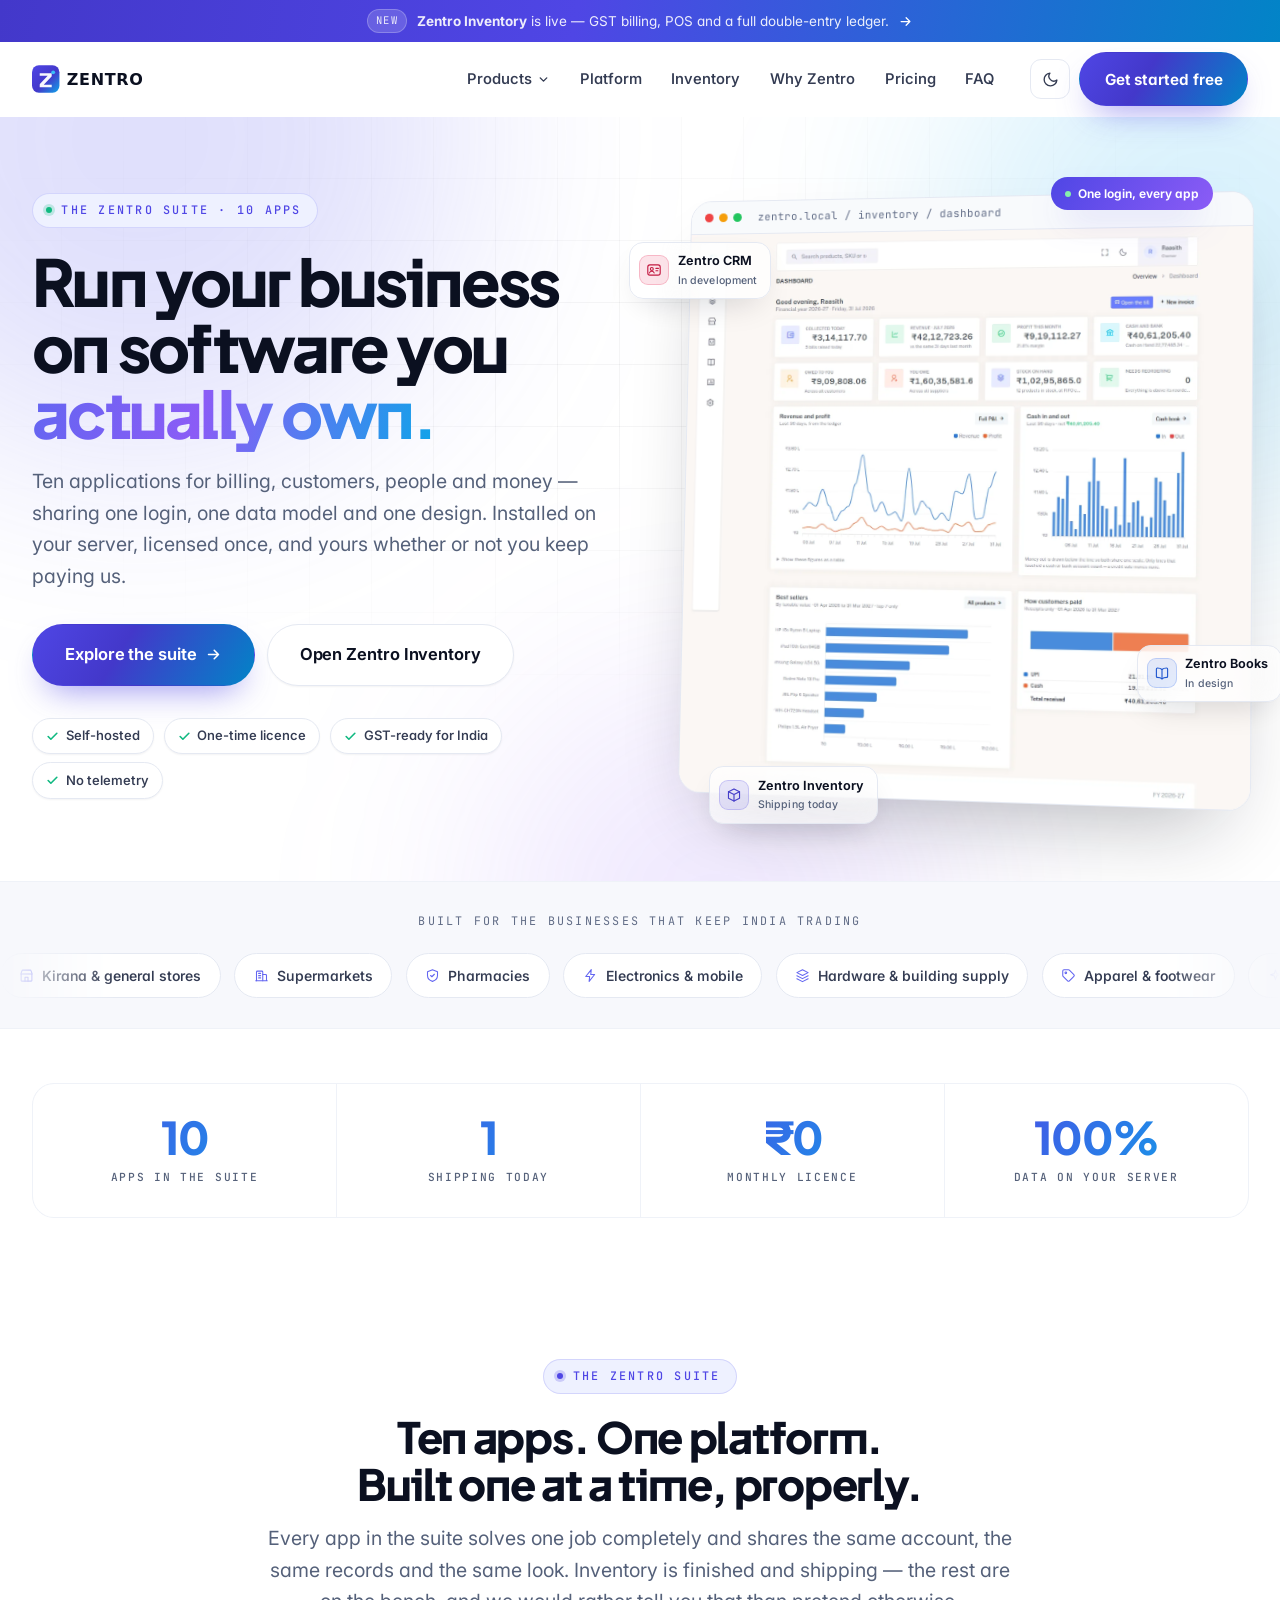
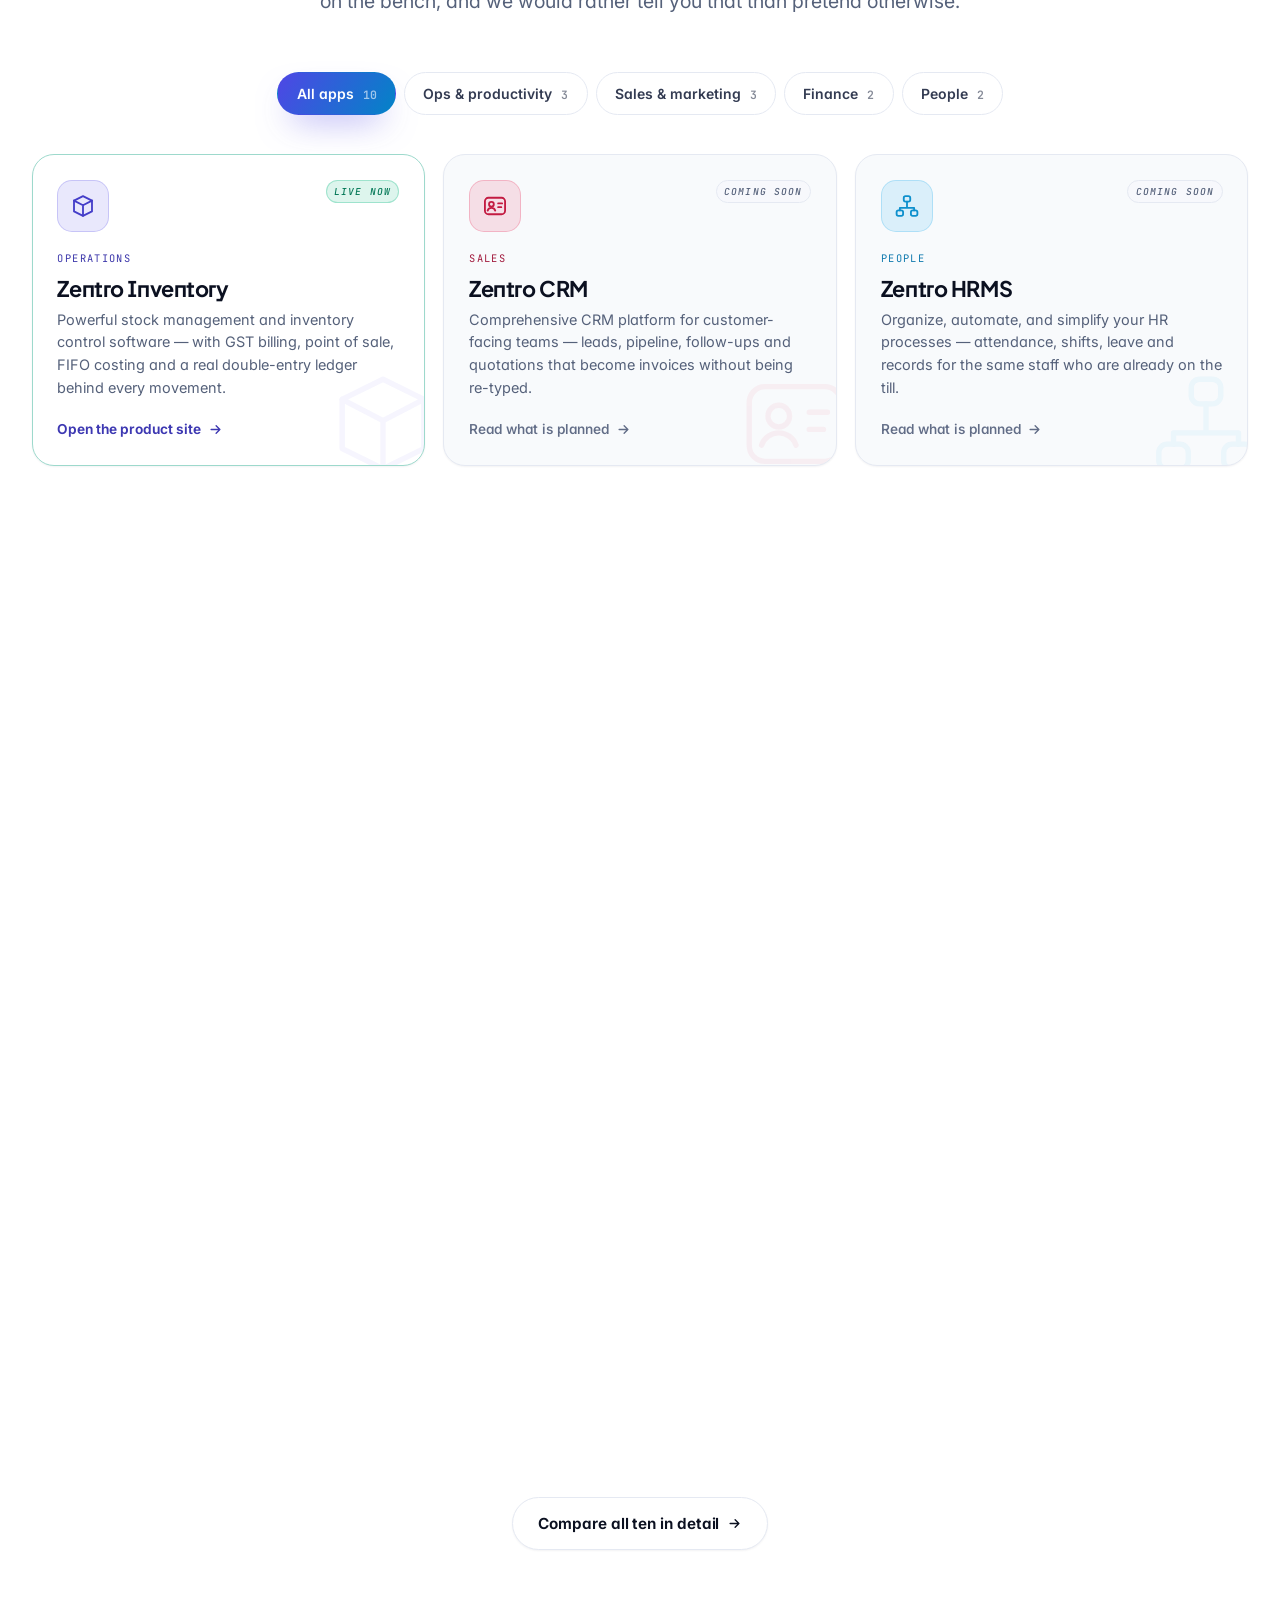
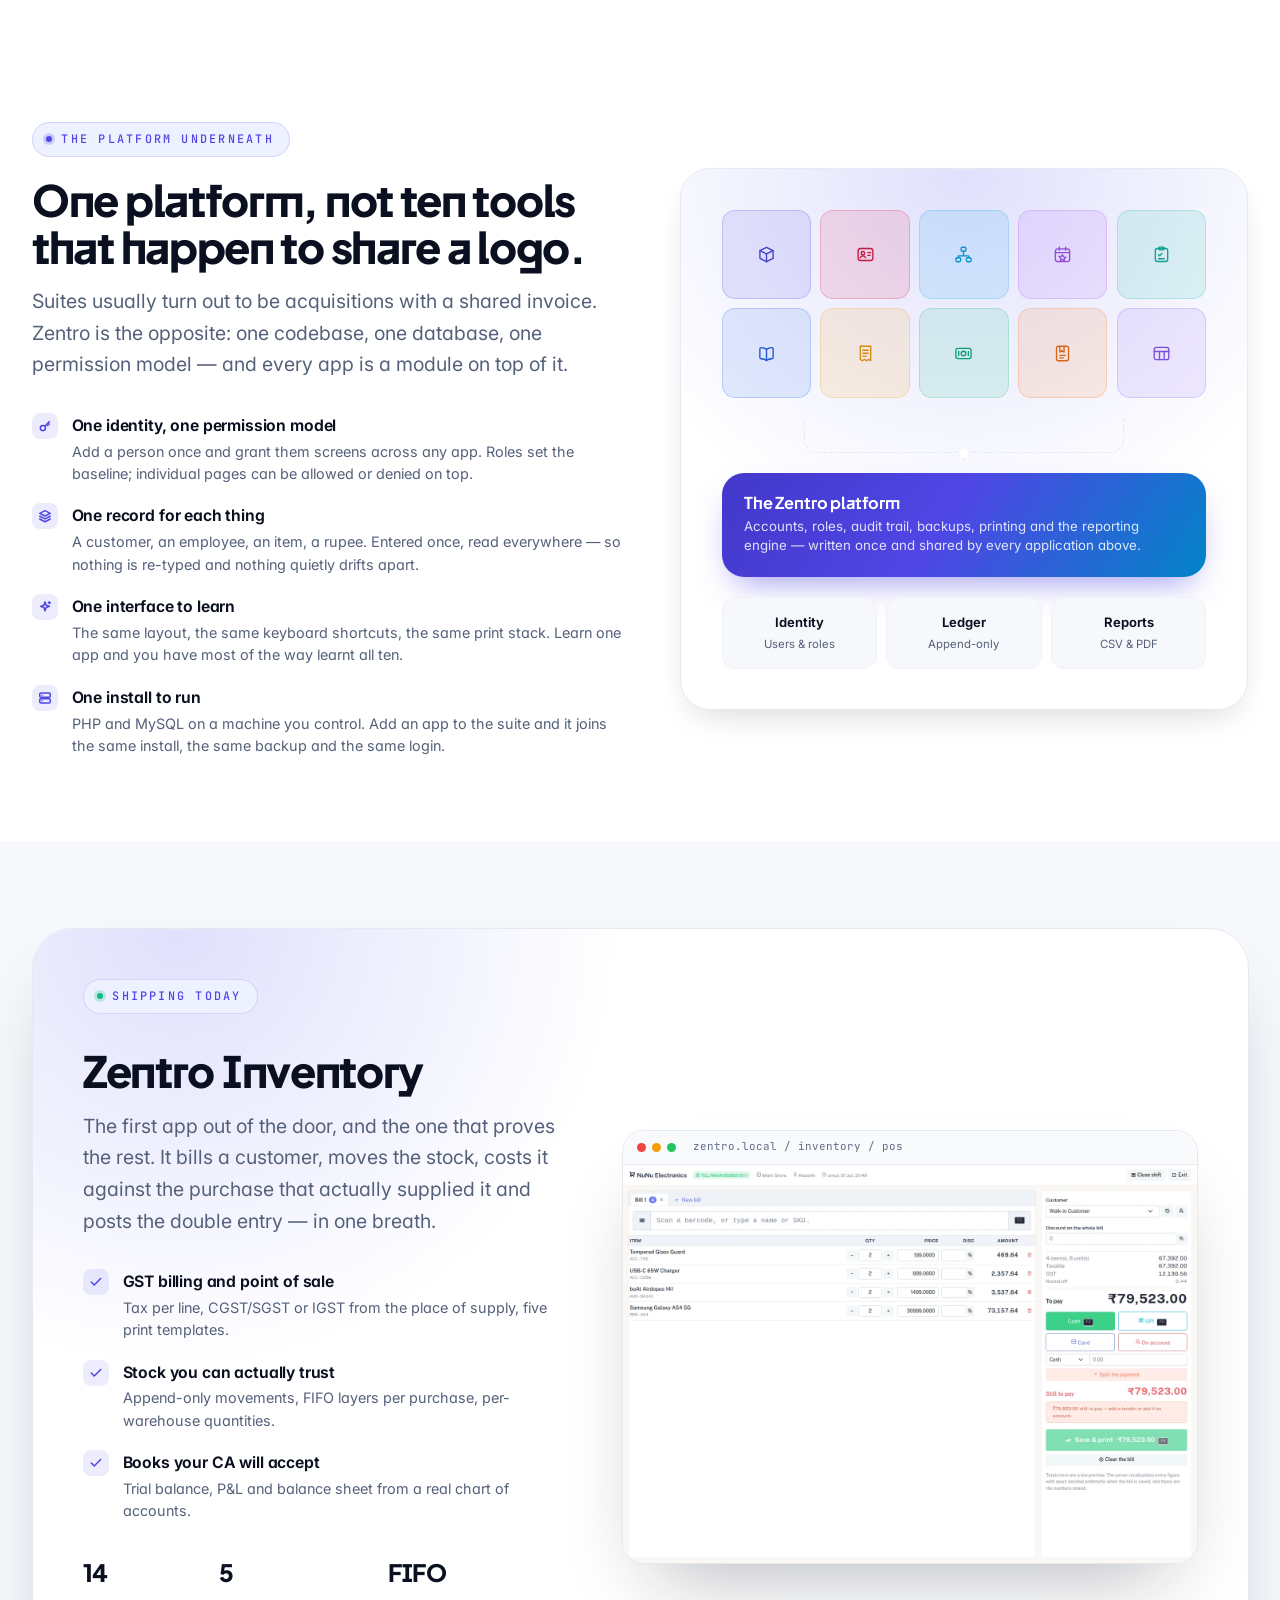
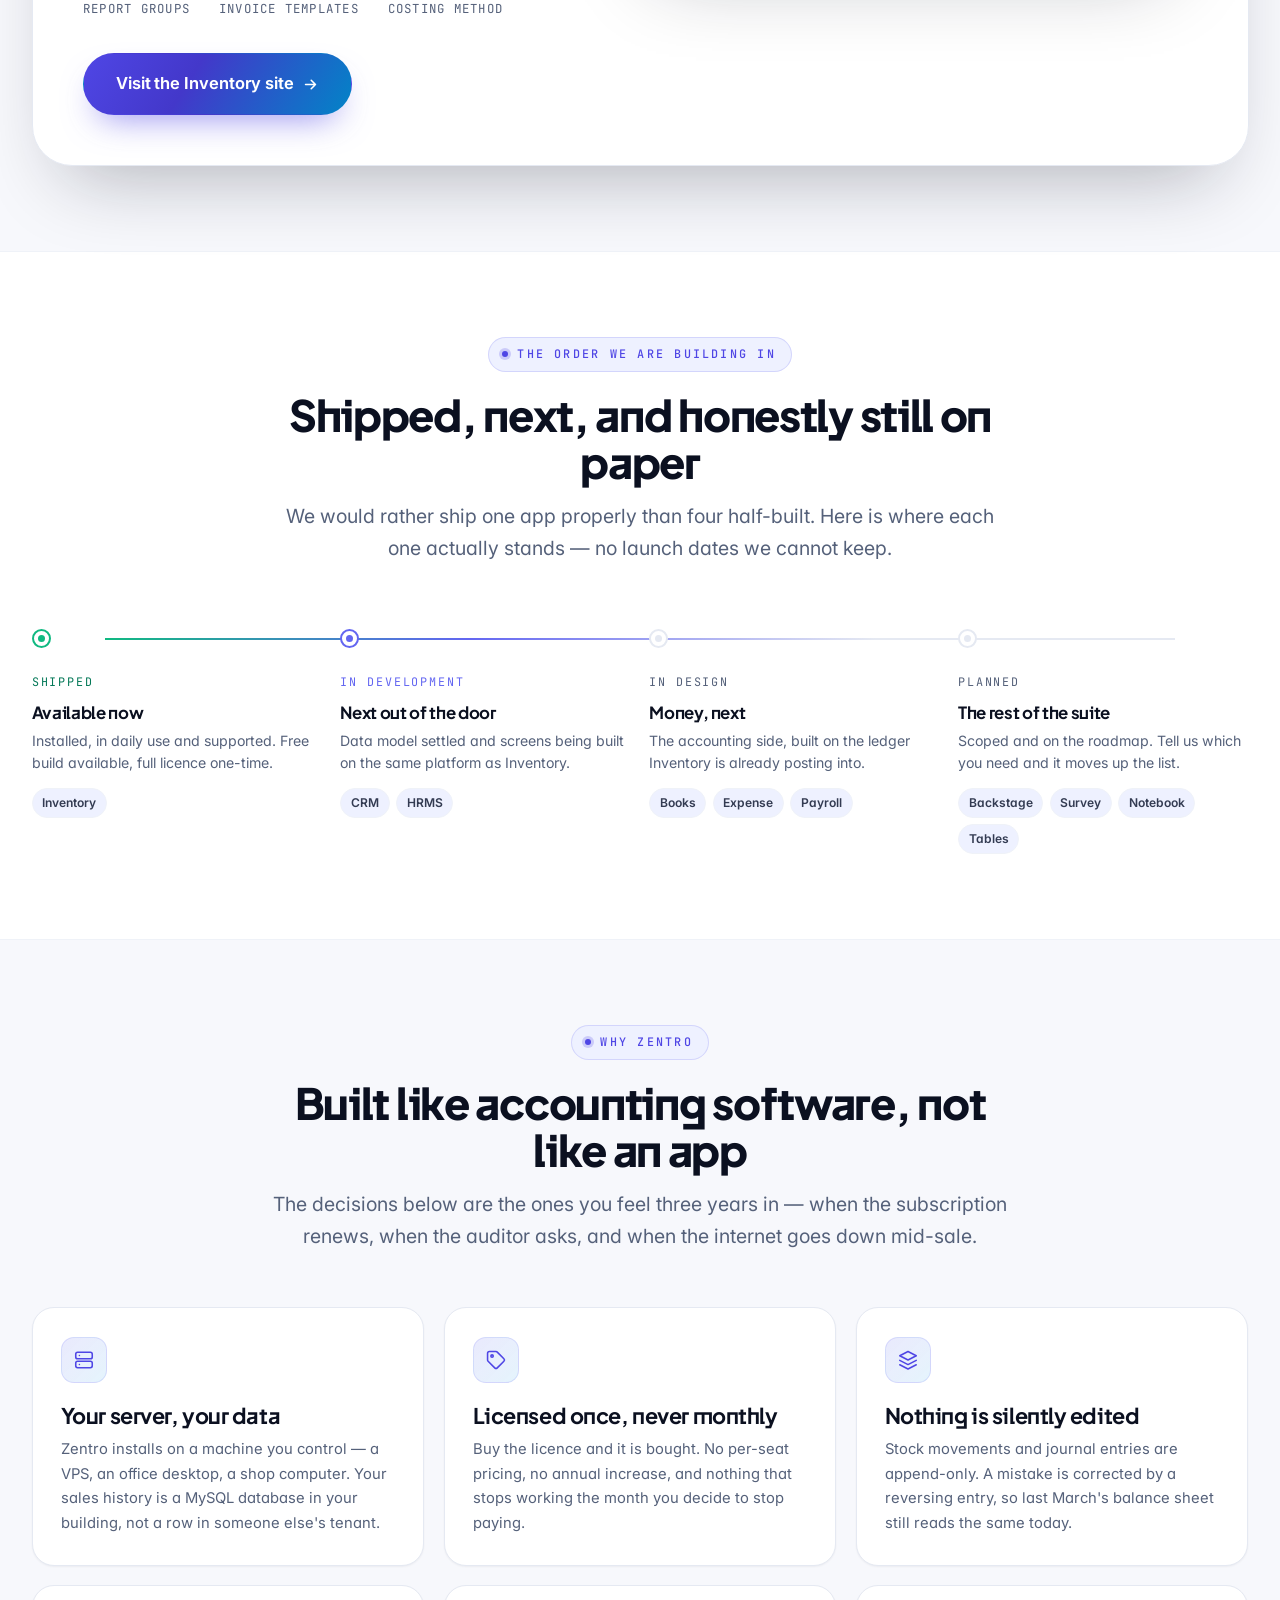
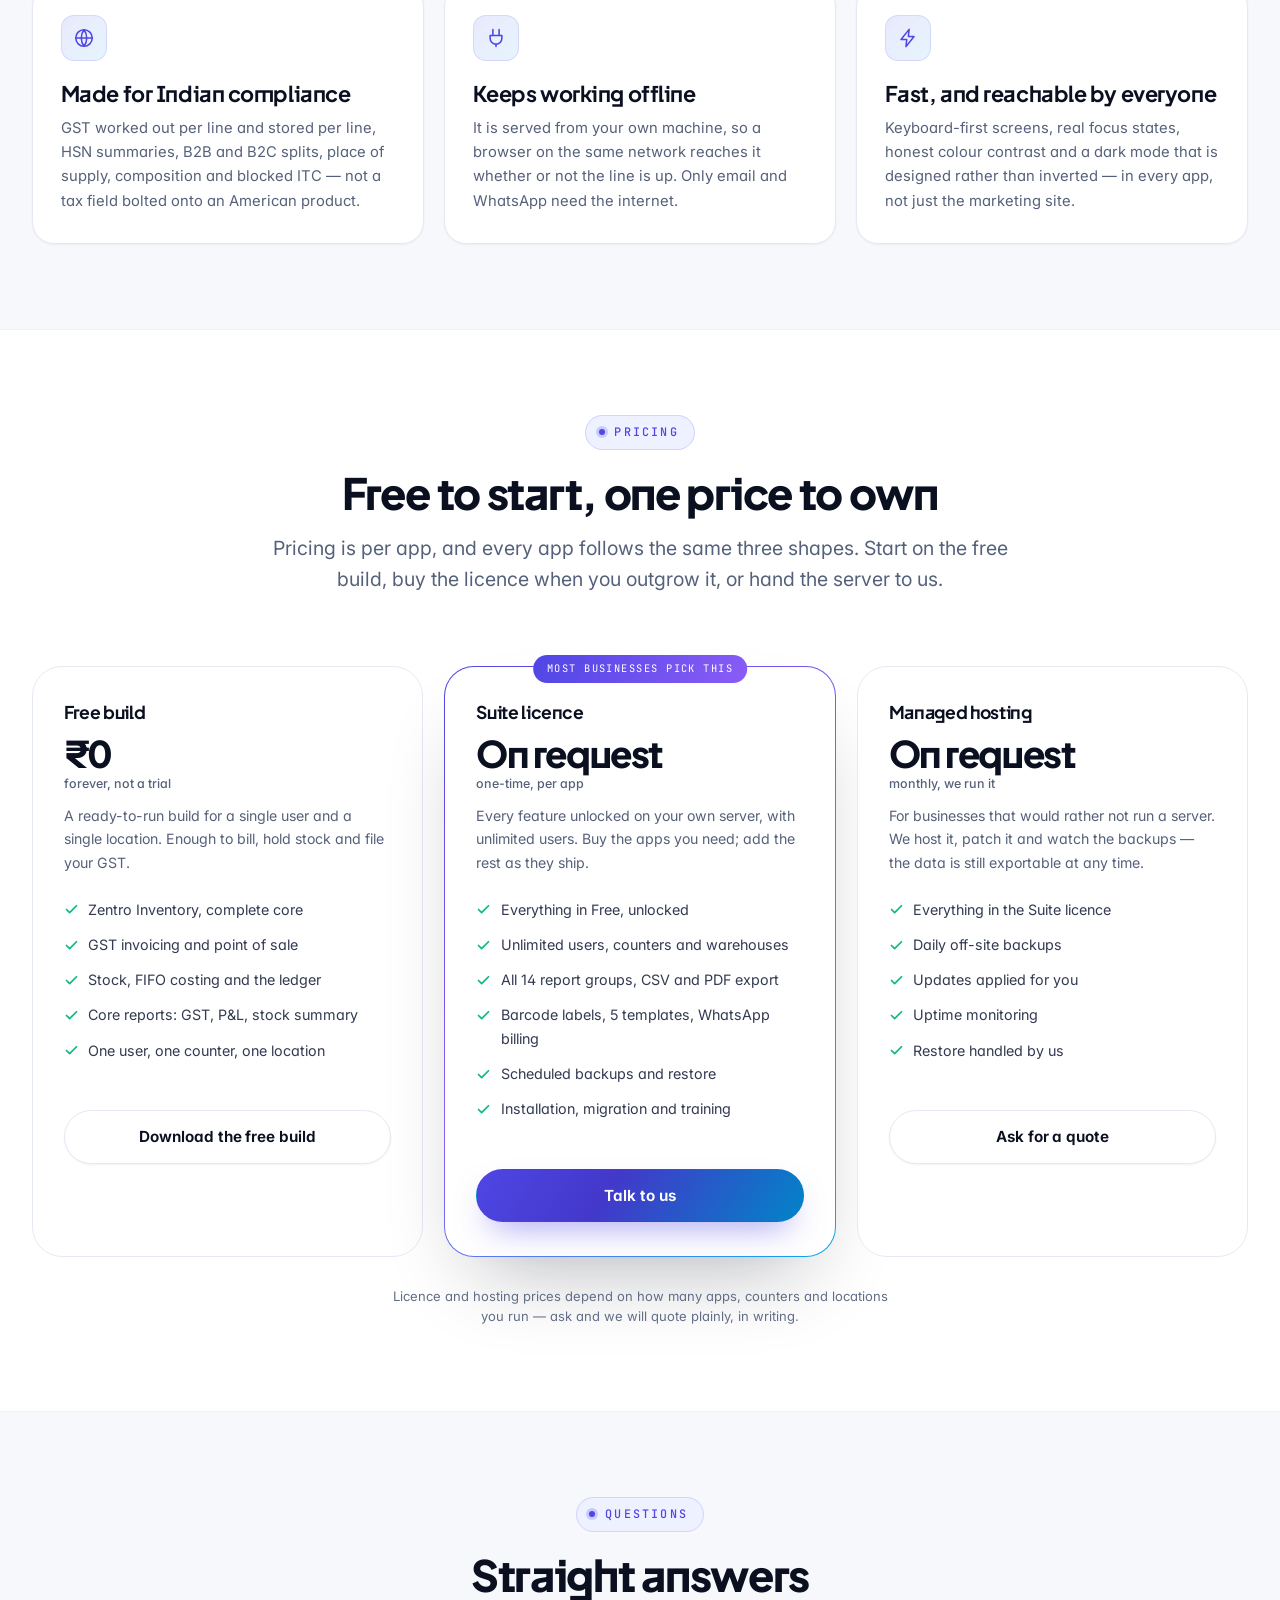
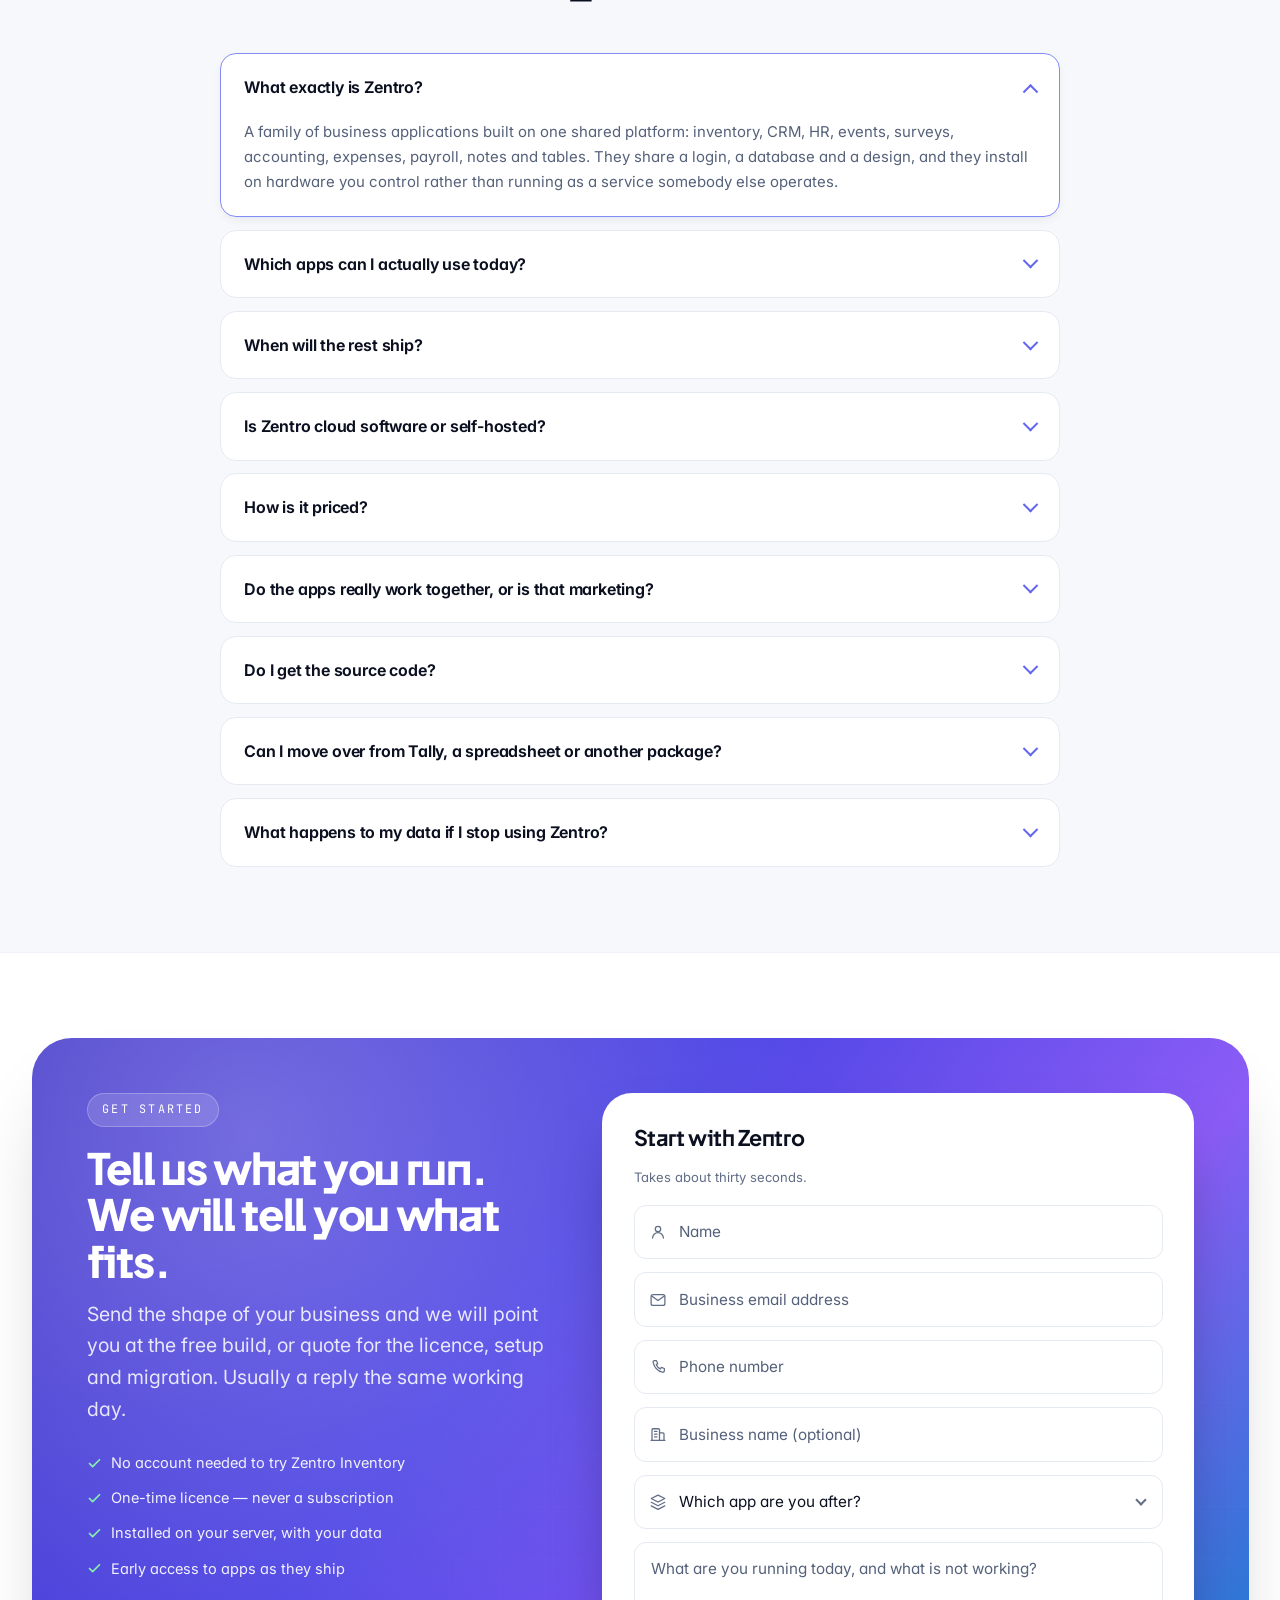
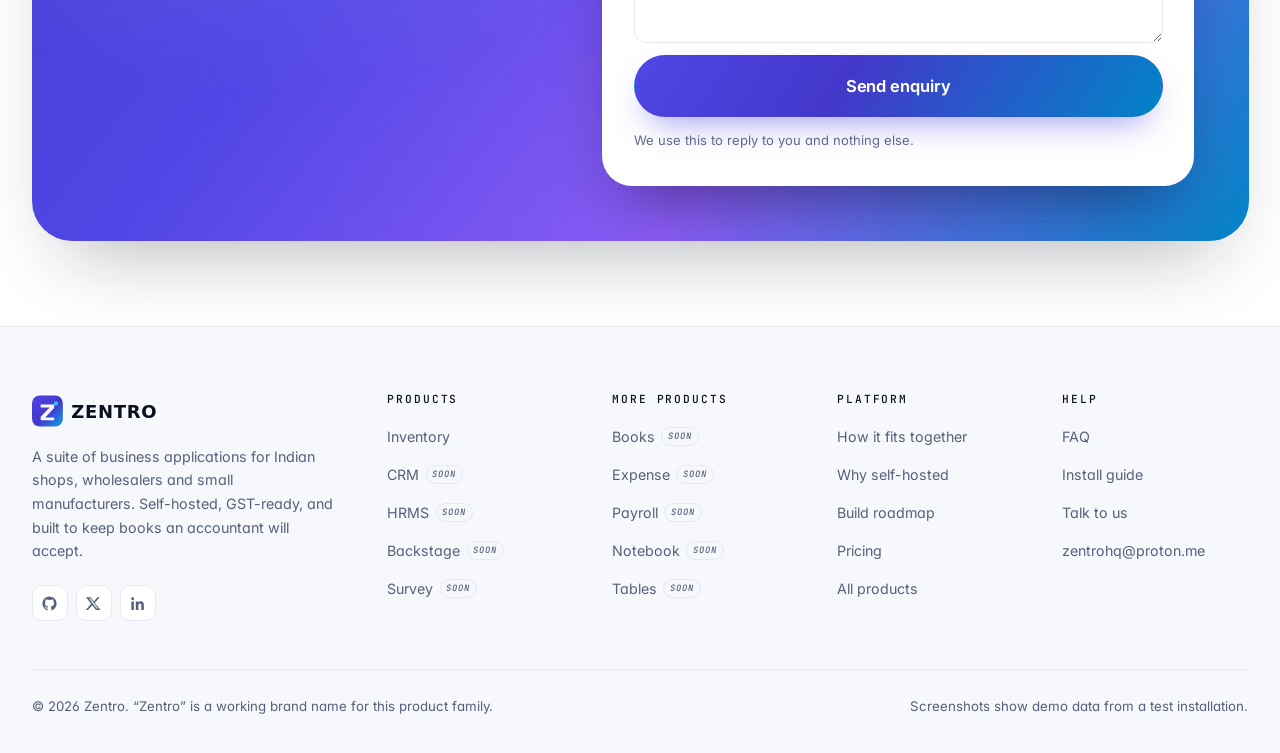
<file: index.html>
<!DOCTYPE html>
<html lang="en" data-theme="light">
<head>
<meta charset="utf-8">
<meta name="viewport" content="width=device-width, initial-scale=1">
<title>Zentro — the business suite you actually own</title>
<meta name="description" content="Zentro is a suite of ten business applications — inventory, CRM, HRMS, books, payroll and more — sharing one login, one data model and one design. Self-hosted on your server, licensed once. Zentro Inventory ships today.">
<meta name="theme-color" content="#FFFFFF">
<link rel="canonical" href="https://zentrosuite.github.io/zentro/">
<link rel="icon" type="image/svg+xml" href="assets/img/brand/zentro-mark.svg">
<link rel="apple-touch-icon" href="assets/img/brand/zentro-mark.svg">

<meta property="og:type" content="website">
<meta property="og:site_name" content="Zentro">
<meta property="og:title" content="Zentro — the business suite you actually own">
<meta property="og:description" content="Ten business apps, one platform, running on your own server. Licensed once, never monthly.">
<meta property="og:image" content="assets/img/og-cover.png">
<meta property="og:image:width" content="1200">
<meta property="og:image:height" content="630">
<meta name="twitter:card" content="summary_large_image">
<meta name="twitter:title" content="Zentro — the business suite you actually own">
<meta name="twitter:description" content="Ten business apps, one platform, running on your own server. Licensed once, never monthly.">
<meta name="twitter:image" content="assets/img/og-cover.png">

<link rel="preconnect" href="https://fonts.googleapis.com">
<link rel="preconnect" href="https://fonts.gstatic.com" crossorigin>
<link rel="preload" as="image" href="assets/img/shot-dashboard-light.webp">
<link href="https://fonts.googleapis.com/css2?family=Inter:wght@400;500;600;700&family=Plus+Jakarta+Sans:wght@600;700;800&family=JetBrains+Mono:wght@500&display=swap" rel="stylesheet">
<link rel="stylesheet" href="assets/css/style.css">

<script>
  /* Applied before first paint so a dark-mode visitor never sees a white flash. */
  (function () {
    try {
      var s = localStorage.getItem('zentro-theme');
      var d = window.matchMedia('(prefers-color-scheme: dark)').matches;
      document.documentElement.dataset.theme = s || (d ? 'dark' : 'light');
    } catch (e) {}
  })();
</script>

<script type="application/ld+json">
{
  "@context": "https://schema.org",
  "@type": "Organization",
  "name": "Zentro",
  "url": "https://zentrosuite.github.io/zentro/",
  "logo": "https://zentrosuite.github.io/zentro/assets/img/brand/zentro-mark.svg",
  "description": "A suite of self-hosted business applications for Indian businesses.",
  "makesOffer": [{
    "@type": "Offer",
    "itemOffered": {
      "@type": "SoftwareApplication",
      "name": "Zentro Inventory",
      "applicationCategory": "BusinessApplication",
      "operatingSystem": "Web (self-hosted, PHP 8.4 + MySQL 8)"
    }
  }]
}
</script>
</head>
<body>

<a class="skip" href="#main">Skip to content</a>
<div class="progress" aria-hidden="true"></div>

<!-- ══════════════════ icon sprite ══════════════════
     One definition per glyph, referenced with <use>. Keeps the markup light
     and every icon inherits currentColor from whatever it sits in. -->
<svg width="0" height="0" style="position:absolute" aria-hidden="true" focusable="false"><defs>
  <symbol id="i-inventory" viewBox="0 0 24 24"><path d="M12 2.9 20.3 7v10L12 21.1 3.7 17V7z"/><path d="M3.7 7 12 11.3 20.3 7M12 11.3v9.8"/></symbol>
  <symbol id="i-crm" viewBox="0 0 24 24"><rect x="2.7" y="4.4" width="18.6" height="15.2" rx="3.2"/><circle cx="8.7" cy="10.4" r="2.2"/><path d="M5.2 16.3a3.7 3.7 0 0 1 7 0"/><path d="M14.9 9.6h3.7M14.9 13.1h2.9"/></symbol>
  <symbol id="i-hrms" viewBox="0 0 24 24"><rect x="9" y="2.9" width="6" height="5" rx="1.7"/><rect x="2.4" y="16.1" width="6" height="5" rx="1.7"/><rect x="15.6" y="16.1" width="6" height="5" rx="1.7"/><path d="M12 7.9v5.9M5.4 16.1v-2.3h13.2v2.3"/></symbol>
  <symbol id="i-backstage" viewBox="0 0 24 24"><rect x="3" y="4.8" width="18" height="16.2" rx="3"/><path d="M3 9.6h18M8 2.9v3.8M16 2.9v3.8"/><path d="m12 12.4 1.3 2.7 3 .45-2.15 2.1.5 2.95L12 18.2l-2.65 1.4.5-2.95-2.15-2.1 3-.45z"/></symbol>
  <symbol id="i-survey" viewBox="0 0 24 24"><rect x="4.2" y="4.4" width="15.6" height="16.4" rx="2.6"/><rect x="8.4" y="2.6" width="7.2" height="3.6" rx="1.4"/><path d="m8.2 12.2 1.5 1.5 2.9-2.9M8.2 17.4h7.4"/></symbol>
  <symbol id="i-books" viewBox="0 0 24 24"><path d="M12 6.7C10.4 5.2 8.2 4.5 5 4.5a1.4 1.4 0 0 0-1.4 1.4v11.3c0 .8.6 1.4 1.4 1.4 3.2 0 5.4.7 7 2.2 1.6-1.5 3.8-2.2 7-2.2.8 0 1.4-.6 1.4-1.4V5.9c0-.8-.6-1.4-1.4-1.4-3.2 0-5.4.7-7 2.2z"/><path d="M12 6.7v14.1"/></symbol>
  <symbol id="i-expense" viewBox="0 0 24 24"><path d="M5.4 2.9h13.2v18.2l-2.64-1.55-2.64 1.55-2.64-1.55-2.64 1.55-2.64-1.55z"/><path d="M8.6 7.9h6.8M8.6 11.7h6.8M8.6 15.4h4.2"/></symbol>
  <symbol id="i-payroll" viewBox="0 0 24 24"><rect x="2.4" y="5.6" width="19.2" height="12.8" rx="2.6"/><circle cx="12" cy="12" r="2.9"/><path d="M5.9 9.4v5.2M18.1 9.4v5.2"/></symbol>
  <symbol id="i-notebook" viewBox="0 0 24 24"><rect x="4.4" y="2.8" width="15.2" height="18.4" rx="2.6"/><path d="M8.6 2.8v7.4l2.7-1.8 2.7 1.8V2.8"/><path d="M8.6 14.4h6.8M8.6 17.6h4.4"/></symbol>
  <symbol id="i-tables" viewBox="0 0 24 24"><rect x="2.8" y="4.3" width="18.4" height="15.4" rx="2.8"/><path d="M2.8 9.5h18.4M9.5 9.5v10.2M15.4 9.5v10.2"/></symbol>

  <symbol id="i-check" viewBox="0 0 24 24"><path d="M20 6 9 17l-5-5"/></symbol>
  <symbol id="i-arrow" viewBox="0 0 24 24"><path d="M5 12h14M13 6l6 6-6 6"/></symbol>
  <symbol id="i-up" viewBox="0 0 24 24"><path d="M12 19V5M6 11l6-6 6 6"/></symbol>
  <symbol id="i-chev" viewBox="0 0 24 24"><path d="m6 9 6 6 6-6"/></symbol>
  <symbol id="i-menu" viewBox="0 0 24 24"><path d="M3 6h18M3 12h18M3 18h18"/></symbol>
  <symbol id="i-moon" viewBox="0 0 24 24"><path d="M21 12.8A9 9 0 1 1 11.2 3a7 7 0 0 0 9.8 9.8z"/></symbol>
  <symbol id="i-sun" viewBox="0 0 24 24"><circle cx="12" cy="12" r="4.2"/><path d="M12 2v2M12 20v2M2 12h2M20 12h2M4.9 4.9l1.4 1.4M17.7 17.7l1.4 1.4M19.1 4.9l-1.4 1.4M6.3 17.7l-1.4 1.4"/></symbol>
  <symbol id="i-server" viewBox="0 0 24 24"><rect x="3" y="3.6" width="18" height="7" rx="2"/><rect x="3" y="13.4" width="18" height="7" rx="2"/><path d="M7 7.1h.01M7 16.9h.01"/></symbol>
  <symbol id="i-tag" viewBox="0 0 24 24"><path d="M20.6 13.4 13.4 20.6a2 2 0 0 1-2.8 0l-7.2-7.2A2 2 0 0 1 2.8 12V4.8a2 2 0 0 1 2-2H12a2 2 0 0 1 1.4.6l7.2 7.2a2 2 0 0 1 0 2.8z"/><circle cx="7.7" cy="7.7" r="1.3"/></symbol>
  <symbol id="i-globe" viewBox="0 0 24 24"><circle cx="12" cy="12" r="9"/><path d="M3 12h18M12 3a15 15 0 0 1 0 18 15 15 0 0 1 0-18z"/></symbol>
  <symbol id="i-layers" viewBox="0 0 24 24"><path d="m12 2.8 9 4.6-9 4.6-9-4.6z"/><path d="m3 12.4 9 4.6 9-4.6M3 17.2l9 4.6 9-4.6"/></symbol>
  <symbol id="i-bolt" viewBox="0 0 24 24"><path d="M13.2 2.6 4.4 13.6h6.2l-.8 7.8 8.8-11h-6.2z"/></symbol>
  <symbol id="i-plug" viewBox="0 0 24 24"><path d="M8.6 2.8v6.4M15.4 2.8v6.4"/><path d="M5.6 9.2h12.8v3.2a6.4 6.4 0 0 1-12.8 0z"/><path d="M12 18.8v2.4"/></symbol>
  <symbol id="i-key" viewBox="0 0 24 24"><circle cx="8.4" cy="15.6" r="4.4"/><path d="m11.6 12.4 8-8M17.2 6.8l2.2 2.2M14.8 9.2l2.2 2.2"/></symbol>
  <symbol id="i-users" viewBox="0 0 24 24"><circle cx="9.2" cy="8.4" r="3.4"/><path d="M2.8 20a6.4 6.4 0 0 1 12.8 0"/><path d="M16.4 5.4a3.4 3.4 0 0 1 0 6M18.4 20a6.4 6.4 0 0 0-3-5.4"/></symbol>
  <symbol id="i-chart" viewBox="0 0 24 24"><path d="M3.5 20.5h17"/><rect x="5.6" y="12" width="3.4" height="6.4" rx="1"/><rect x="10.9" y="7.6" width="3.4" height="10.8" rx="1"/><rect x="16.2" y="4" width="3.4" height="14.4" rx="1"/></symbol>
  <symbol id="i-store" viewBox="0 0 24 24"><path d="M3.4 9.6h17.2V20a1 1 0 0 1-1 1H4.4a1 1 0 0 1-1-1z"/><path d="M3 9.6 4.7 4.4a1.4 1.4 0 0 1 1.3-1h12a1.4 1.4 0 0 1 1.3 1l1.7 5.2"/><path d="M9.6 21v-6.2h4.8V21"/></symbol>
  <symbol id="i-building" viewBox="0 0 24 24"><path d="M4 20.5V6.4A1.4 1.4 0 0 1 5.4 5h7.2A1.4 1.4 0 0 1 14 6.4v14.1"/><path d="M14 10.5h4.6A1.4 1.4 0 0 1 20 11.9v8.6M2.8 20.5h18.4M7.4 8.6h3.2M7.4 12.2h3.2M7.4 15.8h3.2"/></symbol>
  <symbol id="i-shield" viewBox="0 0 24 24"><path d="M12 2.8 20 6v6c0 5-3.4 8-8 9.4C7.4 20 4 17 4 12V6z"/><path d="m9 12 2 2 4-4"/></symbol>
  <symbol id="i-mail" viewBox="0 0 24 24"><rect x="2.8" y="4.8" width="18.4" height="14.4" rx="2.6"/><path d="m3.6 6.8 8.4 6 8.4-6"/></symbol>
  <symbol id="i-user" viewBox="0 0 24 24"><circle cx="12" cy="8" r="3.6"/><path d="M4.8 20a7.2 7.2 0 0 1 14.4 0"/></symbol>
  <symbol id="i-phone" viewBox="0 0 24 24"><path d="M7 3.5h3l1.6 4-2 1.4a11.5 11.5 0 0 0 5.5 5.5l1.4-2 4 1.6v3a2 2 0 0 1-2.2 2A17.5 17.5 0 0 1 5.5 5.7 2 2 0 0 1 7 3.5z"/></symbol>
  <symbol id="i-sparkle" viewBox="0 0 24 24"><path d="M12 3.2 13.9 9l5.8 1.9-5.8 1.9L12 18.6l-1.9-5.8L4.3 10.9 10.1 9z"/><path d="M19.4 3v3.2M21 4.6h-3.2"/></symbol>
  <symbol id="i-x" viewBox="0 0 24 24" fill="currentColor" stroke="none"><path d="M17.5 3h3.3l-7.2 8.2L22 21h-6.6l-5.2-6.7L4.3 21H1l7.7-8.8L1.3 3H8l4.7 6.2zm-1.2 16h1.8L7.8 4.9H5.8z"/></symbol>
  <symbol id="i-in" viewBox="0 0 24 24" fill="currentColor" stroke="none"><path d="M6.9 21H3.3V9.1h3.6zM5.1 7.5a2.1 2.1 0 1 1 0-4.2 2.1 2.1 0 0 1 0 4.2M21 21h-3.6v-5.8c0-1.4 0-3.2-1.9-3.2s-2.3 1.5-2.3 3.1V21H9.6V9.1h3.5v1.6h.05a3.8 3.8 0 0 1 3.4-1.9c3.7 0 4.4 2.4 4.4 5.6z"/></symbol>
  <symbol id="i-gh" viewBox="0 0 24 24" fill="currentColor" stroke="none"><path d="M12 2a10 10 0 0 0-3.16 19.49c.5.09.68-.22.68-.48v-1.7c-2.78.6-3.37-1.34-3.37-1.34-.45-1.16-1.11-1.47-1.11-1.47-.91-.62.07-.61.07-.61 1 .07 1.53 1.03 1.53 1.03.9 1.53 2.34 1.09 2.91.83.09-.65.35-1.09.63-1.34-2.22-.25-4.56-1.11-4.56-4.94 0-1.09.39-1.98 1.03-2.68-.1-.25-.45-1.27.1-2.64 0 0 .84-.27 2.75 1.02a9.5 9.5 0 0 1 5 0c1.91-1.29 2.75-1.02 2.75-1.02.55 1.37.2 2.39.1 2.64.64.7 1.03 1.59 1.03 2.68 0 3.84-2.34 4.69-4.57 4.94.36.31.68.92.68 1.85v2.74c0 .27.18.58.69.48A10 10 0 0 0 12 2"/></symbol>
</defs></svg>

<!-- ══════════════════ announcement ══════════════════ -->
<div class="announce">
  <a href="https://zentrosuite.github.io/zentro/inventory/">
    <span class="tag">New</span>
    <span><b>Zentro Inventory</b> is live — GST billing, POS and a full double-entry ledger.</span>
    <svg class="arw" width="15" height="15" viewBox="0 0 24 24" fill="none" stroke="currentColor" stroke-width="2" stroke-linecap="round" stroke-linejoin="round"><use href="#i-arrow"/></svg>
  </a>
</div>

<!-- ══════════════════ header ══════════════════ -->
<header class="hdr">
  <div class="wrap hdr__in">
    <a class="brand" href="./" aria-label="Zentro home">
      <img class="shot--light" src="assets/img/brand/zentro-logo-dark-text.svg" alt="Zentro" width="196" height="56">
      <img class="shot--dark" src="assets/img/brand/zentro-logo-light-text.svg" alt="Zentro" width="196" height="56">
    </a>

    <nav class="nav" aria-label="Primary">
      <div class="mega" data-mega aria-expanded="false">
        <button class="mega__btn" type="button" aria-haspopup="true" aria-expanded="false">
          Products
          <svg width="13" height="13" viewBox="0 0 24 24" fill="none" stroke="currentColor" stroke-width="2.6" stroke-linecap="round" stroke-linejoin="round"><use href="#i-chev"/></svg>
        </button>

        <div class="mega__panel">
          <div class="mega__grid">
            <a class="mega__item" href="https://zentrosuite.github.io/zentro/inventory/" style="--accent:#4F46E5">
              <span class="tile"><svg viewBox="0 0 24 24"><use href="#i-inventory"/></svg></span>
              <span><span class="mega__t">Inventory <em class="live">Live</em></span>
              <span class="mega__d">Stock management and inventory control</span></span>
            </a>
            <a class="mega__item" href="products.html#crm" style="--accent:#E11D48">
              <span class="tile"><svg viewBox="0 0 24 24"><use href="#i-crm"/></svg></span>
              <span><span class="mega__t">CRM <em class="soon">Soon</em></span>
              <span class="mega__d">For customer-facing teams</span></span>
            </a>
            <a class="mega__item" href="products.html#hrms" style="--accent:#0EA5E9">
              <span class="tile"><svg viewBox="0 0 24 24"><use href="#i-hrms"/></svg></span>
              <span><span class="mega__t">HRMS <em class="soon">Soon</em></span>
              <span class="mega__d">Automate and simplify HR</span></span>
            </a>
            <a class="mega__item" href="products.html#backstage" style="--accent:#A855F7">
              <span class="tile"><svg viewBox="0 0 24 24"><use href="#i-backstage"/></svg></span>
              <span><span class="mega__t">Backstage <em class="soon">Soon</em></span>
              <span class="mega__d">End-to-end event management</span></span>
            </a>
            <a class="mega__item" href="products.html#survey" style="--accent:#14B8A6">
              <span class="tile"><svg viewBox="0 0 24 24"><use href="#i-survey"/></svg></span>
              <span><span class="mega__t">Survey <em class="soon">Soon</em></span>
              <span class="mega__d">Reach and interact with your audience</span></span>
            </a>
            <a class="mega__item" href="products.html#books" style="--accent:#2563EB">
              <span class="tile"><svg viewBox="0 0 24 24"><use href="#i-books"/></svg></span>
              <span><span class="mega__t">Books <em class="soon">Soon</em></span>
              <span class="mega__d">Accounting for growing businesses</span></span>
            </a>
            <a class="mega__item" href="products.html#expense" style="--accent:#F59E0B">
              <span class="tile"><svg viewBox="0 0 24 24"><use href="#i-expense"/></svg></span>
              <span><span class="mega__t">Expense <em class="soon">Soon</em></span>
              <span class="mega__d">Effortless expense reporting</span></span>
            </a>
            <a class="mega__item" href="products.html#payroll" style="--accent:#10B981">
              <span class="tile"><svg viewBox="0 0 24 24"><use href="#i-payroll"/></svg></span>
              <span><span class="mega__t">Payroll <em class="soon">Soon</em></span>
              <span class="mega__d">Effortless payroll processing</span></span>
            </a>
            <a class="mega__item" href="products.html#notebook" style="--accent:#F97316">
              <span class="tile"><svg viewBox="0 0 24 24"><use href="#i-notebook"/></svg></span>
              <span><span class="mega__t">Notebook <em class="soon">Soon</em></span>
              <span class="mega__d">A beautiful home for all your notes</span></span>
            </a>
            <a class="mega__item" href="products.html#tables" style="--accent:#8B5CF6">
              <span class="tile"><svg viewBox="0 0 24 24"><use href="#i-tables"/></svg></span>
              <span><span class="mega__t">Tables <em class="soon">Soon</em></span>
              <span class="mega__d">Spreadsheet-database hybrid</span></span>
            </a>
          </div>
          <div class="mega__foot">
            <p>One login, one data model, one design across all ten.</p>
            <a class="btn btn--ghost btn--sm" href="products.html">
              All products
              <svg class="arw" width="14" height="14" viewBox="0 0 24 24" fill="none" stroke="currentColor" stroke-width="2.2" stroke-linecap="round" stroke-linejoin="round"><use href="#i-arrow"/></svg>
            </a>
          </div>
        </div>
      </div>

      <a class="nav__link" href="#platform" data-spy="platform">Platform</a>
      <a class="nav__link" href="#inventory" data-spy="inventory">Inventory</a>
      <a class="nav__link" href="#why" data-spy="why">Why Zentro</a>
      <a class="nav__link" href="#pricing" data-spy="pricing">Pricing</a>
      <a class="nav__link" href="#faq" data-spy="faq">FAQ</a>
    </nav>

    <div class="hdr__cta">
      <button class="icon-btn" type="button" data-theme-toggle aria-label="Switch to dark mode">
        <svg class="moon" width="17" height="17" viewBox="0 0 24 24" fill="none" stroke="currentColor" stroke-width="1.9" stroke-linecap="round" stroke-linejoin="round"><use href="#i-moon"/></svg>
        <svg class="sun" width="17" height="17" viewBox="0 0 24 24" fill="none" stroke="currentColor" stroke-width="1.9" stroke-linecap="round" stroke-linejoin="round"><use href="#i-sun"/></svg>
      </button>
      <button class="icon-btn burger" id="burger" type="button" aria-label="Open menu" aria-controls="drawer" aria-expanded="false">
        <svg width="18" height="18" viewBox="0 0 24 24" fill="none" stroke="currentColor" stroke-width="2" stroke-linecap="round"><use href="#i-menu"/></svg>
      </button>
      <a class="btn btn--primary btn--desk" href="#contact">Get started free</a>
    </div>
  </div>
</header>

<!-- ══════════════════ mobile drawer ══════════════════ -->
<div class="drawer" id="drawer">
  <h4>Products</h4>
  <div class="drawer__apps">
    <a class="drawer__app" href="https://zentrosuite.github.io/zentro/inventory/" style="--accent:#4F46E5"><span class="tile"><svg viewBox="0 0 24 24"><use href="#i-inventory"/></svg></span> Inventory</a>
    <a class="drawer__app" href="products.html#crm" style="--accent:#E11D48"><span class="tile"><svg viewBox="0 0 24 24"><use href="#i-crm"/></svg></span> CRM <em class="soon">Soon</em></a>
    <a class="drawer__app" href="products.html#hrms" style="--accent:#0EA5E9"><span class="tile"><svg viewBox="0 0 24 24"><use href="#i-hrms"/></svg></span> HRMS <em class="soon">Soon</em></a>
    <a class="drawer__app" href="products.html#backstage" style="--accent:#A855F7"><span class="tile"><svg viewBox="0 0 24 24"><use href="#i-backstage"/></svg></span> Backstage <em class="soon">Soon</em></a>
    <a class="drawer__app" href="products.html#survey" style="--accent:#14B8A6"><span class="tile"><svg viewBox="0 0 24 24"><use href="#i-survey"/></svg></span> Survey <em class="soon">Soon</em></a>
    <a class="drawer__app" href="products.html#books" style="--accent:#2563EB"><span class="tile"><svg viewBox="0 0 24 24"><use href="#i-books"/></svg></span> Books <em class="soon">Soon</em></a>
    <a class="drawer__app" href="products.html#expense" style="--accent:#F59E0B"><span class="tile"><svg viewBox="0 0 24 24"><use href="#i-expense"/></svg></span> Expense <em class="soon">Soon</em></a>
    <a class="drawer__app" href="products.html#payroll" style="--accent:#10B981"><span class="tile"><svg viewBox="0 0 24 24"><use href="#i-payroll"/></svg></span> Payroll <em class="soon">Soon</em></a>
    <a class="drawer__app" href="products.html#notebook" style="--accent:#F97316"><span class="tile"><svg viewBox="0 0 24 24"><use href="#i-notebook"/></svg></span> Notebook <em class="soon">Soon</em></a>
    <a class="drawer__app" href="products.html#tables" style="--accent:#8B5CF6"><span class="tile"><svg viewBox="0 0 24 24"><use href="#i-tables"/></svg></span> Tables <em class="soon">Soon</em></a>
  </div>

  <h4>Company</h4>
  <a class="drawer__link" href="products.html">All products <svg width="15" height="15" viewBox="0 0 24 24" fill="none" stroke="currentColor" stroke-width="2" stroke-linecap="round" stroke-linejoin="round"><use href="#i-arrow"/></svg></a>
  <a class="drawer__link" href="#platform">Platform</a>
  <a class="drawer__link" href="#inventory">Zentro Inventory</a>
  <a class="drawer__link" href="#why">Why Zentro</a>
  <a class="drawer__link" href="#pricing">Pricing</a>
  <a class="drawer__link" href="#faq">FAQ</a>
  <a class="btn btn--primary btn--block btn--lg" href="#contact">Get started free</a>
</div>

<main id="main">

<!-- ══════════════════ hero ══════════════════ -->
<section class="hero">
  <div class="hero__bg" aria-hidden="true">
    <span class="orb orb--a"></span><span class="orb orb--b"></span><span class="orb orb--c"></span>
  </div>

  <div class="wrap hero__grid">
    <div>
      <span class="eyebrow eyebrow--live" data-reveal="up">The Zentro Suite · 10 apps</span>
      <h1 class="display" data-reveal="up" style="--d:.07s">
        Run your business on software you <span class="grad">actually own.</span>
      </h1>
      <p class="lede" data-reveal="up" style="--d:.14s">
        Ten applications for billing, customers, people and money — sharing one login, one data
        model and one design. Installed on your server, licensed once, and yours whether or not
        you keep paying us.
      </p>

      <div class="hero__cta" data-reveal="up" style="--d:.21s">
        <a class="btn btn--primary btn--lg" href="#products">
          Explore the suite
          <svg class="arw" width="17" height="17" viewBox="0 0 24 24" fill="none" stroke="currentColor" stroke-width="2.2" stroke-linecap="round" stroke-linejoin="round"><use href="#i-arrow"/></svg>
        </a>
        <a class="btn btn--ghost btn--lg" href="https://zentrosuite.github.io/zentro/inventory/">Open Zentro Inventory</a>
      </div>

      <div class="hero__proof" data-reveal="up" style="--d:.28s">
        <span class="chip"><svg viewBox="0 0 24 24" fill="none" stroke="currentColor" stroke-width="3" stroke-linecap="round" stroke-linejoin="round"><use href="#i-check"/></svg> Self-hosted</span>
        <span class="chip"><svg viewBox="0 0 24 24" fill="none" stroke="currentColor" stroke-width="3" stroke-linecap="round" stroke-linejoin="round"><use href="#i-check"/></svg> One-time licence</span>
        <span class="chip"><svg viewBox="0 0 24 24" fill="none" stroke="currentColor" stroke-width="3" stroke-linecap="round" stroke-linejoin="round"><use href="#i-check"/></svg> GST-ready for India</span>
        <span class="chip"><svg viewBox="0 0 24 24" fill="none" stroke="currentColor" stroke-width="3" stroke-linecap="round" stroke-linejoin="round"><use href="#i-check"/></svg> No telemetry</span>
      </div>
    </div>

    <div class="hero__media" data-reveal="scale" style="--d:.12s">
      <span class="ribbon"><span class="dot"></span> One login, every app</span>

      <div class="hero__frame">
        <div class="frame__bar" aria-hidden="true">
          <i></i><i></i><i></i><span class="frame__url">zentro.local / inventory / dashboard</span>
        </div>
        <img class="shot--light" src="assets/img/shot-dashboard-light.webp" width="1600" height="1000"
             alt="The Zentro Inventory dashboard showing revenue, profit, cash position and best-selling products" fetchpriority="high">
        <img class="shot--dark" src="assets/img/shot-dashboard-dark.webp" width="1600" height="1000"
             alt="The Zentro Inventory dashboard in dark mode" loading="lazy">
      </div>

      <div class="float float--1" style="--accent:#E11D48" aria-hidden="true">
        <span class="tile"><svg viewBox="0 0 24 24"><use href="#i-crm"/></svg></span>
        <span>Zentro CRM<small>In development</small></span>
      </div>
      <div class="float float--2" style="--accent:#2563EB" aria-hidden="true">
        <span class="tile"><svg viewBox="0 0 24 24"><use href="#i-books"/></svg></span>
        <span>Zentro Books<small>In design</small></span>
      </div>
      <div class="float float--3" style="--accent:#4F46E5" aria-hidden="true">
        <span class="tile"><svg viewBox="0 0 24 24"><use href="#i-inventory"/></svg></span>
        <span>Zentro Inventory<small>Shipping today</small></span>
      </div>
    </div>
  </div>
</section>

<!-- ══════════════════ industries marquee ══════════════════ -->
<section class="strip" aria-label="Businesses Zentro is built for">
  <p class="strip__head">Built for the businesses that keep India trading</p>
  <div class="marquee">
    <div class="marquee__row">
      <span class="marquee__item"><svg viewBox="0 0 24 24"><use href="#i-store"/></svg> Kirana &amp; general stores</span>
      <span class="marquee__item"><svg viewBox="0 0 24 24"><use href="#i-building"/></svg> Supermarkets</span>
      <span class="marquee__item"><svg viewBox="0 0 24 24"><use href="#i-shield"/></svg> Pharmacies</span>
      <span class="marquee__item"><svg viewBox="0 0 24 24"><use href="#i-bolt"/></svg> Electronics &amp; mobile</span>
      <span class="marquee__item"><svg viewBox="0 0 24 24"><use href="#i-layers"/></svg> Hardware &amp; building supply</span>
      <span class="marquee__item"><svg viewBox="0 0 24 24"><use href="#i-tag"/></svg> Apparel &amp; footwear</span>
      <span class="marquee__item"><svg viewBox="0 0 24 24"><use href="#i-sparkle"/></svg> Jewellery</span>
      <span class="marquee__item"><svg viewBox="0 0 24 24"><use href="#i-globe"/></svg> Wholesale &amp; distribution</span>
      <span class="marquee__item"><svg viewBox="0 0 24 24"><use href="#i-chart"/></svg> Auto parts</span>
      <span class="marquee__item"><svg viewBox="0 0 24 24"><use href="#i-users"/></svg> Agencies &amp; services</span>
      <span class="marquee__item"><svg viewBox="0 0 24 24"><use href="#i-store"/></svg> Bakeries &amp; QSR</span>
      <span class="marquee__item"><svg viewBox="0 0 24 24"><use href="#i-building"/></svg> Small manufacturers</span>
    </div>
  </div>
</section>

<!-- ══════════════════ stats ══════════════════ -->
<section class="section" style="padding-block:clamp(2.4rem,1.8rem + 2vw,3.6rem)">
  <div class="wrap" data-reveal="up">
    <div class="stats">
      <div class="stat"><b data-count="10">10</b><span>Apps in the suite</span></div>
      <div class="stat"><b data-count="1">1</b><span>Shipping today</span></div>
      <div class="stat"><b data-count="0" data-prefix="₹">₹0</b><span>Monthly licence</span></div>
      <div class="stat"><b data-count="100" data-suffix="%">100%</b><span>Data on your server</span></div>
    </div>
  </div>
</section>

<!-- ══════════════════ the suite ══════════════════ -->
<section class="section section--tint" id="products">
  <div class="wrap head center" data-reveal="up">
    <span class="eyebrow">The Zentro suite</span>
    <h2>Ten apps. One platform.<br>Built one at a time, properly.</h2>
    <p class="lede">Every app in the suite solves one job completely and shares the same account,
      the same records and the same look. Inventory is finished and shipping — the rest are on the
      bench, and we would rather tell you that than pretend otherwise.</p>
  </div>

  <div class="wrap">
    <div class="filters" role="group" aria-label="Filter products by category" data-reveal="fade">
      <button class="filter" type="button" data-filter="all" aria-pressed="true">All apps <em>10</em></button>
      <button class="filter" type="button" data-filter="ops" aria-pressed="false">Ops &amp; productivity <em>3</em></button>
      <button class="filter" type="button" data-filter="sales" aria-pressed="false">Sales &amp; marketing <em>3</em></button>
      <button class="filter" type="button" data-filter="finance" aria-pressed="false">Finance <em>2</em></button>
      <button class="filter" type="button" data-filter="people" aria-pressed="false">People <em>2</em></button>
    </div>
    <p class="sr-only" id="filter-status" role="status" aria-live="polite"></p>

    <div class="apps" data-stagger>

      <a class="app app--live" href="https://zentrosuite.github.io/zentro/inventory/" data-cat="ops" style="--accent:#4F46E5">
        <span class="app__mark" aria-hidden="true"><svg viewBox="0 0 24 24"><use href="#i-inventory"/></svg></span>
        <div class="app__top">
          <span class="tile tile--lg"><svg viewBox="0 0 24 24"><use href="#i-inventory"/></svg></span>
          <em class="live">Live now</em>
        </div>
        <span class="app__cat">Operations</span>
        <h3>Zentro Inventory</h3>
        <p>Powerful stock management and inventory control software — with GST billing, point of
          sale, FIFO costing and a real double-entry ledger behind every movement.</p>
        <span class="app__go">Open the product site
          <svg class="arw" width="15" height="15" viewBox="0 0 24 24" fill="none" stroke="currentColor" stroke-width="2.2" stroke-linecap="round" stroke-linejoin="round"><use href="#i-arrow"/></svg>
        </span>
      </a>

      <a class="app app--soon" href="products.html#crm" data-cat="sales" style="--accent:#E11D48">
        <span class="app__mark" aria-hidden="true"><svg viewBox="0 0 24 24"><use href="#i-crm"/></svg></span>
        <div class="app__top">
          <span class="tile tile--lg"><svg viewBox="0 0 24 24"><use href="#i-crm"/></svg></span>
          <em class="soon">Coming soon</em>
        </div>
        <span class="app__cat">Sales</span>
        <h3>Zentro CRM</h3>
        <p>Comprehensive CRM platform for customer-facing teams — leads, pipeline, follow-ups and
          quotations that become invoices without being re-typed.</p>
        <span class="app__go">Read what is planned
          <svg class="arw" width="15" height="15" viewBox="0 0 24 24" fill="none" stroke="currentColor" stroke-width="2.2" stroke-linecap="round" stroke-linejoin="round"><use href="#i-arrow"/></svg>
        </span>
      </a>

      <a class="app app--soon" href="products.html#hrms" data-cat="people" style="--accent:#0EA5E9">
        <span class="app__mark" aria-hidden="true"><svg viewBox="0 0 24 24"><use href="#i-hrms"/></svg></span>
        <div class="app__top">
          <span class="tile tile--lg"><svg viewBox="0 0 24 24"><use href="#i-hrms"/></svg></span>
          <em class="soon">Coming soon</em>
        </div>
        <span class="app__cat">People</span>
        <h3>Zentro HRMS</h3>
        <p>Organize, automate, and simplify your HR processes — attendance, shifts, leave and
          records for the same staff who are already on the till.</p>
        <span class="app__go">Read what is planned
          <svg class="arw" width="15" height="15" viewBox="0 0 24 24" fill="none" stroke="currentColor" stroke-width="2.2" stroke-linecap="round" stroke-linejoin="round"><use href="#i-arrow"/></svg>
        </span>
      </a>

      <a class="app app--soon" href="products.html#backstage" data-cat="sales" style="--accent:#A855F7">
        <span class="app__mark" aria-hidden="true"><svg viewBox="0 0 24 24"><use href="#i-backstage"/></svg></span>
        <div class="app__top">
          <span class="tile tile--lg"><svg viewBox="0 0 24 24"><use href="#i-backstage"/></svg></span>
          <em class="soon">Coming soon</em>
        </div>
        <span class="app__cat">Marketing</span>
        <h3>Zentro Backstage</h3>
        <p>End-to-end event management software — ticketing, registrations, agendas and the desk
          on the day, from one plan.</p>
        <span class="app__go">Read what is planned
          <svg class="arw" width="15" height="15" viewBox="0 0 24 24" fill="none" stroke="currentColor" stroke-width="2.2" stroke-linecap="round" stroke-linejoin="round"><use href="#i-arrow"/></svg>
        </span>
      </a>

      <a class="app app--soon" href="products.html#survey" data-cat="sales" style="--accent:#14B8A6">
        <span class="app__mark" aria-hidden="true"><svg viewBox="0 0 24 24"><use href="#i-survey"/></svg></span>
        <div class="app__top">
          <span class="tile tile--lg"><svg viewBox="0 0 24 24"><use href="#i-survey"/></svg></span>
          <em class="soon">Coming soon</em>
        </div>
        <span class="app__cat">Marketing</span>
        <h3>Zentro Survey</h3>
        <p>Design surveys to reach and interact with your audience — logic, sharing and results
          you can actually read, without a separate subscription.</p>
        <span class="app__go">Read what is planned
          <svg class="arw" width="15" height="15" viewBox="0 0 24 24" fill="none" stroke="currentColor" stroke-width="2.2" stroke-linecap="round" stroke-linejoin="round"><use href="#i-arrow"/></svg>
        </span>
      </a>

      <a class="app app--soon" href="products.html#books" data-cat="finance" style="--accent:#2563EB">
        <span class="app__mark" aria-hidden="true"><svg viewBox="0 0 24 24"><use href="#i-books"/></svg></span>
        <div class="app__top">
          <span class="tile tile--lg"><svg viewBox="0 0 24 24"><use href="#i-books"/></svg></span>
          <em class="soon">Coming soon</em>
        </div>
        <span class="app__cat">Finance</span>
        <h3>Zentro Books</h3>
        <p>Powerful accounting platform for growing businesses — a window for your accountant onto
          the ledger the rest of the suite is already posting.</p>
        <span class="app__go">Read what is planned
          <svg class="arw" width="15" height="15" viewBox="0 0 24 24" fill="none" stroke="currentColor" stroke-width="2.2" stroke-linecap="round" stroke-linejoin="round"><use href="#i-arrow"/></svg>
        </span>
      </a>

      <a class="app app--soon" href="products.html#expense" data-cat="finance" style="--accent:#F59E0B">
        <span class="app__mark" aria-hidden="true"><svg viewBox="0 0 24 24"><use href="#i-expense"/></svg></span>
        <div class="app__top">
          <span class="tile tile--lg"><svg viewBox="0 0 24 24"><use href="#i-expense"/></svg></span>
          <em class="soon">Coming soon</em>
        </div>
        <span class="app__cat">Finance</span>
        <h3>Zentro Expense</h3>
        <p>Effortless expense reporting platform — photograph the bill, claim it, approve it, and
          watch it land in the books as a real entry.</p>
        <span class="app__go">Read what is planned
          <svg class="arw" width="15" height="15" viewBox="0 0 24 24" fill="none" stroke="currentColor" stroke-width="2.2" stroke-linecap="round" stroke-linejoin="round"><use href="#i-arrow"/></svg>
        </span>
      </a>

      <a class="app app--soon" href="products.html#payroll" data-cat="people" style="--accent:#10B981">
        <span class="app__mark" aria-hidden="true"><svg viewBox="0 0 24 24"><use href="#i-payroll"/></svg></span>
        <div class="app__top">
          <span class="tile tile--lg"><svg viewBox="0 0 24 24"><use href="#i-payroll"/></svg></span>
          <em class="soon">Coming soon</em>
        </div>
        <span class="app__cat">People</span>
        <h3>Zentro Payroll</h3>
        <p>Effortless payroll processing software for businesses — salaries, PF, ESI and TDS
          worked out from the attendance HRMS already holds.</p>
        <span class="app__go">Read what is planned
          <svg class="arw" width="15" height="15" viewBox="0 0 24 24" fill="none" stroke="currentColor" stroke-width="2.2" stroke-linecap="round" stroke-linejoin="round"><use href="#i-arrow"/></svg>
        </span>
      </a>

      <a class="app app--soon" href="products.html#notebook" data-cat="ops" style="--accent:#F97316">
        <span class="app__mark" aria-hidden="true"><svg viewBox="0 0 24 24"><use href="#i-notebook"/></svg></span>
        <div class="app__top">
          <span class="tile tile--lg"><svg viewBox="0 0 24 24"><use href="#i-notebook"/></svg></span>
          <em class="soon">Coming soon</em>
        </div>
        <span class="app__cat">Productivity</span>
        <h3>Zentro Notebook</h3>
        <p>A beautiful home for all your notes — cards, checklists, photographs and voice memos,
          synced across the devices your team already carries.</p>
        <span class="app__go">Read what is planned
          <svg class="arw" width="15" height="15" viewBox="0 0 24 24" fill="none" stroke="currentColor" stroke-width="2.2" stroke-linecap="round" stroke-linejoin="round"><use href="#i-arrow"/></svg>
        </span>
      </a>

      <a class="app app--soon" href="products.html#tables" data-cat="ops" style="--accent:#8B5CF6">
        <span class="app__mark" aria-hidden="true"><svg viewBox="0 0 24 24"><use href="#i-tables"/></svg></span>
        <div class="app__top">
          <span class="tile tile--lg"><svg viewBox="0 0 24 24"><use href="#i-tables"/></svg></span>
          <em class="soon">Coming soon</em>
        </div>
        <span class="app__cat">Productivity</span>
        <h3>Zentro Tables</h3>
        <p>A modern spreadsheet-database hybrid to organize work and data — the sheet your team
          keeps rebuilding, with types, views and permissions.</p>
        <span class="app__go">Read what is planned
          <svg class="arw" width="15" height="15" viewBox="0 0 24 24" fill="none" stroke="currentColor" stroke-width="2.2" stroke-linecap="round" stroke-linejoin="round"><use href="#i-arrow"/></svg>
        </span>
      </a>

    </div>

    <p class="center" style="margin-top:2.4rem" data-reveal="fade">
      <a class="btn btn--ghost" href="products.html">
        Compare all ten in detail
        <svg class="arw" width="15" height="15" viewBox="0 0 24 24" fill="none" stroke="currentColor" stroke-width="2.2" stroke-linecap="round" stroke-linejoin="round"><use href="#i-arrow"/></svg>
      </a>
    </p>
  </div>
</section>

<!-- ══════════════════ platform ══════════════════ -->
<section class="section" id="platform">
  <div class="wrap split">
    <div class="split__copy" data-reveal="left">
      <span class="eyebrow">The platform underneath</span>
      <h2>One platform, not ten tools that happen to share a logo.</h2>
      <p class="lede">Suites usually turn out to be acquisitions with a shared invoice. Zentro is
        the opposite: one codebase, one database, one permission model — and every app is a
        module on top of it.</p>

      <ul class="ticks">
        <li>
          <span class="tk"><svg viewBox="0 0 24 24"><use href="#i-key"/></svg></span>
          <span><strong>One identity, one permission model</strong>
          <span>Add a person once and grant them screens across any app. Roles set the baseline;
            individual pages can be allowed or denied on top.</span></span>
        </li>
        <li>
          <span class="tk"><svg viewBox="0 0 24 24"><use href="#i-layers"/></svg></span>
          <span><strong>One record for each thing</strong>
          <span>A customer, an employee, an item, a rupee. Entered once, read everywhere — so
            nothing is re-typed and nothing quietly drifts apart.</span></span>
        </li>
        <li>
          <span class="tk"><svg viewBox="0 0 24 24"><use href="#i-sparkle"/></svg></span>
          <span><strong>One interface to learn</strong>
          <span>The same layout, the same keyboard shortcuts, the same print stack. Learn one
            app and you have most of the way learnt all ten.</span></span>
        </li>
        <li>
          <span class="tk"><svg viewBox="0 0 24 24"><use href="#i-server"/></svg></span>
          <span><strong>One install to run</strong>
          <span>PHP and MySQL on a machine you control. Add an app to the suite and it joins the
            same install, the same backup and the same login.</span></span>
        </li>
      </ul>
    </div>

    <div class="split__media" data-reveal="right" style="--d:.08s">
      <div class="diagram" role="img"
           aria-label="Diagram: all ten Zentro apps sit on one shared platform providing identity and roles, a shared ledger, and reports and exports.">
        <div class="diagram__apps" aria-hidden="true">
          <span class="tile" style="--accent:#4F46E5"><svg viewBox="0 0 24 24"><use href="#i-inventory"/></svg></span>
          <span class="tile" style="--accent:#E11D48"><svg viewBox="0 0 24 24"><use href="#i-crm"/></svg></span>
          <span class="tile" style="--accent:#0EA5E9"><svg viewBox="0 0 24 24"><use href="#i-hrms"/></svg></span>
          <span class="tile" style="--accent:#A855F7"><svg viewBox="0 0 24 24"><use href="#i-backstage"/></svg></span>
          <span class="tile" style="--accent:#14B8A6"><svg viewBox="0 0 24 24"><use href="#i-survey"/></svg></span>
          <span class="tile" style="--accent:#2563EB"><svg viewBox="0 0 24 24"><use href="#i-books"/></svg></span>
          <span class="tile" style="--accent:#F59E0B"><svg viewBox="0 0 24 24"><use href="#i-expense"/></svg></span>
          <span class="tile" style="--accent:#10B981"><svg viewBox="0 0 24 24"><use href="#i-payroll"/></svg></span>
          <span class="tile" style="--accent:#F97316"><svg viewBox="0 0 24 24"><use href="#i-notebook"/></svg></span>
          <span class="tile" style="--accent:#8B5CF6"><svg viewBox="0 0 24 24"><use href="#i-tables"/></svg></span>
        </div>

        <div class="diagram__pipe" aria-hidden="true"></div>

        <div class="diagram__core">
          <h4>The Zentro platform</h4>
          <p>Accounts, roles, audit trail, backups, printing and the reporting engine — written
            once and shared by every application above.</p>
        </div>

        <div class="diagram__row" aria-hidden="true">
          <div class="diagram__cell"><b>Identity</b><span>Users &amp; roles</span></div>
          <div class="diagram__cell"><b>Ledger</b><span>Append-only</span></div>
          <div class="diagram__cell"><b>Reports</b><span>CSV &amp; PDF</span></div>
        </div>
      </div>
    </div>
  </div>
</section>

<!-- ══════════════════ inventory spotlight ══════════════════ -->
<section class="section section--tint" id="inventory">
  <div class="wrap">
    <div class="spot" data-reveal="up">
      <div class="spot__in">
        <div class="spot__copy">
          <span class="eyebrow eyebrow--live">Shipping today</span>
          <h2>Zentro Inventory</h2>
          <p class="lede">The first app out of the door, and the one that proves the rest.
            It bills a customer, moves the stock, costs it against the purchase that actually
            supplied it and posts the double entry — in one breath.</p>

          <ul class="ticks">
            <li><span class="tk"><svg viewBox="0 0 24 24"><use href="#i-check"/></svg></span>
              <span><strong>GST billing and point of sale</strong>
              <span>Tax per line, CGST/SGST or IGST from the place of supply, five print templates.</span></span></li>
            <li><span class="tk"><svg viewBox="0 0 24 24"><use href="#i-check"/></svg></span>
              <span><strong>Stock you can actually trust</strong>
              <span>Append-only movements, FIFO layers per purchase, per-warehouse quantities.</span></span></li>
            <li><span class="tk"><svg viewBox="0 0 24 24"><use href="#i-check"/></svg></span>
              <span><strong>Books your CA will accept</strong>
              <span>Trial balance, P&amp;L and balance sheet from a real chart of accounts.</span></span></li>
          </ul>

          <div class="spot__stats">
            <div><b data-count="14">14</b><span>Report groups</span></div>
            <div><b data-count="5">5</b><span>Invoice templates</span></div>
            <div><b>FIFO</b><span>Costing method</span></div>
          </div>

          <p style="margin-top:2rem">
            <a class="btn btn--primary btn--lg" href="https://zentrosuite.github.io/zentro/inventory/">
              Visit the Inventory site
              <svg class="arw" width="17" height="17" viewBox="0 0 24 24" fill="none" stroke="currentColor" stroke-width="2.2" stroke-linecap="round" stroke-linejoin="round"><use href="#i-arrow"/></svg>
            </a>
          </p>
        </div>

        <div class="spot__frame">
          <div class="frame__bar" aria-hidden="true">
            <i></i><i></i><i></i><span class="frame__url">zentro.local / inventory / pos</span>
          </div>
          <img class="shot--light" src="assets/img/shot-pos-light.webp" width="1600" height="1000"
               alt="The Zentro Inventory point-of-sale screen with four items on the bill and the payment panel open" loading="lazy">
          <img class="shot--dark" src="assets/img/shot-pos-dark.webp" width="1600" height="1000"
               alt="The Zentro Inventory point-of-sale screen in dark mode" loading="lazy">
        </div>
      </div>
    </div>
  </div>
</section>

<!-- ══════════════════ roadmap ══════════════════ -->
<section class="section" id="roadmap">
  <div class="wrap head center" data-reveal="up">
    <span class="eyebrow">The order we are building in</span>
    <h2>Shipped, next, and honestly still on paper</h2>
    <p class="lede">We would rather ship one app properly than four half-built. Here is where each
      one actually stands — no launch dates we cannot keep.</p>
  </div>

  <div class="wrap road" data-stagger>
    <div class="road__col road__col--done">
      <span class="road__dot" aria-hidden="true"></span>
      <span class="road__when">Shipped</span>
      <h3>Available now</h3>
      <p>Installed, in daily use and supported. Free build available, full licence one-time.</p>
      <div class="road__apps"><span>Inventory</span></div>
    </div>

    <div class="road__col road__col--next">
      <span class="road__dot" aria-hidden="true"></span>
      <span class="road__when">In development</span>
      <h3>Next out of the door</h3>
      <p>Data model settled and screens being built on the same platform as Inventory.</p>
      <div class="road__apps"><span>CRM</span><span>HRMS</span></div>
    </div>

    <div class="road__col">
      <span class="road__dot" aria-hidden="true"></span>
      <span class="road__when">In design</span>
      <h3>Money, next</h3>
      <p>The accounting side, built on the ledger Inventory is already posting into.</p>
      <div class="road__apps"><span>Books</span><span>Expense</span><span>Payroll</span></div>
    </div>

    <div class="road__col">
      <span class="road__dot" aria-hidden="true"></span>
      <span class="road__when">Planned</span>
      <h3>The rest of the suite</h3>
      <p>Scoped and on the roadmap. Tell us which you need and it moves up the list.</p>
      <div class="road__apps"><span>Backstage</span><span>Survey</span><span>Notebook</span><span>Tables</span></div>
    </div>
  </div>
</section>

<!-- ══════════════════ why zentro ══════════════════ -->
<section class="section section--tint" id="why">
  <div class="wrap head center" data-reveal="up">
    <span class="eyebrow">Why Zentro</span>
    <h2>Built like accounting software, not like an app</h2>
    <p class="lede">The decisions below are the ones you feel three years in — when the subscription
      renews, when the auditor asks, and when the internet goes down mid-sale.</p>
  </div>

  <div class="wrap grid3" data-stagger>
    <article class="card">
      <div class="card__ic"><svg viewBox="0 0 24 24"><use href="#i-server"/></svg></div>
      <h3>Your server, your data</h3>
      <p>Zentro installs on a machine you control — a VPS, an office desktop, a shop computer. Your
        sales history is a MySQL database in your building, not a row in someone else's tenant.</p>
    </article>

    <article class="card">
      <div class="card__ic"><svg viewBox="0 0 24 24"><use href="#i-tag"/></svg></div>
      <h3>Licensed once, never monthly</h3>
      <p>Buy the licence and it is bought. No per-seat pricing, no annual increase, and nothing
        that stops working the month you decide to stop paying.</p>
    </article>

    <article class="card">
      <div class="card__ic"><svg viewBox="0 0 24 24"><use href="#i-layers"/></svg></div>
      <h3>Nothing is silently edited</h3>
      <p>Stock movements and journal entries are append-only. A mistake is corrected by a reversing
        entry, so last March's balance sheet still reads the same today.</p>
    </article>

    <article class="card">
      <div class="card__ic"><svg viewBox="0 0 24 24"><use href="#i-globe"/></svg></div>
      <h3>Made for Indian compliance</h3>
      <p>GST worked out per line and stored per line, HSN summaries, B2B and B2C splits, place of
        supply, composition and blocked ITC — not a tax field bolted onto an American product.</p>
    </article>

    <article class="card">
      <div class="card__ic"><svg viewBox="0 0 24 24"><use href="#i-plug"/></svg></div>
      <h3>Keeps working offline</h3>
      <p>It is served from your own machine, so a browser on the same network reaches it whether or
        not the line is up. Only email and WhatsApp need the internet.</p>
    </article>

    <article class="card">
      <div class="card__ic"><svg viewBox="0 0 24 24"><use href="#i-bolt"/></svg></div>
      <h3>Fast, and reachable by everyone</h3>
      <p>Keyboard-first screens, real focus states, honest colour contrast and a dark mode that is
        designed rather than inverted — in every app, not just the marketing site.</p>
    </article>
  </div>
</section>

<!-- ══════════════════ pricing ══════════════════ -->
<section class="section" id="pricing">
  <div class="wrap head center" data-reveal="up">
    <span class="eyebrow">Pricing</span>
    <h2>Free to start, one price to own</h2>
    <p class="lede">Pricing is per app, and every app follows the same three shapes. Start on the
      free build, buy the licence when you outgrow it, or hand the server to us.</p>
  </div>

  <div class="wrap plans" data-stagger>
    <article class="plan">
      <h3>Free build</h3>
      <div class="plan__p">₹0<small>forever, not a trial</small></div>
      <p class="plan__d">A ready-to-run build for a single user and a single location. Enough to
        bill, hold stock and file your GST.</p>
      <ul>
        <li><svg viewBox="0 0 24 24"><use href="#i-check"/></svg> Zentro Inventory, complete core</li>
        <li><svg viewBox="0 0 24 24"><use href="#i-check"/></svg> GST invoicing and point of sale</li>
        <li><svg viewBox="0 0 24 24"><use href="#i-check"/></svg> Stock, FIFO costing and the ledger</li>
        <li><svg viewBox="0 0 24 24"><use href="#i-check"/></svg> Core reports: GST, P&amp;L, stock summary</li>
        <li><svg viewBox="0 0 24 24"><use href="#i-check"/></svg> One user, one counter, one location</li>
      </ul>
      <a class="btn btn--ghost btn--block" href="#contact">Download the free build</a>
    </article>

    <article class="plan plan--hero">
      <span class="plan__tag">Most businesses pick this</span>
      <h3>Suite licence</h3>
      <div class="plan__p">On request<small>one-time, per app</small></div>
      <p class="plan__d">Every feature unlocked on your own server, with unlimited users. Buy the
        apps you need; add the rest as they ship.</p>
      <ul>
        <li><svg viewBox="0 0 24 24"><use href="#i-check"/></svg> Everything in Free, unlocked</li>
        <li><svg viewBox="0 0 24 24"><use href="#i-check"/></svg> Unlimited users, counters and warehouses</li>
        <li><svg viewBox="0 0 24 24"><use href="#i-check"/></svg> All 14 report groups, CSV and PDF export</li>
        <li><svg viewBox="0 0 24 24"><use href="#i-check"/></svg> Barcode labels, 5 templates, WhatsApp billing</li>
        <li><svg viewBox="0 0 24 24"><use href="#i-check"/></svg> Scheduled backups and restore</li>
        <li><svg viewBox="0 0 24 24"><use href="#i-check"/></svg> Installation, migration and training</li>
      </ul>
      <a class="btn btn--primary btn--block" href="#contact">Talk to us</a>
    </article>

    <article class="plan">
      <h3>Managed hosting</h3>
      <div class="plan__p">On request<small>monthly, we run it</small></div>
      <p class="plan__d">For businesses that would rather not run a server. We host it, patch it
        and watch the backups — the data is still exportable at any time.</p>
      <ul>
        <li><svg viewBox="0 0 24 24"><use href="#i-check"/></svg> Everything in the Suite licence</li>
        <li><svg viewBox="0 0 24 24"><use href="#i-check"/></svg> Daily off-site backups</li>
        <li><svg viewBox="0 0 24 24"><use href="#i-check"/></svg> Updates applied for you</li>
        <li><svg viewBox="0 0 24 24"><use href="#i-check"/></svg> Uptime monitoring</li>
        <li><svg viewBox="0 0 24 24"><use href="#i-check"/></svg> Restore handled by us</li>
      </ul>
      <a class="btn btn--ghost btn--block" href="#contact">Ask for a quote</a>
    </article>
  </div>

  <p class="wrap center caption" style="margin-top:1.8rem;max-width:64ch" data-reveal="fade">
    Licence and hosting prices depend on how many apps, counters and locations you run —
    ask and we will quote plainly, in writing.
  </p>
</section>

<!-- ══════════════════ faq ══════════════════ -->
<section class="section section--tint" id="faq">
  <div class="wrap head center" data-reveal="up">
    <span class="eyebrow">Questions</span>
    <h2>Straight answers</h2>
  </div>

  <div class="wrap faq" data-reveal="up">
    <details open>
      <summary>What exactly is Zentro?</summary>
      <p class="ans">A family of business applications built on one shared platform: inventory, CRM,
        HR, events, surveys, accounting, expenses, payroll, notes and tables. They share a login, a
        database and a design, and they install on hardware you control rather than running as a
        service somebody else operates.</p>
    </details>

    <details>
      <summary>Which apps can I actually use today?</summary>
      <p class="ans">One — Zentro Inventory. It is finished, installed in real businesses and
        supported. Every other app on this page is labelled <em>Coming soon</em> because it genuinely
        is: some are in development, some are still in design. We publish the order we are building
        in rather than a wall of launch dates.</p>
    </details>

    <details>
      <summary>When will the rest ship?</summary>
      <p class="ans">CRM and HRMS are in development; Books, Expense and Payroll are in design;
        Backstage, Survey, Notebook and Tables are scoped and planned. We will not put a date on
        any of them until it is a date we can keep. If one of them is what you need, tell us — that
        genuinely moves it up the list.</p>
    </details>

    <details>
      <summary>Is Zentro cloud software or self-hosted?</summary>
      <p class="ans">Self-hosted by default. You install it on a VPS, an office desktop or a shop
        computer running PHP 8.4 and MySQL 8, and there is a setup wizard that creates the database
        and tables for you. If you would rather not run a server, our Managed hosting plan runs the
        same software for you — with the data still exportable at any time.</p>
    </details>

    <details>
      <summary>How is it priced?</summary>
      <p class="ans">Per app, in three shapes: a free build that never expires, a one-time licence
        that unlocks everything on your own server, and monthly managed hosting if you want us to
        run it. There is no per-seat charge and no renewal — a bought licence stays bought.</p>
    </details>

    <details>
      <summary>Do the apps really work together, or is that marketing?</summary>
      <p class="ans">They share the platform, not just the brand: one user table, one permission
        model, one ledger, one reporting engine. A customer created at the counter in Inventory is
        the same record CRM will follow up; an employee in HRMS is the one Payroll pays. That is
        the whole reason we are building them in order instead of all at once.</p>
    </details>

    <details>
      <summary>Do I get the source code?</summary>
      <p class="ans">No. Zentro apps are delivered as an encrypted build you install and run
        yourself. You own your <em>data</em> completely — it is a normal MySQL database you can back
        up, read and take elsewhere at any time — but the application code is licensed rather than
        open source, on every plan including Managed hosting.</p>
    </details>

    <details>
      <summary>Can I move over from Tally, a spreadsheet or another package?</summary>
      <p class="ans">Usually, yes. Products, opening stock, customers, suppliers and outstanding
        balances import from CSV, and migration is included in the Suite licence — we do the first
        load with you rather than handing over a template and wishing you luck.</p>
    </details>

    <details>
      <summary>What happens to my data if I stop using Zentro?</summary>
      <p class="ans">Nothing. It is your MySQL database on your machine. Take a backup from the
        Backups screen and you have a plain SQL dump inside a zip that any developer or accountant
        can read — no export request, no waiting period.</p>
    </details>
  </div>
</section>

<!-- ══════════════════ contact ══════════════════ -->
<section class="section" id="contact">
  <div class="wrap" data-reveal="up">
    <div class="band band--form">
      <div>
        <span class="band__eyebrow">Get started</span>
        <h2>Tell us what you run.<br>We will tell you what fits.</h2>
        <p class="lede">Send the shape of your business and we will point you at the free build, or
          quote for the licence, setup and migration. Usually a reply the same working day.</p>
        <ul class="band__points">
          <li><svg viewBox="0 0 24 24"><use href="#i-check"/></svg> No account needed to try Zentro Inventory</li>
          <li><svg viewBox="0 0 24 24"><use href="#i-check"/></svg> One-time licence — never a subscription</li>
          <li><svg viewBox="0 0 24 24"><use href="#i-check"/></svg> Installed on your server, with your data</li>
          <li><svg viewBox="0 0 24 24"><use href="#i-check"/></svg> Early access to apps as they ship</li>
        </ul>
      </div>

      <form class="form" id="contact-form" action="https://formspree.io/f/mbdnvkqa" method="POST">
        <input type="hidden" name="_subject" value="Zentro — brand site enquiry">
        <!-- Formspree treats a filled _gotcha as spam and drops it silently. -->
        <p class="form__pot" aria-hidden="true">
          <label>Leave this empty<input type="text" name="_gotcha" tabindex="-1" autocomplete="off"></label>
        </p>

        <h3>Start with Zentro</h3>
        <p class="caption">Takes about thirty seconds.</p>

        <!-- The placeholder doubles as the label, so every control keeps an aria-label:
             a placeholder is not an accessible name and it disappears once you type. -->
        <div class="fld">
          <svg viewBox="0 0 24 24"><use href="#i-user"/></svg>
          <input type="text" name="name" required autocomplete="name" aria-label="Your name" placeholder="Name">
        </div>

        <div class="fld">
          <svg viewBox="0 0 24 24"><use href="#i-mail"/></svg>
          <input type="email" name="email" required autocomplete="email" aria-label="Business email address" placeholder="Business email address">
        </div>

        <div class="fld">
          <svg viewBox="0 0 24 24"><use href="#i-phone"/></svg>
          <input type="tel" name="mobile" required autocomplete="tel" inputmode="tel"
                 pattern="[0-9+()\s-]{8,18}" aria-label="Phone number" placeholder="Phone number"
                 title="Digits, spaces and + ( ) - only">
        </div>

        <div class="fld">
          <svg viewBox="0 0 24 24"><use href="#i-building"/></svg>
          <input type="text" name="business" autocomplete="organization" aria-label="Business name (optional)" placeholder="Business name (optional)">
        </div>

        <div class="fld fld--sel">
          <svg viewBox="0 0 24 24"><use href="#i-layers"/></svg>
          <select name="interest" aria-label="Which app are you interested in">
            <option value="">Which app are you after?</option>
            <option>Inventory — available now</option>
            <option>CRM</option>
            <option>HRMS</option>
            <option>Backstage</option>
            <option>Survey</option>
            <option>Books</option>
            <option>Expense</option>
            <option>Payroll</option>
            <option>Notebook</option>
            <option>Tables</option>
            <option>The whole suite</option>
          </select>
        </div>

        <div class="fld fld--area">
          <textarea name="message" rows="3" aria-label="What you are looking for"
                    placeholder="What are you running today, and what is not working?"></textarea>
        </div>

        <button type="submit" class="btn btn--primary btn--lg btn--block" id="form-submit">Send enquiry</button>
        <p class="form__status" id="form-status" role="status" aria-live="polite"></p>
        <p class="caption">We use this to reply to you and nothing else.</p>
      </form>
    </div>
  </div>
</section>

</main>

<!-- ══════════════════ footer ══════════════════ -->
<footer class="ft">
  <div class="wrap">
    <div class="ft__grid">
      <div class="ft__brand">
        <a class="brand" href="./" aria-label="Zentro home">
          <img class="shot--light" src="assets/img/brand/zentro-logo-dark-text.svg" alt="Zentro" width="196" height="56">
          <img class="shot--dark" src="assets/img/brand/zentro-logo-light-text.svg" alt="Zentro" width="196" height="56">
        </a>
        <p>A suite of business applications for Indian shops, wholesalers and small manufacturers.
          Self-hosted, GST-ready, and built to keep books an accountant will accept.</p>
        <div class="ft__social">
          <a href="https://github.com/fawwash" aria-label="Zentro on GitHub" rel="noopener">
            <svg viewBox="0 0 24 24"><use href="#i-gh"/></svg>
          </a>
          <a href="#contact" aria-label="Zentro on X">
            <svg viewBox="0 0 24 24"><use href="#i-x"/></svg>
          </a>
          <a href="#contact" aria-label="Zentro on LinkedIn">
            <svg viewBox="0 0 24 24"><use href="#i-in"/></svg>
          </a>
        </div>
      </div>

      <div>
        <h4>Products</h4>
        <ul>
          <li><a href="https://zentrosuite.github.io/zentro/inventory/">Inventory</a></li>
          <li><a href="products.html#crm">CRM <em class="soon">Soon</em></a></li>
          <li><a href="products.html#hrms">HRMS <em class="soon">Soon</em></a></li>
          <li><a href="products.html#backstage">Backstage <em class="soon">Soon</em></a></li>
          <li><a href="products.html#survey">Survey <em class="soon">Soon</em></a></li>
        </ul>
      </div>

      <div>
        <h4>More products</h4>
        <ul>
          <li><a href="products.html#books">Books <em class="soon">Soon</em></a></li>
          <li><a href="products.html#expense">Expense <em class="soon">Soon</em></a></li>
          <li><a href="products.html#payroll">Payroll <em class="soon">Soon</em></a></li>
          <li><a href="products.html#notebook">Notebook <em class="soon">Soon</em></a></li>
          <li><a href="products.html#tables">Tables <em class="soon">Soon</em></a></li>
        </ul>
      </div>

      <div>
        <h4>Platform</h4>
        <ul>
          <li><a href="#platform">How it fits together</a></li>
          <li><a href="#why">Why self-hosted</a></li>
          <li><a href="#roadmap">Build roadmap</a></li>
          <li><a href="#pricing">Pricing</a></li>
          <li><a href="products.html">All products</a></li>
        </ul>
      </div>

      <div>
        <h4>Help</h4>
        <ul>
          <li><a href="#faq">FAQ</a></li>
          <li><a href="https://zentrosuite.github.io/zentro/inventory/#pricing">Install guide</a></li>
          <li><a href="#contact">Talk to us</a></li>
          <li><a href="mailto:zentrohq@proton.me">zentrohq@proton.me</a></li>
        </ul>
      </div>
    </div>

    <div class="ft__bar">
      <span>© <span data-year>2026</span> Zentro. “Zentro” is a working brand name for this product family.</span>
      <span>Screenshots show demo data from a test installation.</span>
    </div>
  </div>
</footer>

<button class="totop" type="button" aria-label="Back to top">
  <svg width="18" height="18" viewBox="0 0 24 24" fill="none" stroke="currentColor" stroke-width="2.2" stroke-linecap="round" stroke-linejoin="round"><use href="#i-up"/></svg>
</button>

<script src="assets/js/site.js" defer></script>
</body>
</html>
</file>
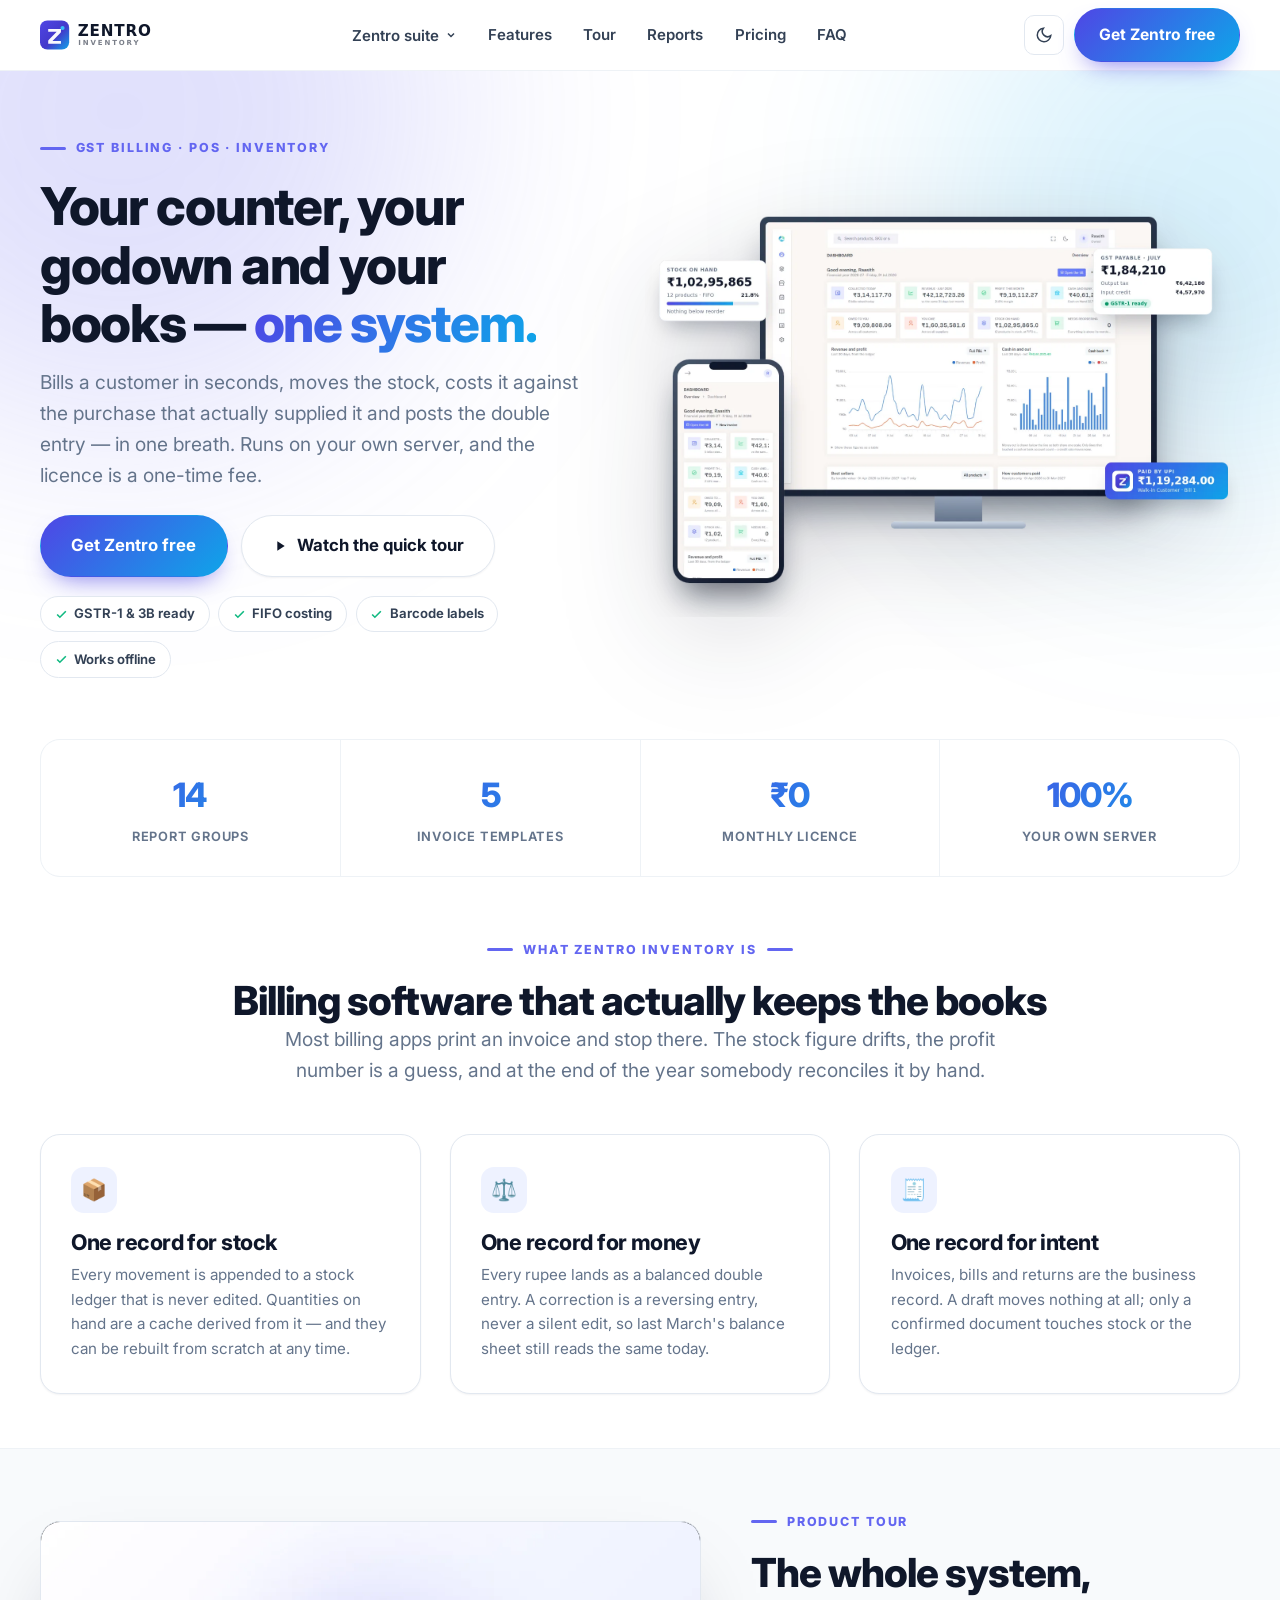
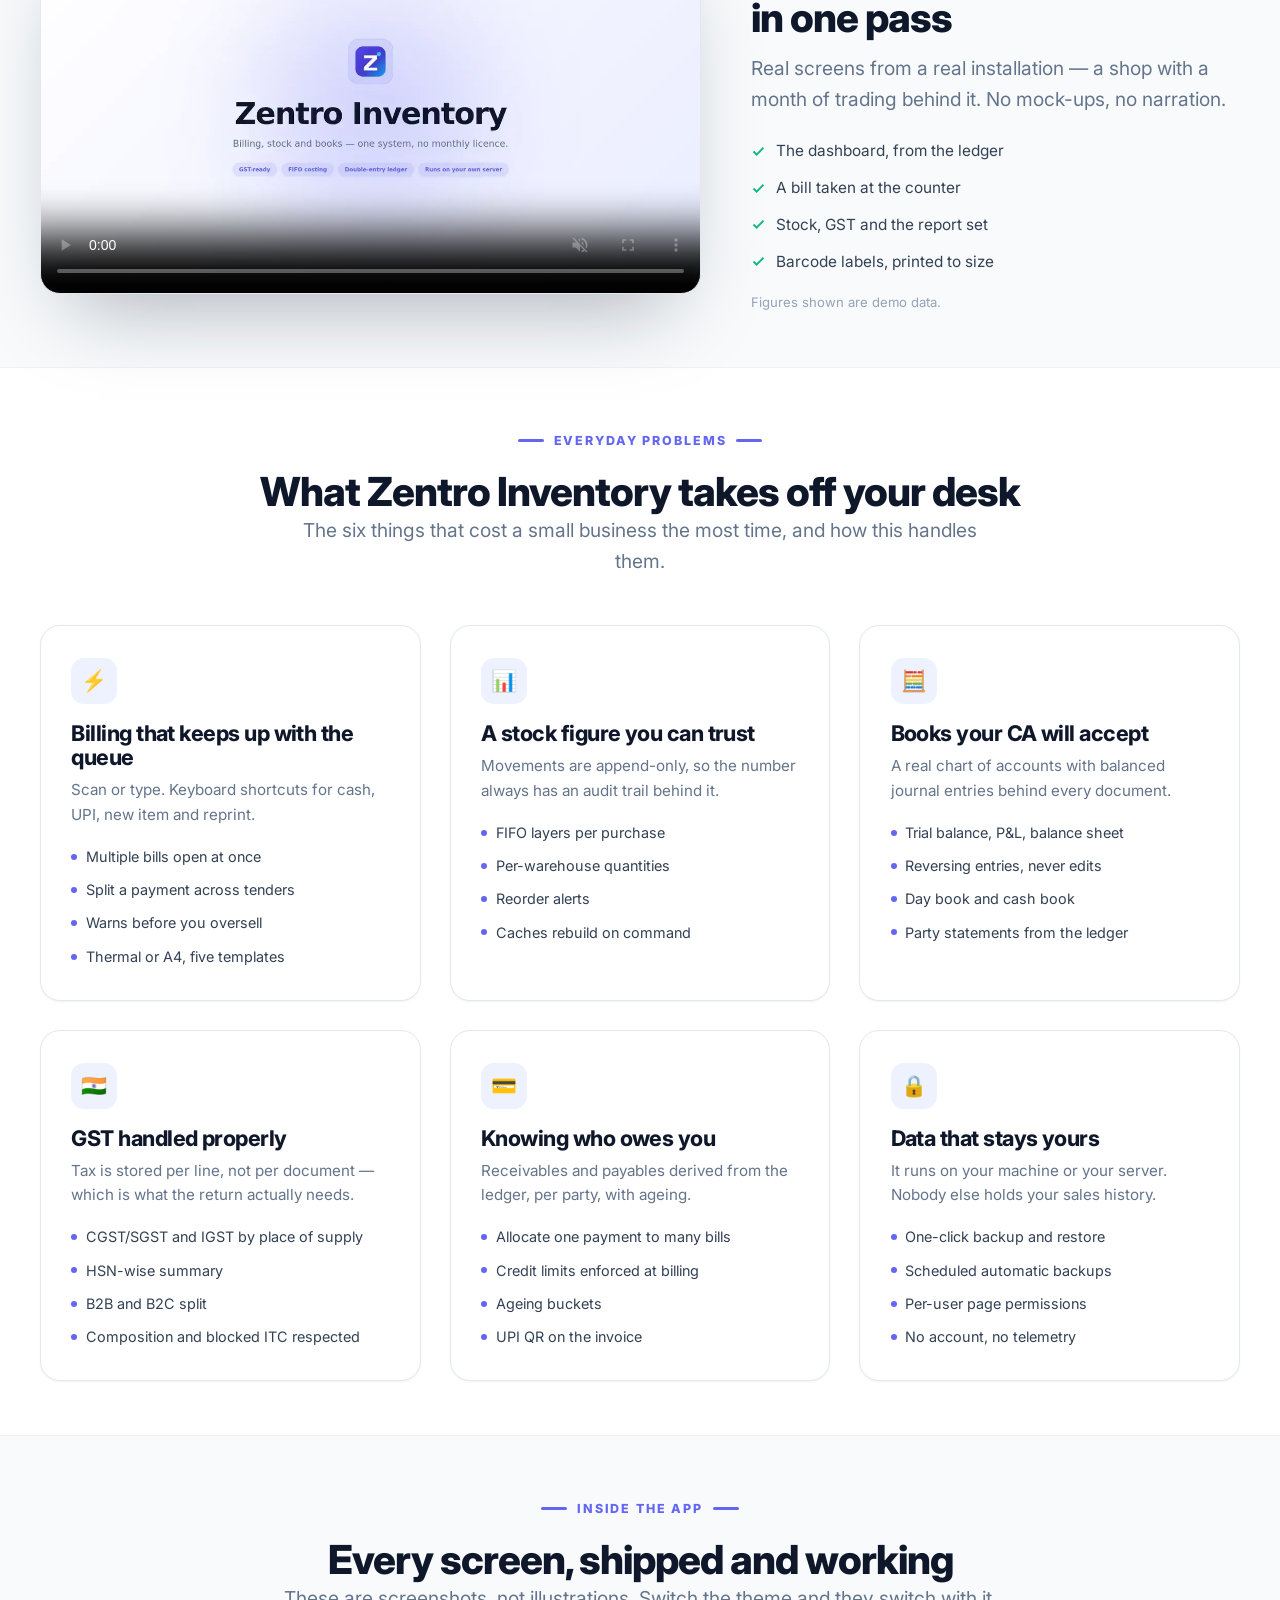
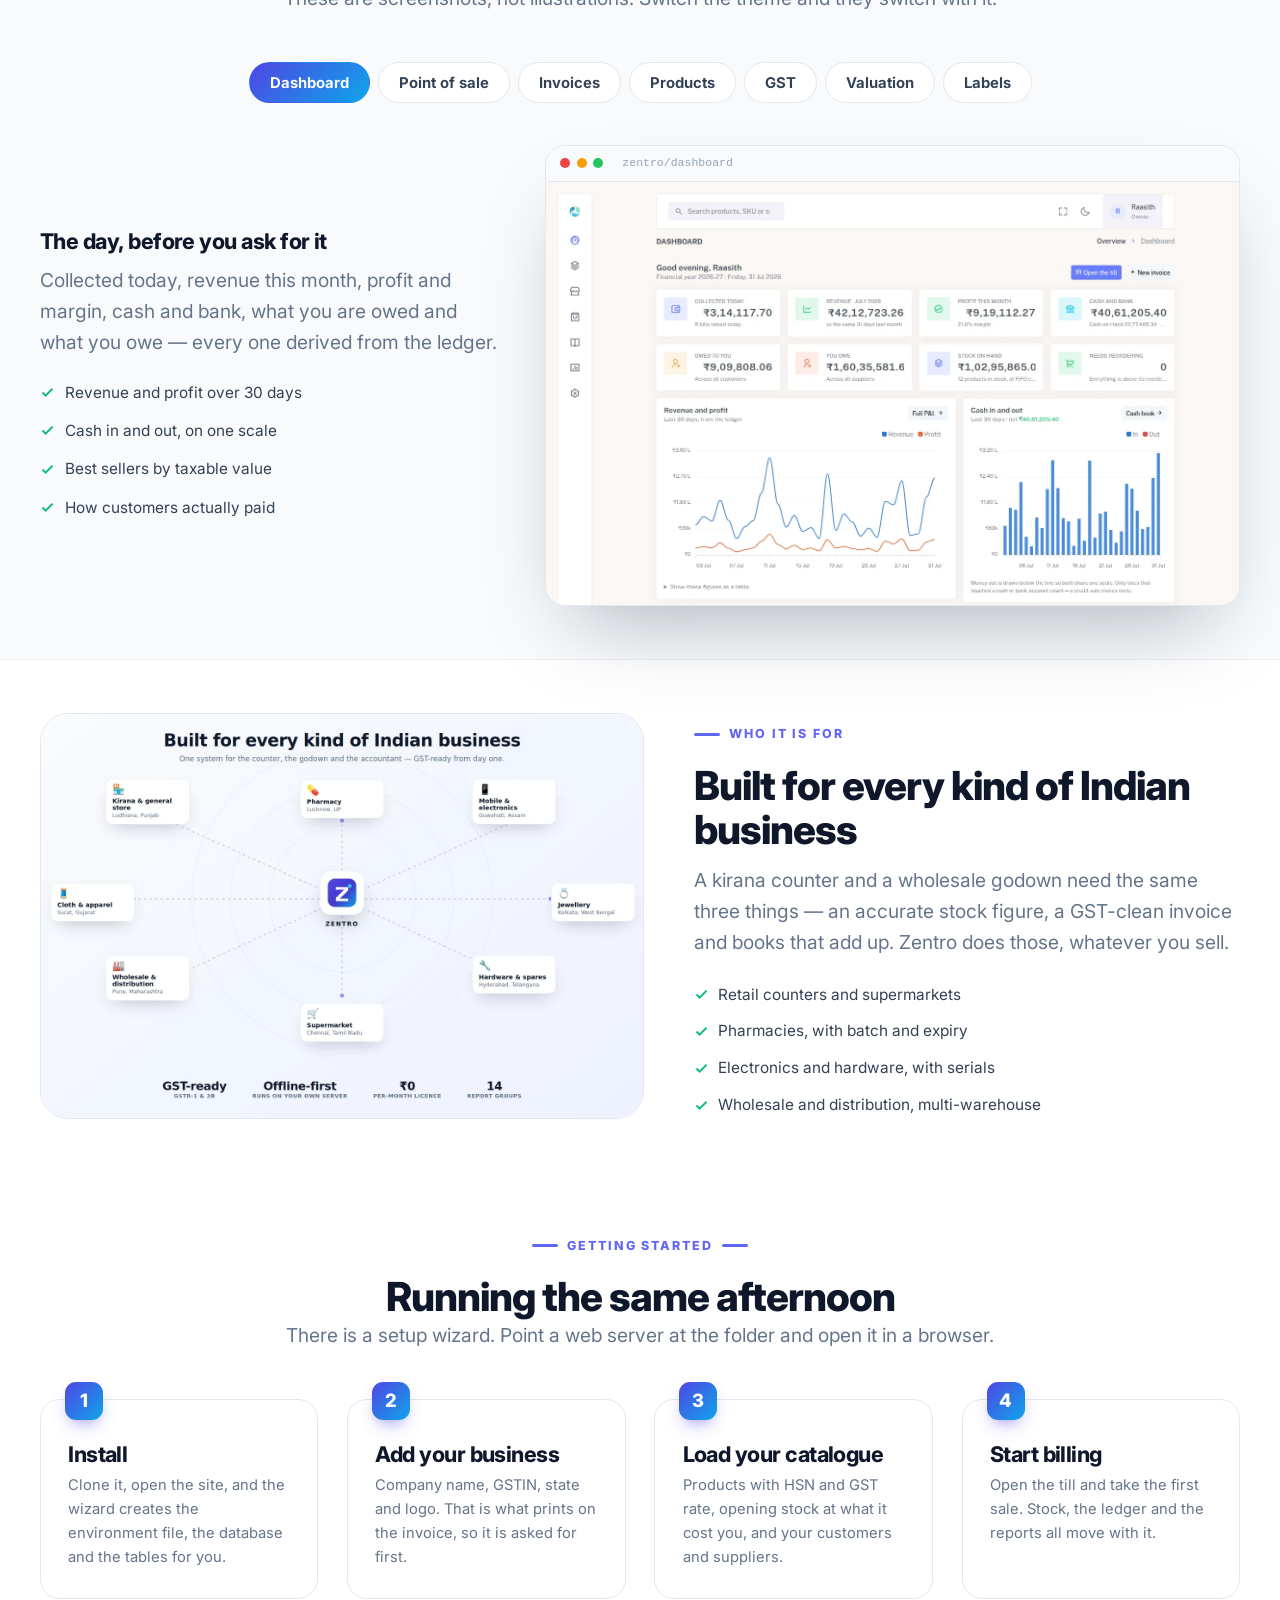
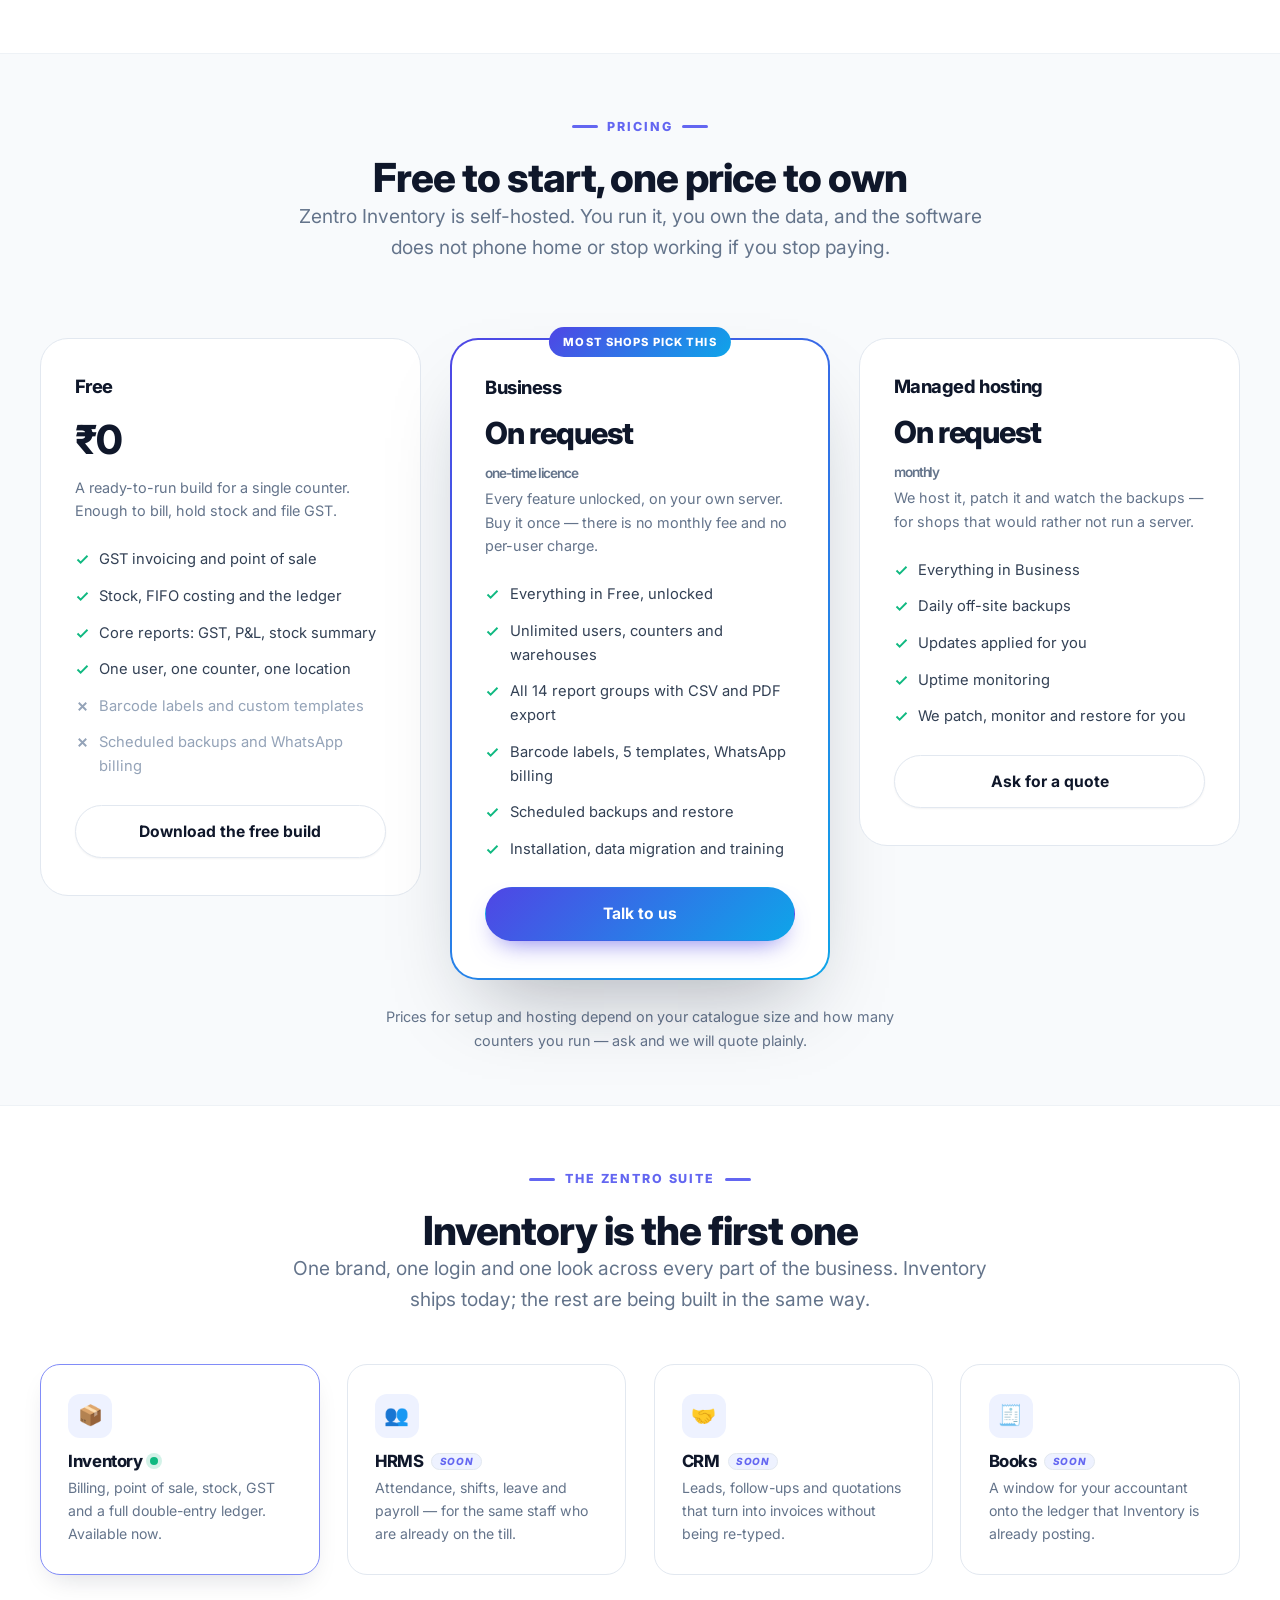
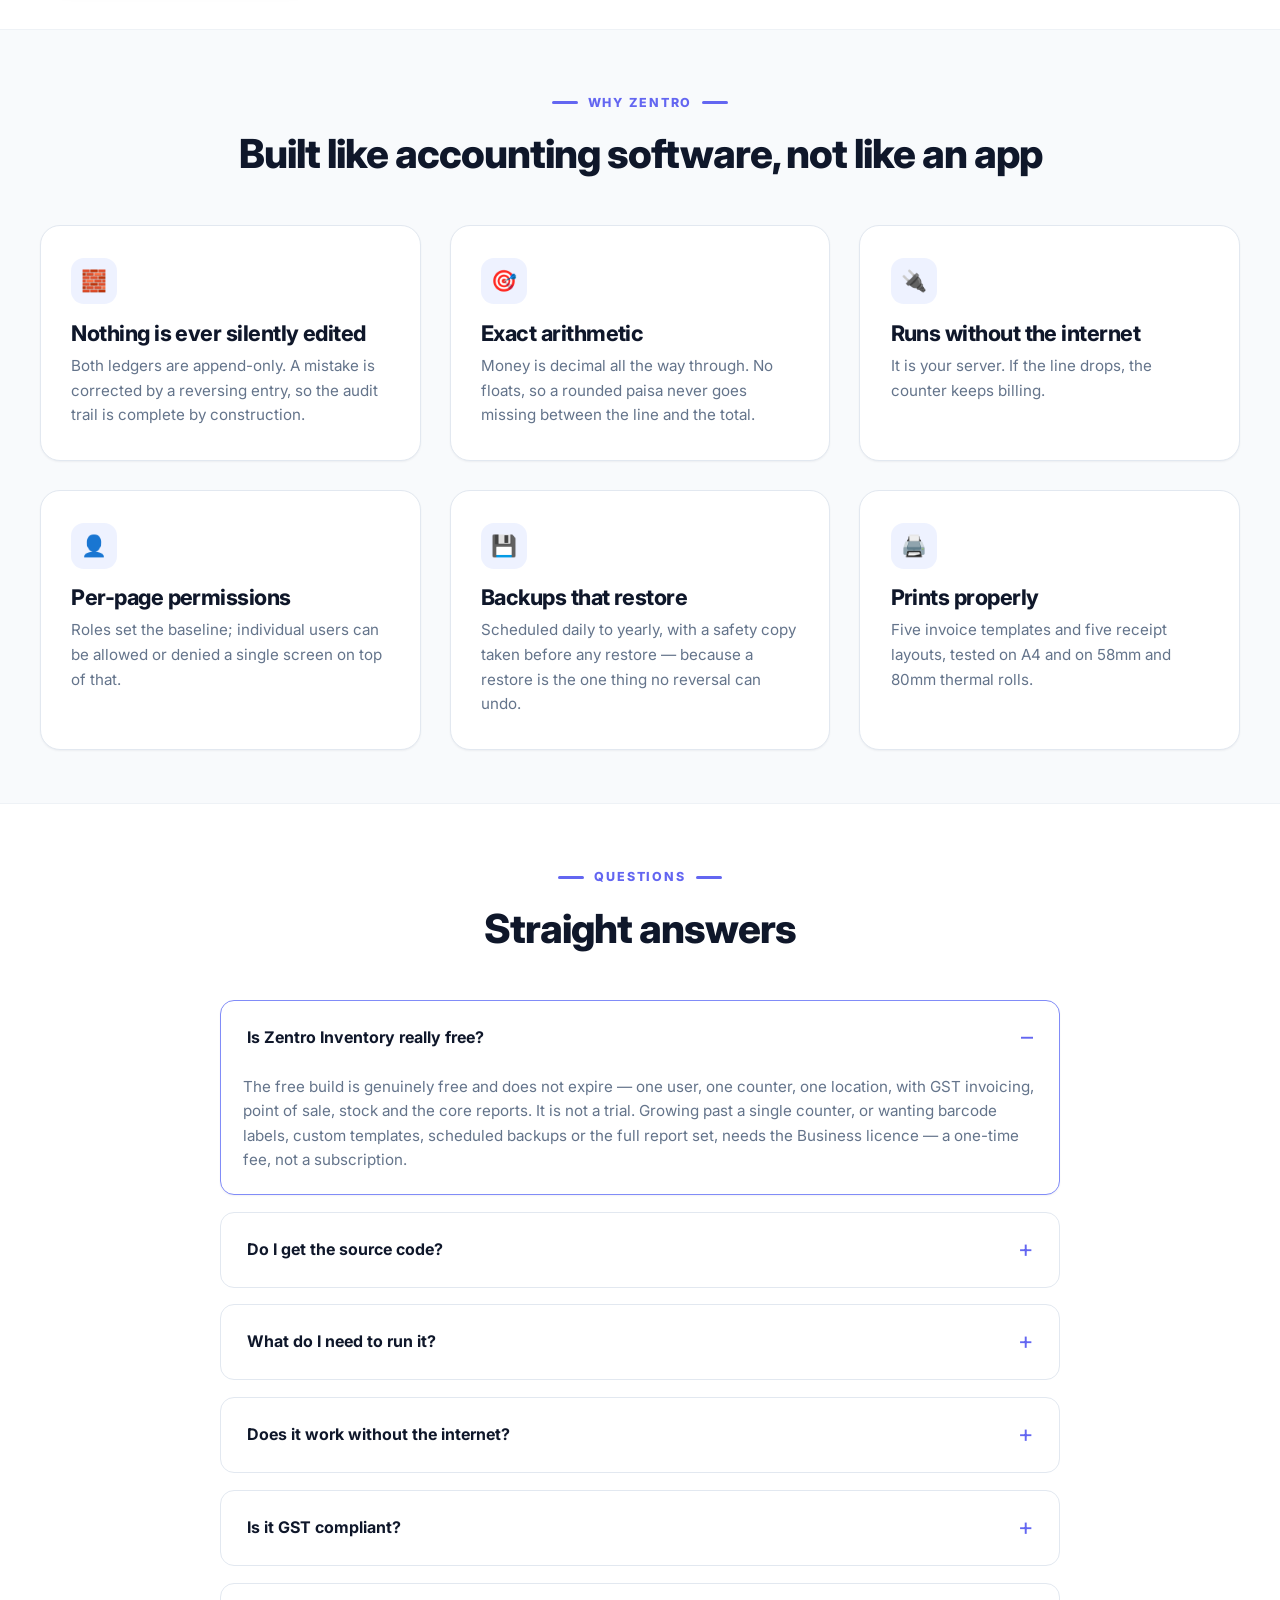
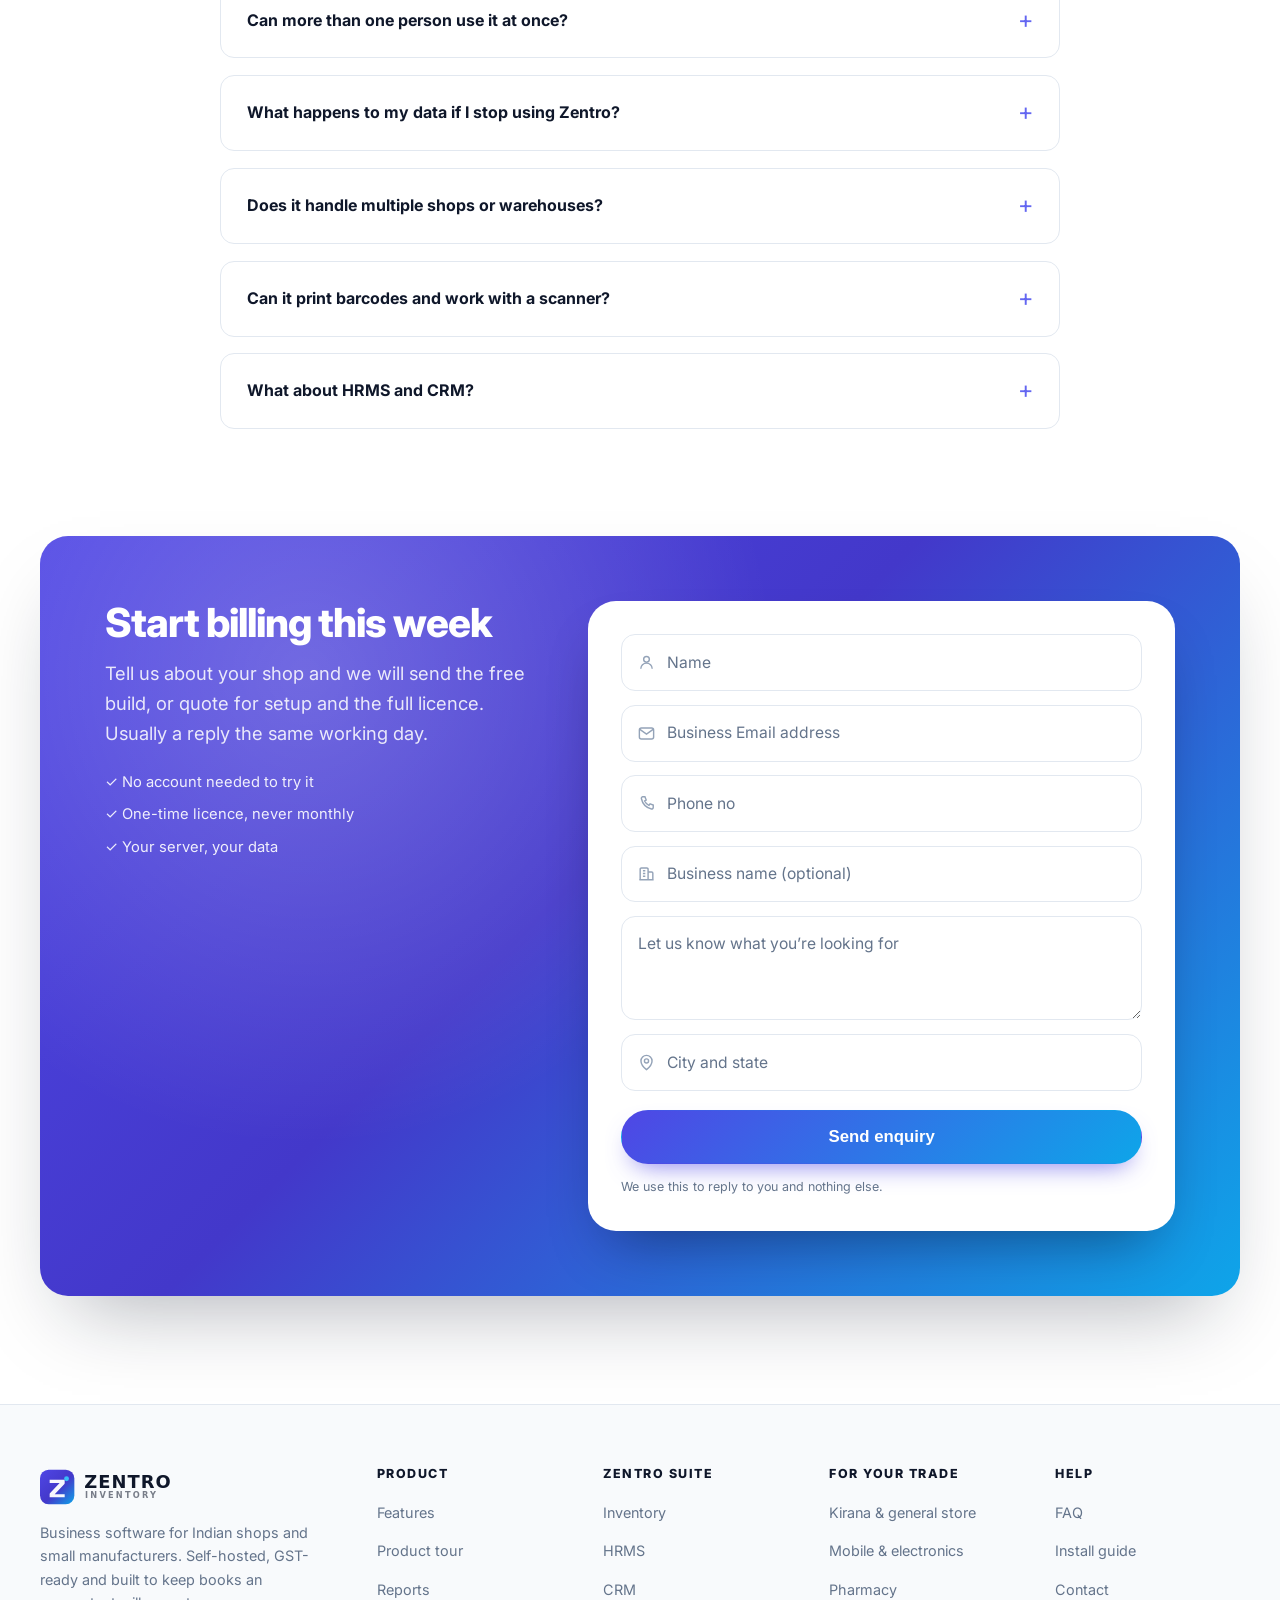
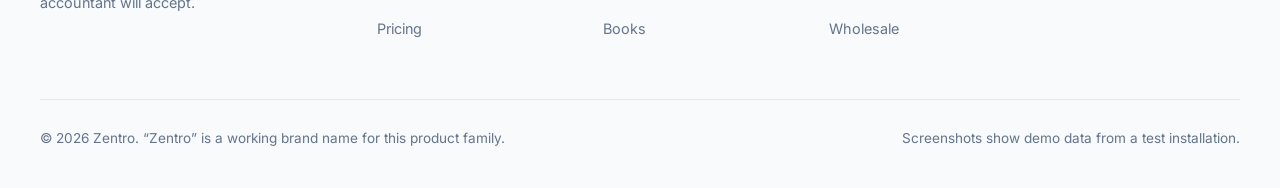
<file: inventory/index.html>
<!DOCTYPE html>
<html lang="en" data-theme="light">
<head>
<meta charset="utf-8">
<meta name="viewport" content="width=device-width, initial-scale=1">
<title>Zentro Inventory — GST billing, POS and stock software for Indian businesses</title>
<meta name="description" content="Zentro Inventory is self-hosted GST billing, point-of-sale and inventory software with a real double-entry ledger, FIFO costing and 14 report groups. Your server, your data, no monthly licence.">
<meta name="theme-color" content="#4F46E5">
<link rel="icon" type="image/svg+xml" href="assets/img/brand/zentro-mark.svg">
<meta property="og:title" content="Zentro Inventory — GST billing, POS and stock software">
<meta property="og:description" content="Billing, stock and books in one system. Self-hosted, GST-ready, no monthly licence.">
<meta property="og:image" content="assets/img/mockup-hero-light.webp">
<meta property="og:type" content="website">
<link rel="preconnect" href="https://fonts.googleapis.com">
<link rel="preconnect" href="https://fonts.gstatic.com" crossorigin>
<link href="https://fonts.googleapis.com/css2?family=Inter:wght@400;500;600;700;800&display=swap" rel="stylesheet">
<link rel="stylesheet" href="assets/css/style.css">
<script>
  /* Applied before first paint so a dark-mode visitor never sees a white flash. */
  (function () {
    try {
      var s = localStorage.getItem('zentro-theme');
      var d = window.matchMedia('(prefers-color-scheme: dark)').matches;
      document.documentElement.dataset.theme = s || (d ? 'dark' : 'light');
    } catch (e) {}
  })();
</script>
</head>
<body>

<!-- ══════════════════ header ══════════════════ -->
<header class="hdr">
  <div class="wrap hdr__in">
    <a class="brand" href="#top" aria-label="Zentro home">
      <img class="shot shot--light" src="assets/img/brand/zentro-logo-dark-text.svg" alt="Zentro Inventory">
      <img class="shot shot--dark" src="assets/img/brand/zentro-logo-light-text.svg" alt="Zentro Inventory">
    </a>

    <nav class="nav" id="nav">
      <div class="dd" data-dd aria-expanded="false">
        <button class="dd__btn" type="button" aria-haspopup="true" aria-expanded="false">
          Zentro suite
          <svg width="12" height="12" viewBox="0 0 24 24" fill="none" stroke="currentColor" stroke-width="3"><path d="M6 9l6 6 6-6"/></svg>
        </button>
        <div class="dd__menu" role="menu">
          <a href="#top" role="menuitem">
            <span class="dd__ic">📦</span>
            <span><span class="dd__t">Zentro Inventory</span>
            <span class="dd__d">Billing, POS, stock and a full ledger</span></span>
          </a>
          <a href="#suite" role="menuitem">
            <span class="dd__ic">👥</span>
            <span><span class="dd__t">Zentro HRMS <em class="soon">Soon</em></span>
            <span class="dd__d">Attendance, payroll and leave</span></span>
          </a>
          <a href="#suite" role="menuitem">
            <span class="dd__ic">🤝</span>
            <span><span class="dd__t">Zentro CRM <em class="soon">Soon</em></span>
            <span class="dd__d">Leads, follow-ups and pipeline</span></span>
          </a>
          <a href="#suite" role="menuitem">
            <span class="dd__ic">🧾</span>
            <span><span class="dd__t">Zentro Books <em class="soon">Soon</em></span>
            <span class="dd__d">Accounting for your CA</span></span>
          </a>
        </div>
      </div>
      <a href="#features">Features</a>
      <a href="#tour">Tour</a>
      <a href="#reports">Reports</a>
      <a href="#pricing">Pricing</a>
      <a href="#faq">FAQ</a>
      <a class="btn btn--primary nav__cta" href="#pricing">Get Zentro free</a>
    </nav>

    <div class="hdr__cta">
      <button class="icon-btn" id="theme" type="button" aria-label="Switch between light and dark">
        <svg class="moon" width="18" height="18" viewBox="0 0 24 24" fill="none" stroke="currentColor" stroke-width="2"><path d="M21 12.8A9 9 0 1111.2 3a7 7 0 009.8 9.8z"/></svg>
        <svg class="sun" width="18" height="18" viewBox="0 0 24 24" fill="none" stroke="currentColor" stroke-width="2"><circle cx="12" cy="12" r="4.2"/><path d="M12 2v2M12 20v2M2 12h2M20 12h2M4.9 4.9l1.4 1.4M17.7 17.7l1.4 1.4M19.1 4.9l-1.4 1.4M6.3 17.7l-1.4 1.4"/></svg>
      </button>
      <button class="icon-btn burger" id="burger" type="button" aria-label="Menu" aria-controls="nav" aria-expanded="false">
        <svg width="18" height="18" viewBox="0 0 24 24" fill="none" stroke="currentColor" stroke-width="2"><path d="M3 6h18M3 12h18M3 18h18"/></svg>
      </button>
      <a class="btn btn--primary" href="#pricing">Get Zentro free</a>
    </div>
  </div>
</header>

<main id="top">

<!-- ══════════════════ hero ══════════════════ -->
<section class="hero">
  <div class="wrap hero__grid">
    <div>
      <span class="eyebrow">GST billing · POS · Inventory</span>
      <h1>Your counter, your godown and your books — <span class="grad">one system.</span></h1>
      <p class="lede">Bills a customer in seconds, moves the stock, costs it against the purchase that
        actually supplied it and posts the double entry — in one breath. Runs on your own server, and the
        licence is a one-time fee.</p>

      <div class="hero__cta">
        <a class="btn btn--primary btn--lg" href="#pricing">Get Zentro free</a>
        <a class="btn btn--ghost btn--lg" href="#tour">
          <svg width="16" height="16" viewBox="0 0 24 24" fill="currentColor"><path d="M8 5v14l11-7z"/></svg>
          Watch the quick tour
        </a>
      </div>

      <div class="chips">
        <span class="chip"><svg width="13" height="13" viewBox="0 0 24 24" fill="none" stroke="currentColor" stroke-width="3"><path d="M20 6L9 17l-5-5"/></svg> GSTR-1 &amp; 3B ready</span>
        <span class="chip"><svg width="13" height="13" viewBox="0 0 24 24" fill="none" stroke="currentColor" stroke-width="3"><path d="M20 6L9 17l-5-5"/></svg> FIFO costing</span>
        <span class="chip"><svg width="13" height="13" viewBox="0 0 24 24" fill="none" stroke="currentColor" stroke-width="3"><path d="M20 6L9 17l-5-5"/></svg> Barcode labels</span>
        <span class="chip"><svg width="13" height="13" viewBox="0 0 24 24" fill="none" stroke="currentColor" stroke-width="3"><path d="M20 6L9 17l-5-5"/></svg> Works offline</span>
      </div>
    </div>

    <div class="hero__media">
      <img class="shot shot--light" src="assets/img/mockup-hero-light.webp" width="1500" height="1080" alt="Zentro Inventory dashboard on a desktop monitor with the point-of-sale screen on a phone" fetchpriority="high">
      <img class="shot shot--dark"  src="assets/img/mockup-hero-dark.webp"  width="1500" height="1080" alt="Zentro Inventory dashboard in dark mode on a desktop monitor with the point-of-sale screen on a phone">
    </div>
  </div>
</section>

<!-- ══════════════════ stats ══════════════════ -->
<section class="wrap rise">
  <div class="stats">
    <div class="stat"><b>14</b><span>Report groups</span></div>
    <div class="stat"><b>5</b><span>Invoice templates</span></div>
    <div class="stat"><b>₹0</b><span>Monthly licence</span></div>
    <div class="stat"><b>100%</b><span>Your own server</span></div>
  </div>
</section>

<!-- ══════════════════ what it is ══════════════════ -->
<section class="section" id="about">
  <div class="wrap head center rise">
    <span class="eyebrow">What Zentro Inventory is</span>
    <h2>Billing software that actually keeps the books</h2>
    <p class="lede">Most billing apps print an invoice and stop there. The stock figure drifts, the profit
      number is a guess, and at the end of the year somebody reconciles it by hand.</p>
  </div>

  <div class="wrap grid grid--3 rise">
    <article class="card">
      <div class="card__ic">📦</div>
      <h3>One record for stock</h3>
      <p>Every movement is appended to a stock ledger that is never edited. Quantities on hand are a
        cache derived from it — and they can be rebuilt from scratch at any time.</p>
    </article>
    <article class="card">
      <div class="card__ic">⚖️</div>
      <h3>One record for money</h3>
      <p>Every rupee lands as a balanced double entry. A correction is a reversing entry, never a
        silent edit, so last March's balance sheet still reads the same today.</p>
    </article>
    <article class="card">
      <div class="card__ic">🧾</div>
      <h3>One record for intent</h3>
      <p>Invoices, bills and returns are the business record. A draft moves nothing at all; only a
        confirmed document touches stock or the ledger.</p>
    </article>
  </div>
</section>

<!-- ══════════════════ video tour ══════════════════ -->
<section class="section section--tint" id="tour">
  <div class="wrap split">
    <div class="split__media">
      <div class="video">
        <video class="shot shot--light" controls autoplay muted loop playsinline preload="metadata"
               poster="assets/img/tour-poster-light.webp" width="1280" height="720">
          <source src="assets/img/zentro-tour-light.mp4" type="video/mp4">
          Your browser cannot play this video. <a href="assets/img/zentro-tour-light.mp4">Download it instead.</a>
        </video>
        <video class="shot shot--dark" controls autoplay muted loop playsinline preload="metadata"
               poster="assets/img/tour-poster-dark.webp" width="1280" height="720">
          <source src="assets/img/zentro-tour-dark.mp4" type="video/mp4">
          Your browser cannot play this video. <a href="assets/img/zentro-tour-dark.mp4">Download it instead.</a>
        </video>
      </div>
    </div>
    <div class="split__copy">
      <span class="eyebrow">Product tour</span>
      <h2>The whole system, in&nbsp;one&nbsp;pass</h2>
      <p class="lede">Real screens from a real installation — a shop with a month of trading behind it.
        No mock-ups, no narration.</p>
      <ul class="ticks">
        <li><svg width="15" height="15" viewBox="0 0 24 24" fill="none" stroke="currentColor" stroke-width="3"><path d="M20 6L9 17l-5-5"/></svg> The dashboard, from the ledger</li>
        <li><svg width="15" height="15" viewBox="0 0 24 24" fill="none" stroke="currentColor" stroke-width="3"><path d="M20 6L9 17l-5-5"/></svg> A bill taken at the counter</li>
        <li><svg width="15" height="15" viewBox="0 0 24 24" fill="none" stroke="currentColor" stroke-width="3"><path d="M20 6L9 17l-5-5"/></svg> Stock, GST and the report set</li>
        <li><svg width="15" height="15" viewBox="0 0 24 24" fill="none" stroke="currentColor" stroke-width="3"><path d="M20 6L9 17l-5-5"/></svg> Barcode labels, printed to size</li>
      </ul>
      <p class="micro">Figures shown are demo data.</p>
    </div>
  </div>
</section>

<!-- ══════════════════ problems solved ══════════════════ -->
<section class="section" id="features">
  <div class="wrap head center rise">
    <span class="eyebrow">Everyday problems</span>
    <h2>What Zentro Inventory takes off your desk</h2>
    <p class="lede">The six things that cost a small business the most time, and how this handles them.</p>
  </div>

  <div class="wrap grid grid--3 rise">
    <article class="card">
      <div class="card__ic">⚡</div><h3>Billing that keeps up with the queue</h3>
      <p>Scan or type. Keyboard shortcuts for cash, UPI, new item and reprint.</p>
      <ul><li>Multiple bills open at once</li><li>Split a payment across tenders</li><li>Warns before you oversell</li><li>Thermal or A4, five templates</li></ul>
    </article>
    <article class="card">
      <div class="card__ic">📊</div><h3>A stock figure you can trust</h3>
      <p>Movements are append-only, so the number always has an audit trail behind it.</p>
      <ul><li>FIFO layers per purchase</li><li>Per-warehouse quantities</li><li>Reorder alerts</li><li>Caches rebuild on command</li></ul>
    </article>
    <article class="card">
      <div class="card__ic">🧮</div><h3>Books your CA will accept</h3>
      <p>A real chart of accounts with balanced journal entries behind every document.</p>
      <ul><li>Trial balance, P&amp;L, balance sheet</li><li>Reversing entries, never edits</li><li>Day book and cash book</li><li>Party statements from the ledger</li></ul>
    </article>
    <article class="card">
      <div class="card__ic">🇮🇳</div><h3>GST handled properly</h3>
      <p>Tax is stored per line, not per document — which is what the return actually needs.</p>
      <ul><li>CGST/SGST and IGST by place of supply</li><li>HSN-wise summary</li><li>B2B and B2C split</li><li>Composition and blocked ITC respected</li></ul>
    </article>
    <article class="card">
      <div class="card__ic">💳</div><h3>Knowing who owes you</h3>
      <p>Receivables and payables derived from the ledger, per party, with ageing.</p>
      <ul><li>Allocate one payment to many bills</li><li>Credit limits enforced at billing</li><li>Ageing buckets</li><li>UPI QR on the invoice</li></ul>
    </article>
    <article class="card">
      <div class="card__ic">🔒</div><h3>Data that stays yours</h3>
      <p>It runs on your machine or your server. Nobody else holds your sales history.</p>
      <ul><li>One-click backup and restore</li><li>Scheduled automatic backups</li><li>Per-user page permissions</li><li>No account, no telemetry</li></ul>
    </article>
  </div>
</section>

<!-- ══════════════════ feature tabs with real screenshots ══════════════════ -->
<section class="section section--tint" id="reports">
  <div class="wrap head center rise">
    <span class="eyebrow">Inside the app</span>
    <h2>Every screen, shipped and working</h2>
    <p class="lede">These are screenshots, not illustrations. Switch the theme and they switch with it.</p>
  </div>

  <div class="wrap rise">
    <div class="tabs" role="tablist">
      <button class="tab" role="tab" aria-selected="true"  data-tab="dashboard">Dashboard</button>
      <button class="tab" role="tab" aria-selected="false" data-tab="pos">Point of sale</button>
      <button class="tab" role="tab" aria-selected="false" data-tab="invoices">Invoices</button>
      <button class="tab" role="tab" aria-selected="false" data-tab="products">Products</button>
      <button class="tab" role="tab" aria-selected="false" data-tab="gst">GST</button>
      <button class="tab" role="tab" aria-selected="false" data-tab="valuation">Valuation</button>
      <button class="tab" role="tab" aria-selected="false" data-tab="labels">Labels</button>
    </div>

    <div class="panel" data-panel="dashboard" data-active>
      <div class="panel__grid">
        <div>
          <h3>The day, before you ask for it</h3>
          <p class="lede" style="margin-top:.7rem">Collected today, revenue this month, profit and margin,
            cash and bank, what you are owed and what you owe — every one derived from the ledger.</p>
          <ul>
            <li><svg width="15" height="15" viewBox="0 0 24 24" fill="none" stroke="currentColor" stroke-width="3"><path d="M20 6L9 17l-5-5"/></svg> Revenue and profit over 30 days</li>
            <li><svg width="15" height="15" viewBox="0 0 24 24" fill="none" stroke="currentColor" stroke-width="3"><path d="M20 6L9 17l-5-5"/></svg> Cash in and out, on one scale</li>
            <li><svg width="15" height="15" viewBox="0 0 24 24" fill="none" stroke="currentColor" stroke-width="3"><path d="M20 6L9 17l-5-5"/></svg> Best sellers by taxable value</li>
            <li><svg width="15" height="15" viewBox="0 0 24 24" fill="none" stroke="currentColor" stroke-width="3"><path d="M20 6L9 17l-5-5"/></svg> How customers actually paid</li>
          </ul>
        </div>
        <div class="frame">
          <div class="frame__bar"><i></i><i></i><i></i><span class="frame__url">zentro/dashboard</span></div>
          <img class="shot shot--light" src="assets/img/shot-dashboard-light.webp" alt="Zentro Inventory dashboard" loading="lazy">
          <img class="shot shot--dark"  src="assets/img/shot-dashboard-dark.webp"  alt="Zentro Inventory dashboard in dark mode" loading="lazy">
        </div>
      </div>
    </div>

    <div class="panel" data-panel="pos">
      <div class="panel__grid">
        <div>
          <h3>A till that behaves like a till</h3>
          <p class="lede" style="margin-top:.7rem">Open a shift with a counted float, bill against it all day,
            then cash up. One shift per counter — enforced by the database, not by a check.</p>
          <ul>
            <li><svg width="15" height="15" viewBox="0 0 24 24" fill="none" stroke="currentColor" stroke-width="3"><path d="M20 6L9 17l-5-5"/></svg> Several bills open at once</li>
            <li><svg width="15" height="15" viewBox="0 0 24 24" fill="none" stroke="currentColor" stroke-width="3"><path d="M20 6L9 17l-5-5"/></svg> Cash, UPI, card, on account or split</li>
            <li><svg width="15" height="15" viewBox="0 0 24 24" fill="none" stroke="currentColor" stroke-width="3"><path d="M20 6L9 17l-5-5"/></svg> Create a customer or product mid-bill</li>
            <li><svg width="15" height="15" viewBox="0 0 24 24" fill="none" stroke="currentColor" stroke-width="3"><path d="M20 6L9 17l-5-5"/></svg> Live totals, recalculated on save</li>
          </ul>
        </div>
        <div class="frame">
          <div class="frame__bar"><i></i><i></i><i></i><span class="frame__url">zentro/pos</span></div>
          <img class="shot shot--light" src="assets/img/shot-pos-light.webp" alt="Point of sale screen with four items on the bill" loading="lazy">
          <img class="shot shot--dark"  src="assets/img/shot-pos-dark.webp"  alt="Point of sale screen in dark mode" loading="lazy">
        </div>
      </div>
    </div>

    <div class="panel" data-panel="invoices">
      <div class="panel__grid">
        <div>
          <h3>Invoices, returns and quotations</h3>
          <p class="lede" style="margin-top:.7rem">A draft touches nothing. Confirming moves the stock,
            freezes the cost of goods onto the line and posts the entry.</p>
          <ul>
            <li><svg width="15" height="15" viewBox="0 0 24 24" fill="none" stroke="currentColor" stroke-width="3"><path d="M20 6L9 17l-5-5"/></svg> FY-aware numbering with no gaps</li>
            <li><svg width="15" height="15" viewBox="0 0 24 24" fill="none" stroke="currentColor" stroke-width="3"><path d="M20 6L9 17l-5-5"/></svg> Five print templates, customisable</li>
            <li><svg width="15" height="15" viewBox="0 0 24 24" fill="none" stroke="currentColor" stroke-width="3"><path d="M20 6L9 17l-5-5"/></svg> Email or WhatsApp the bill</li>
            <li><svg width="15" height="15" viewBox="0 0 24 24" fill="none" stroke="currentColor" stroke-width="3"><path d="M20 6L9 17l-5-5"/></svg> Credit notes that put stock back</li>
          </ul>
        </div>
        <div class="frame">
          <div class="frame__bar"><i></i><i></i><i></i><span class="frame__url">zentro/sales/invoices</span></div>
          <img class="shot shot--light" src="assets/img/shot-invoices-light.webp" alt="Sales invoice list" loading="lazy">
          <img class="shot shot--dark"  src="assets/img/shot-invoices-dark.webp"  alt="Sales invoice list in dark mode" loading="lazy">
        </div>
      </div>
    </div>

    <div class="panel" data-panel="products">
      <div class="panel__grid">
        <div>
          <h3>A catalogue that carries its own tax</h3>
          <p class="lede" style="margin-top:.7rem">HSN, GST rate, unit, reorder level, purchase and selling
            price, images and barcodes — per product, so a bill never has to be corrected afterwards.</p>
          <ul>
            <li><svg width="15" height="15" viewBox="0 0 24 24" fill="none" stroke="currentColor" stroke-width="3"><path d="M20 6L9 17l-5-5"/></svg> Categories, brands and units</li>
            <li><svg width="15" height="15" viewBox="0 0 24 24" fill="none" stroke="currentColor" stroke-width="3"><path d="M20 6L9 17l-5-5"/></svg> Batch, expiry and serial tracking</li>
            <li><svg width="15" height="15" viewBox="0 0 24 24" fill="none" stroke="currentColor" stroke-width="3"><path d="M20 6L9 17l-5-5"/></svg> Tax-inclusive or exclusive pricing</li>
            <li><svg width="15" height="15" viewBox="0 0 24 24" fill="none" stroke="currentColor" stroke-width="3"><path d="M20 6L9 17l-5-5"/></svg> Search across name, SKU and barcode</li>
          </ul>
        </div>
        <div class="frame">
          <div class="frame__bar"><i></i><i></i><i></i><span class="frame__url">zentro/inventory/products</span></div>
          <img class="shot shot--light" src="assets/img/shot-products-light.webp" alt="Product catalogue" loading="lazy">
          <img class="shot shot--dark"  src="assets/img/shot-products-dark.webp"  alt="Product catalogue in dark mode" loading="lazy">
        </div>
      </div>
    </div>

    <div class="panel" data-panel="gst">
      <div class="panel__grid">
        <div>
          <h3>The GST summary, in filing shape</h3>
          <p class="lede" style="margin-top:.7rem">Outward and inward, rate by rate, with the HSN table
            that GSTR-1 asks for and most software leaves out.</p>
          <ul>
            <li><svg width="15" height="15" viewBox="0 0 24 24" fill="none" stroke="currentColor" stroke-width="3"><path d="M20 6L9 17l-5-5"/></svg> Output tax, input credit, net payable</li>
            <li><svg width="15" height="15" viewBox="0 0 24 24" fill="none" stroke="currentColor" stroke-width="3"><path d="M20 6L9 17l-5-5"/></svg> B2B and B2C split</li>
            <li><svg width="15" height="15" viewBox="0 0 24 24" fill="none" stroke="currentColor" stroke-width="3"><path d="M20 6L9 17l-5-5"/></svg> Credit notes as CDNR</li>
            <li><svg width="15" height="15" viewBox="0 0 24 24" fill="none" stroke="currentColor" stroke-width="3"><path d="M20 6L9 17l-5-5"/></svg> Blocked credit kept out of the claim</li>
          </ul>
        </div>
        <div class="frame">
          <div class="frame__bar"><i></i><i></i><i></i><span class="frame__url">zentro/reports/gst-summary</span></div>
          <img class="shot shot--light" src="assets/img/shot-gst-light.webp" alt="GST summary report" loading="lazy">
          <img class="shot shot--dark"  src="assets/img/shot-gst-dark.webp"  alt="GST summary report in dark mode" loading="lazy">
        </div>
      </div>
    </div>

    <div class="panel" data-panel="valuation">
      <div class="panel__grid">
        <div>
          <h3>What the shelves are actually worth</h3>
          <p class="lede" style="margin-top:.7rem">Valuation at FIFO cost, reconciled three ways — against
            the ledger, the movements and the layers. Checking only two of the three is how a gap hides.</p>
          <ul>
            <li><svg width="15" height="15" viewBox="0 0 24 24" fill="none" stroke="currentColor" stroke-width="3"><path d="M20 6L9 17l-5-5"/></svg> Per product and per warehouse</li>
            <li><svg width="15" height="15" viewBox="0 0 24 24" fill="none" stroke="currentColor" stroke-width="3"><path d="M20 6L9 17l-5-5"/></svg> Stock ledger with a running balance</li>
            <li><svg width="15" height="15" viewBox="0 0 24 24" fill="none" stroke="currentColor" stroke-width="3"><path d="M20 6L9 17l-5-5"/></svg> Adjustments and transfers</li>
            <li><svg width="15" height="15" viewBox="0 0 24 24" fill="none" stroke="currentColor" stroke-width="3"><path d="M20 6L9 17l-5-5"/></svg> Ageing and slow movers</li>
          </ul>
        </div>
        <div class="frame">
          <div class="frame__bar"><i></i><i></i><i></i><span class="frame__url">zentro/inventory/valuation</span></div>
          <img class="shot shot--light" src="assets/img/shot-valuation-light.webp" alt="Inventory valuation report" loading="lazy">
          <img class="shot shot--dark"  src="assets/img/shot-valuation-dark.webp"  alt="Inventory valuation report in dark mode" loading="lazy">
        </div>
      </div>
    </div>

    <div class="panel" data-panel="labels">
      <div class="panel__grid">
        <div>
          <h3>Barcodes you print yourself</h3>
          <p class="lede" style="margin-top:.7rem">EAN-13 and Code 128 laid out in millimetres, so what comes
            out of the printer is the size the scanner expects.</p>
          <ul>
            <li><svg width="15" height="15" viewBox="0 0 24 24" fill="none" stroke="currentColor" stroke-width="3"><path d="M20 6L9 17l-5-5"/></svg> A4 sheets or thermal rolls</li>
            <li><svg width="15" height="15" viewBox="0 0 24 24" fill="none" stroke="currentColor" stroke-width="3"><path d="M20 6L9 17l-5-5"/></svg> Name, SKU, MRP and price on the label</li>
            <li><svg width="15" height="15" viewBox="0 0 24 24" fill="none" stroke="currentColor" stroke-width="3"><path d="M20 6L9 17l-5-5"/></svg> In-store codes on the GS1 prefix</li>
            <li><svg width="15" height="15" viewBox="0 0 24 24" fill="none" stroke="currentColor" stroke-width="3"><path d="M20 6L9 17l-5-5"/></svg> Quiet zones kept scannable</li>
          </ul>
        </div>
        <div class="frame">
          <div class="frame__bar"><i></i><i></i><i></i><span class="frame__url">zentro/inventory/labels</span></div>
          <img class="shot shot--light" src="assets/img/shot-labels-light.webp" alt="Barcode label sheet builder" loading="lazy">
          <img class="shot shot--dark"  src="assets/img/shot-labels-dark.webp"  alt="Barcode label sheet builder in dark mode" loading="lazy">
        </div>
      </div>
    </div>
  </div>
</section>

<!-- ══════════════════ who it is for ══════════════════ -->
<section class="section">
  <div class="wrap split split--media-first">
    <div class="split__copy">
      <span class="eyebrow">Who it is for</span>
      <h2>Built for every kind of Indian business</h2>
      <p class="lede">A kirana counter and a wholesale godown need the same three things — an accurate
        stock figure, a GST-clean invoice and books that add up. Zentro does those, whatever you sell.</p>
      <ul class="ticks">
        <li><svg width="15" height="15" viewBox="0 0 24 24" fill="none" stroke="currentColor" stroke-width="3"><path d="M20 6L9 17l-5-5"/></svg> Retail counters and supermarkets</li>
        <li><svg width="15" height="15" viewBox="0 0 24 24" fill="none" stroke="currentColor" stroke-width="3"><path d="M20 6L9 17l-5-5"/></svg> Pharmacies, with batch and expiry</li>
        <li><svg width="15" height="15" viewBox="0 0 24 24" fill="none" stroke="currentColor" stroke-width="3"><path d="M20 6L9 17l-5-5"/></svg> Electronics and hardware, with serials</li>
        <li><svg width="15" height="15" viewBox="0 0 24 24" fill="none" stroke="currentColor" stroke-width="3"><path d="M20 6L9 17l-5-5"/></svg> Wholesale and distribution, multi-warehouse</li>
      </ul>
    </div>
    <div class="split__media">
      <img class="shot shot--light" src="assets/img/mockup-network-light.webp" width="1400" height="940" alt="Zentro Inventory serves kirana stores, pharmacies, electronics shops, apparel, jewellery, wholesale, supermarkets and hardware businesses across India" loading="lazy" style="border-radius:var(--r-xl);border:1px solid var(--line)">
      <img class="shot shot--dark"  src="assets/img/mockup-network-dark.webp"  width="1400" height="940" alt="Zentro Inventory serves many kinds of Indian business, shown in dark mode" loading="lazy" style="border-radius:var(--r-xl);border:1px solid var(--line)">
    </div>
  </div>
</section>

<!-- ══════════════════ how it works ══════════════════ -->
<section class="section">
  <div class="wrap head center rise">
    <span class="eyebrow">Getting started</span>
    <h2>Running the same afternoon</h2>
    <p class="lede">There is a setup wizard. Point a web server at the folder and open it in a browser.</p>
  </div>
  <div class="wrap steps rise">
    <div class="step"><h3>Install</h3><p>Clone it, open the site, and the wizard creates the environment file, the database and the tables for you.</p></div>
    <div class="step"><h3>Add your business</h3><p>Company name, GSTIN, state and logo. That is what prints on the invoice, so it is asked for first.</p></div>
    <div class="step"><h3>Load your catalogue</h3><p>Products with HSN and GST rate, opening stock at what it cost you, and your customers and suppliers.</p></div>
    <div class="step"><h3>Start billing</h3><p>Open the till and take the first sale. Stock, the ledger and the reports all move with it.</p></div>
  </div>
</section>

<!-- ══════════════════ pricing ══════════════════ -->
<section class="section section--tint" id="pricing">
  <div class="wrap head center rise">
    <span class="eyebrow">Pricing</span>
    <h2>Free to start, one price to own</h2>
    <p class="lede">Zentro Inventory is self-hosted. You run it, you own the data, and the software does not
      phone home or stop working if you stop paying.</p>
  </div>

  <div class="wrap price rise">
    <article class="plan">
      <h3>Free</h3>
      <div class="plan__p">₹0</div>
      <p class="plan__d">A ready-to-run build for a single counter. Enough to bill, hold stock and file GST.</p>
      <ul>
        <li><svg width="15" height="15" viewBox="0 0 24 24" fill="none" stroke="currentColor" stroke-width="3"><path d="M20 6L9 17l-5-5"/></svg> GST invoicing and point of sale</li>
        <li><svg width="15" height="15" viewBox="0 0 24 24" fill="none" stroke="currentColor" stroke-width="3"><path d="M20 6L9 17l-5-5"/></svg> Stock, FIFO costing and the ledger</li>
        <li><svg width="15" height="15" viewBox="0 0 24 24" fill="none" stroke="currentColor" stroke-width="3"><path d="M20 6L9 17l-5-5"/></svg> Core reports: GST, P&amp;L, stock summary</li>
        <li><svg width="15" height="15" viewBox="0 0 24 24" fill="none" stroke="currentColor" stroke-width="3"><path d="M20 6L9 17l-5-5"/></svg> One user, one counter, one location</li>
        <li class="no"><svg width="15" height="15" viewBox="0 0 24 24" fill="none" stroke="currentColor" stroke-width="3"><path d="M18 6L6 18M6 6l12 12"/></svg> Barcode labels and custom templates</li>
        <li class="no"><svg width="15" height="15" viewBox="0 0 24 24" fill="none" stroke="currentColor" stroke-width="3"><path d="M18 6L6 18M6 6l12 12"/></svg> Scheduled backups and WhatsApp billing</li>
      </ul>
      <a class="btn btn--ghost" href="#contact">Download the free build</a>
    </article>

    <article class="plan plan--hero">
      <span class="plan__tag">Most shops pick this</span>
      <h3>Business</h3>
      <div class="plan__p" style="font-size:1.9rem">On request<sub style="display:block;margin-top:.25rem"> one-time licence</sub></div>
      <p class="plan__d">Every feature unlocked, on your own server. Buy it once — there is no monthly fee and no per-user charge.</p>
      <ul>
        <li><svg width="15" height="15" viewBox="0 0 24 24" fill="none" stroke="currentColor" stroke-width="3"><path d="M20 6L9 17l-5-5"/></svg> Everything in Free, unlocked</li>
        <li><svg width="15" height="15" viewBox="0 0 24 24" fill="none" stroke="currentColor" stroke-width="3"><path d="M20 6L9 17l-5-5"/></svg> Unlimited users, counters and warehouses</li>
        <li><svg width="15" height="15" viewBox="0 0 24 24" fill="none" stroke="currentColor" stroke-width="3"><path d="M20 6L9 17l-5-5"/></svg> All 14 report groups with CSV and PDF export</li>
        <li><svg width="15" height="15" viewBox="0 0 24 24" fill="none" stroke="currentColor" stroke-width="3"><path d="M20 6L9 17l-5-5"/></svg> Barcode labels, 5 templates, WhatsApp billing</li>
        <li><svg width="15" height="15" viewBox="0 0 24 24" fill="none" stroke="currentColor" stroke-width="3"><path d="M20 6L9 17l-5-5"/></svg> Scheduled backups and restore</li>
        <li><svg width="15" height="15" viewBox="0 0 24 24" fill="none" stroke="currentColor" stroke-width="3"><path d="M20 6L9 17l-5-5"/></svg> Installation, data migration and training</li>
      </ul>
      <a class="btn btn--primary" href="#contact">Talk to us</a>
    </article>

    <article class="plan">
      <h3>Managed hosting</h3>
      <div class="plan__p" style="font-size:1.9rem">On request<sub style="display:block;margin-top:.25rem"> monthly</sub></div>
      <p class="plan__d">We host it, patch it and watch the backups — for shops that would rather not run a server.</p>
      <ul>
        <li><svg width="15" height="15" viewBox="0 0 24 24" fill="none" stroke="currentColor" stroke-width="3"><path d="M20 6L9 17l-5-5"/></svg> Everything in Business</li>
        <li><svg width="15" height="15" viewBox="0 0 24 24" fill="none" stroke="currentColor" stroke-width="3"><path d="M20 6L9 17l-5-5"/></svg> Daily off-site backups</li>
        <li><svg width="15" height="15" viewBox="0 0 24 24" fill="none" stroke="currentColor" stroke-width="3"><path d="M20 6L9 17l-5-5"/></svg> Updates applied for you</li>
        <li><svg width="15" height="15" viewBox="0 0 24 24" fill="none" stroke="currentColor" stroke-width="3"><path d="M20 6L9 17l-5-5"/></svg> Uptime monitoring</li>
        <li><svg width="15" height="15" viewBox="0 0 24 24" fill="none" stroke="currentColor" stroke-width="3"><path d="M20 6L9 17l-5-5"/></svg> We patch, monitor and restore for you</li>
      </ul>
      <a class="btn btn--ghost" href="#contact">Ask for a quote</a>
    </article>
  </div>
  <p class="wrap center lede rise" style="margin-top:1.6rem;font-size:.9rem">
    Prices for setup and hosting depend on your catalogue size and how many counters you run — ask and we will quote plainly.
  </p>
</section>

<!-- ══════════════════ suite ══════════════════ -->
<section class="section" id="suite">
  <div class="wrap head center rise">
    <span class="eyebrow">The Zentro suite</span>
    <h2>Inventory is the first one</h2>
    <p class="lede">One brand, one login and one look across every part of the business. Inventory ships
      today; the rest are being built in the same way.</p>
  </div>
  <div class="wrap suite rise">
    <article class="suite__c suite__c--live">
      <div class="suite__ic">📦</div>
      <h3>Inventory <span class="dot" aria-label="Available now"></span></h3>
      <p>Billing, point of sale, stock, GST and a full double-entry ledger. Available now.</p>
    </article>
    <article class="suite__c">
      <div class="suite__ic">👥</div>
      <h3>HRMS <em class="soon">Soon</em></h3>
      <p>Attendance, shifts, leave and payroll — for the same staff who are already on the till.</p>
    </article>
    <article class="suite__c">
      <div class="suite__ic">🤝</div>
      <h3>CRM <em class="soon">Soon</em></h3>
      <p>Leads, follow-ups and quotations that turn into invoices without being re-typed.</p>
    </article>
    <article class="suite__c">
      <div class="suite__ic">🧾</div>
      <h3>Books <em class="soon">Soon</em></h3>
      <p>A window for your accountant onto the ledger that Inventory is already posting.</p>
    </article>
  </div>
</section>

<!-- ══════════════════ why ══════════════════ -->
<section class="section section--tint">
  <div class="wrap head center rise">
    <span class="eyebrow">Why Zentro</span>
    <h2>Built like accounting software, not like an app</h2>
  </div>
  <div class="wrap grid grid--3 rise">
    <article class="card"><div class="card__ic">🧱</div><h3>Nothing is ever silently edited</h3><p>Both ledgers are append-only. A mistake is corrected by a reversing entry, so the audit trail is complete by construction.</p></article>
    <article class="card"><div class="card__ic">🎯</div><h3>Exact arithmetic</h3><p>Money is decimal all the way through. No floats, so a rounded paisa never goes missing between the line and the total.</p></article>
    <article class="card"><div class="card__ic">🔌</div><h3>Runs without the internet</h3><p>It is your server. If the line drops, the counter keeps billing.</p></article>
    <article class="card"><div class="card__ic">👤</div><h3>Per-page permissions</h3><p>Roles set the baseline; individual users can be allowed or denied a single screen on top of that.</p></article>
    <article class="card"><div class="card__ic">💾</div><h3>Backups that restore</h3><p>Scheduled daily to yearly, with a safety copy taken before any restore — because a restore is the one thing no reversal can undo.</p></article>
    <article class="card"><div class="card__ic">🖨️</div><h3>Prints properly</h3><p>Five invoice templates and five receipt layouts, tested on A4 and on 58mm and 80mm thermal rolls.</p></article>
  </div>
</section>

<!-- ══════════════════ faq ══════════════════ -->
<section class="section" id="faq">
  <div class="wrap head center rise">
    <span class="eyebrow">Questions</span>
    <h2>Straight answers</h2>
  </div>
  <div class="wrap faq rise">
    <details open><summary>Is Zentro Inventory really free?</summary>
      <p>The free build is genuinely free and does not expire — one user, one counter, one location, with
        GST invoicing, point of sale, stock and the core reports. It is not a trial. Growing past a single
        counter, or wanting barcode labels, custom templates, scheduled backups or the full report set,
        needs the Business licence — a one-time fee, not a subscription.</p></details>
    <details><summary>Do I get the source code?</summary>
      <p>No. Zentro Inventory is delivered as an encrypted build that you install and run on your own
        machine. You own your <em>data</em> completely — it is a normal MySQL database you can back up,
        read and take elsewhere at any time — but the application code itself is licensed, not open
        source, and that is true of every plan including Managed hosting.</p></details>
    <details><summary>What do I need to run it?</summary>
      <p>A machine with PHP 8.4 and MySQL 8 — a basic VPS, an office desktop or a shop computer is plenty.
        There is a setup wizard: point a web server at the folder, open it in a browser and it walks you
        through creating the database, the tables and your owner account.</p></details>
    <details><summary>Does it work without the internet?</summary>
      <p>Yes. It is a normal web application served from your own machine, so a browser on the same network
        reaches it whether or not the internet is up. Only optional extras — emailing a bill, sending it on
        WhatsApp — need a connection.</p></details>
    <details><summary>Is it GST compliant?</summary>
      <p>Tax is calculated per line and stored per line, split into CGST/SGST or IGST from the place of
        supply. The GST summary gives you output tax, input credit and net payable, rate-wise and HSN-wise,
        with B2B and B2C separated and credit notes as CDNR. Composition suppliers correctly charge no GST,
        and blocked credit is kept out of the claim.</p></details>
    <details><summary>Can more than one person use it at once?</summary>
      <p>Yes — unlimited users. Roles set what each of them can reach, and you can allow or deny an
        individual user a single page on top of their role. A new user sets their own password the first
        time they sign in.</p></details>
    <details><summary>What happens to my data if I stop using Zentro?</summary>
      <p>Nothing. It is your MySQL database on your machine. Take a backup from the Backups screen and you
        have a plain SQL dump inside a zip that any developer or accountant can read.</p></details>
    <details><summary>Does it handle multiple shops or warehouses?</summary>
      <p>Stock is tracked per warehouse, with transfers between them, and the point of sale is tied to the
        location it sells from. Reports can be read per warehouse or across all of them.</p></details>
    <details><summary>Can it print barcodes and work with a scanner?</summary>
      <p>Yes. Any USB barcode scanner works — it types into the search box like a keyboard. Labels print as
        EAN-13 or Code 128 on A4 sheets or thermal rolls, laid out in millimetres so the printed width is
        what the scanner expects.</p></details>
    <details><summary>What about HRMS and CRM?</summary>
      <p>They are on the way under the same Zentro brand and will share the look, the login and the data
        model. Inventory is the one that is finished and shipping today — we would rather ship one thing
        properly than four things half-built.</p></details>
  </div>
</section>

<!-- ══════════════════ contact ══════════════════ -->
<section class="section" id="contact">
  <div class="wrap rise">
    <div class="cta cta--form">
      <div class="cta__copy">
        <h2>Start billing this week</h2>
        <p>Tell us about your shop and we will send the free build, or quote for setup and the
          full licence. Usually a reply the same working day.</p>
        <ul class="cta__points">
          <li>✓ No account needed to try it</li>
          <li>✓ One-time licence, never monthly</li>
          <li>✓ Your server, your data</li>
        </ul>
      </div>

      <form class="form" id="contact-form" action="https://formspree.io/f/xrenweov" method="POST">
        <input type="hidden" name="_subject" value="Zentro Inventory — website enquiry">
        <!-- Formspree treats a filled _gotcha as spam and drops it silently. -->
        <p class="form__pot" aria-hidden="true">
          <label>Leave this empty<input type="text" name="_gotcha" tabindex="-1" autocomplete="off"></label>
        </p>

        <!-- Placeholder doubles as the label, so every input keeps an aria-label:
             a placeholder is not an accessible name and it disappears once you type. -->
        <div class="fld">
          <svg viewBox="0 0 24 24" fill="none" stroke="currentColor" stroke-width="1.8" aria-hidden="true"><circle cx="12" cy="8" r="3.6"/><path d="M4.8 20a7.2 7.2 0 0 1 14.4 0"/></svg>
          <input type="text" name="name" required autocomplete="name" aria-label="Your name" placeholder="Name">
        </div>

        <div class="fld">
          <svg viewBox="0 0 24 24" fill="none" stroke="currentColor" stroke-width="1.8" aria-hidden="true"><rect x="3" y="5" width="18" height="14" rx="2.5"/><path d="m3.6 6.8 8.4 6 8.4-6"/></svg>
          <input type="email" name="email" required autocomplete="email" aria-label="Business email address" placeholder="Business Email address">
        </div>

        <div class="fld">
          <svg viewBox="0 0 24 24" fill="none" stroke="currentColor" stroke-width="1.8" aria-hidden="true"><path d="M7 3.5h3l1.6 4-2 1.4a11.5 11.5 0 0 0 5.5 5.5l1.4-2 4 1.6v3a2 2 0 0 1-2.2 2A17.5 17.5 0 0 1 5.5 5.7 2 2 0 0 1 7 3.5z"/></svg>
          <input type="tel" name="mobile" required autocomplete="tel" inputmode="tel"
                 pattern="[0-9+()\s-]{8,18}" aria-label="Phone number" placeholder="Phone no"
                 title="Digits, spaces and + ( ) - only">
        </div>

        <div class="fld">
          <svg viewBox="0 0 24 24" fill="none" stroke="currentColor" stroke-width="1.8" aria-hidden="true"><path d="M4 20V6.5A1.5 1.5 0 0 1 5.5 5h7A1.5 1.5 0 0 1 14 6.5V20"/><path d="M14 10h4.5A1.5 1.5 0 0 1 20 11.5V20M3 20h18M7.5 8.5h3M7.5 12h3M7.5 15.5h3M17 13.5h.01M17 17h.01"/></svg>
          <input type="text" name="business" autocomplete="organization" aria-label="Business name (optional)" placeholder="Business name (optional)">
        </div>

        <div class="fld fld--area">
          <textarea name="message" rows="3" aria-label="What you are looking for"
                    placeholder="Let us know what you&rsquo;re looking for"></textarea>
        </div>

        <!-- Location: guessed from the visitor's IP, always overridable. The input is the
             single source of truth so the form still posts a value with JavaScript off. -->
        <div class="fld fld--loc" id="loc-wrap">
          <svg viewBox="0 0 24 24" fill="none" stroke="currentColor" stroke-width="1.8" aria-hidden="true"><path d="M12 21s7-5.6 7-11a7 7 0 1 0-14 0c0 5.4 7 11 7 11z"/><circle cx="12" cy="10" r="2.6"/></svg>
          <input type="text" name="location" id="loc-input" autocomplete="address-level1"
                 aria-label="Your location" required placeholder="City and state">
        </div>
        <p class="loc__guess" id="loc-guess" hidden>
          Looks like <strong id="loc-name"></strong> is your location.
          <button type="button" class="loc__change" id="loc-change">Change?</button>
        </p>

        <button type="submit" class="btn btn--primary btn--lg form__submit" id="form-submit">Send enquiry</button>
        <p class="form__status" id="form-status" role="status" aria-live="polite"></p>
        <p class="form__fine">We use this to reply to you and nothing else.</p>
      </form>
    </div>
  </div>
</section>

</main>

<!-- ══════════════════ footer ══════════════════ -->
<footer class="ft">
  <div class="wrap">
    <div class="ft__grid">
      <div class="ft__brand">
        <a class="brand" href="#top">
          <img class="shot shot--light" src="assets/img/brand/zentro-logo-dark-text.svg" alt="Zentro Inventory" width="232" height="56">
          <img class="shot shot--dark"  src="assets/img/brand/zentro-logo-light-text.svg" alt="Zentro Inventory" width="232" height="56">
        </a>
        <p>Business software for Indian shops and small manufacturers. Self-hosted, GST-ready and built to
          keep books an accountant will accept.</p>
      </div>
      <div>
        <h4>Product</h4>
        <ul>
          <li><a href="#features">Features</a></li>
          <li><a href="#tour">Product tour</a></li>
          <li><a href="#reports">Reports</a></li>
          <li><a href="#pricing">Pricing</a></li>
        </ul>
      </div>
      <div>
        <h4>Zentro suite</h4>
        <ul>
          <li><a href="#top">Inventory</a></li>
          <li><a href="#suite">HRMS</a></li>
          <li><a href="#suite">CRM</a></li>
          <li><a href="#suite">Books</a></li>
        </ul>
      </div>
      <div>
        <h4>For your trade</h4>
        <ul>
          <li><a href="#features">Kirana &amp; general store</a></li>
          <li><a href="#features">Mobile &amp; electronics</a></li>
          <li><a href="#features">Pharmacy</a></li>
          <li><a href="#features">Wholesale</a></li>
        </ul>
      </div>
      <div>
        <h4>Help</h4>
        <ul>
          <li><a href="#faq">FAQ</a></li>
          <li><a href="#pricing">Install guide</a></li>
          <li><a href="mailto:hello@zentro.example">Contact</a></li>
        </ul>
      </div>
    </div>

    <div class="ft__bar">
      <span>© 2026 Zentro. “Zentro” is a working brand name for this product family.</span>
      <span>Screenshots show demo data from a test installation.</span>
    </div>
  </div>
</footer>

<script src="assets/js/site.js"></script>
</body>
</html>
</file>
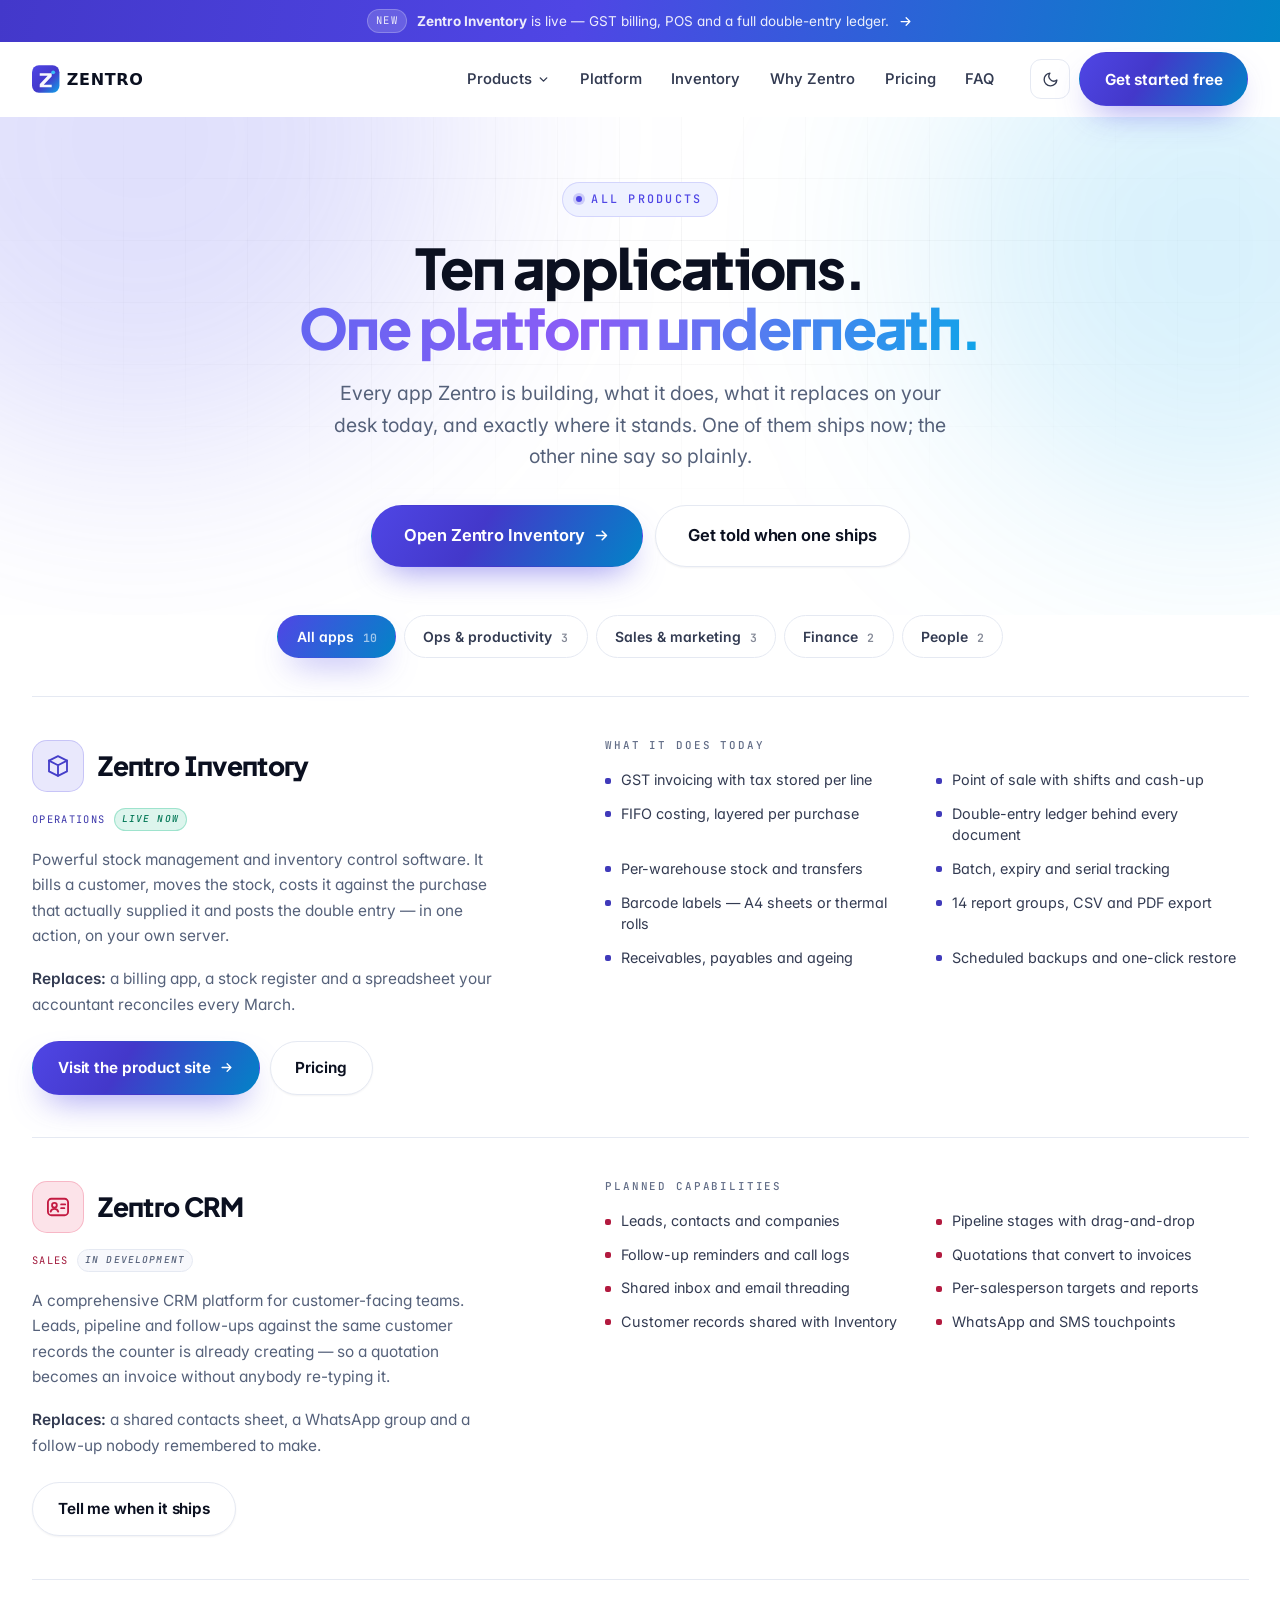
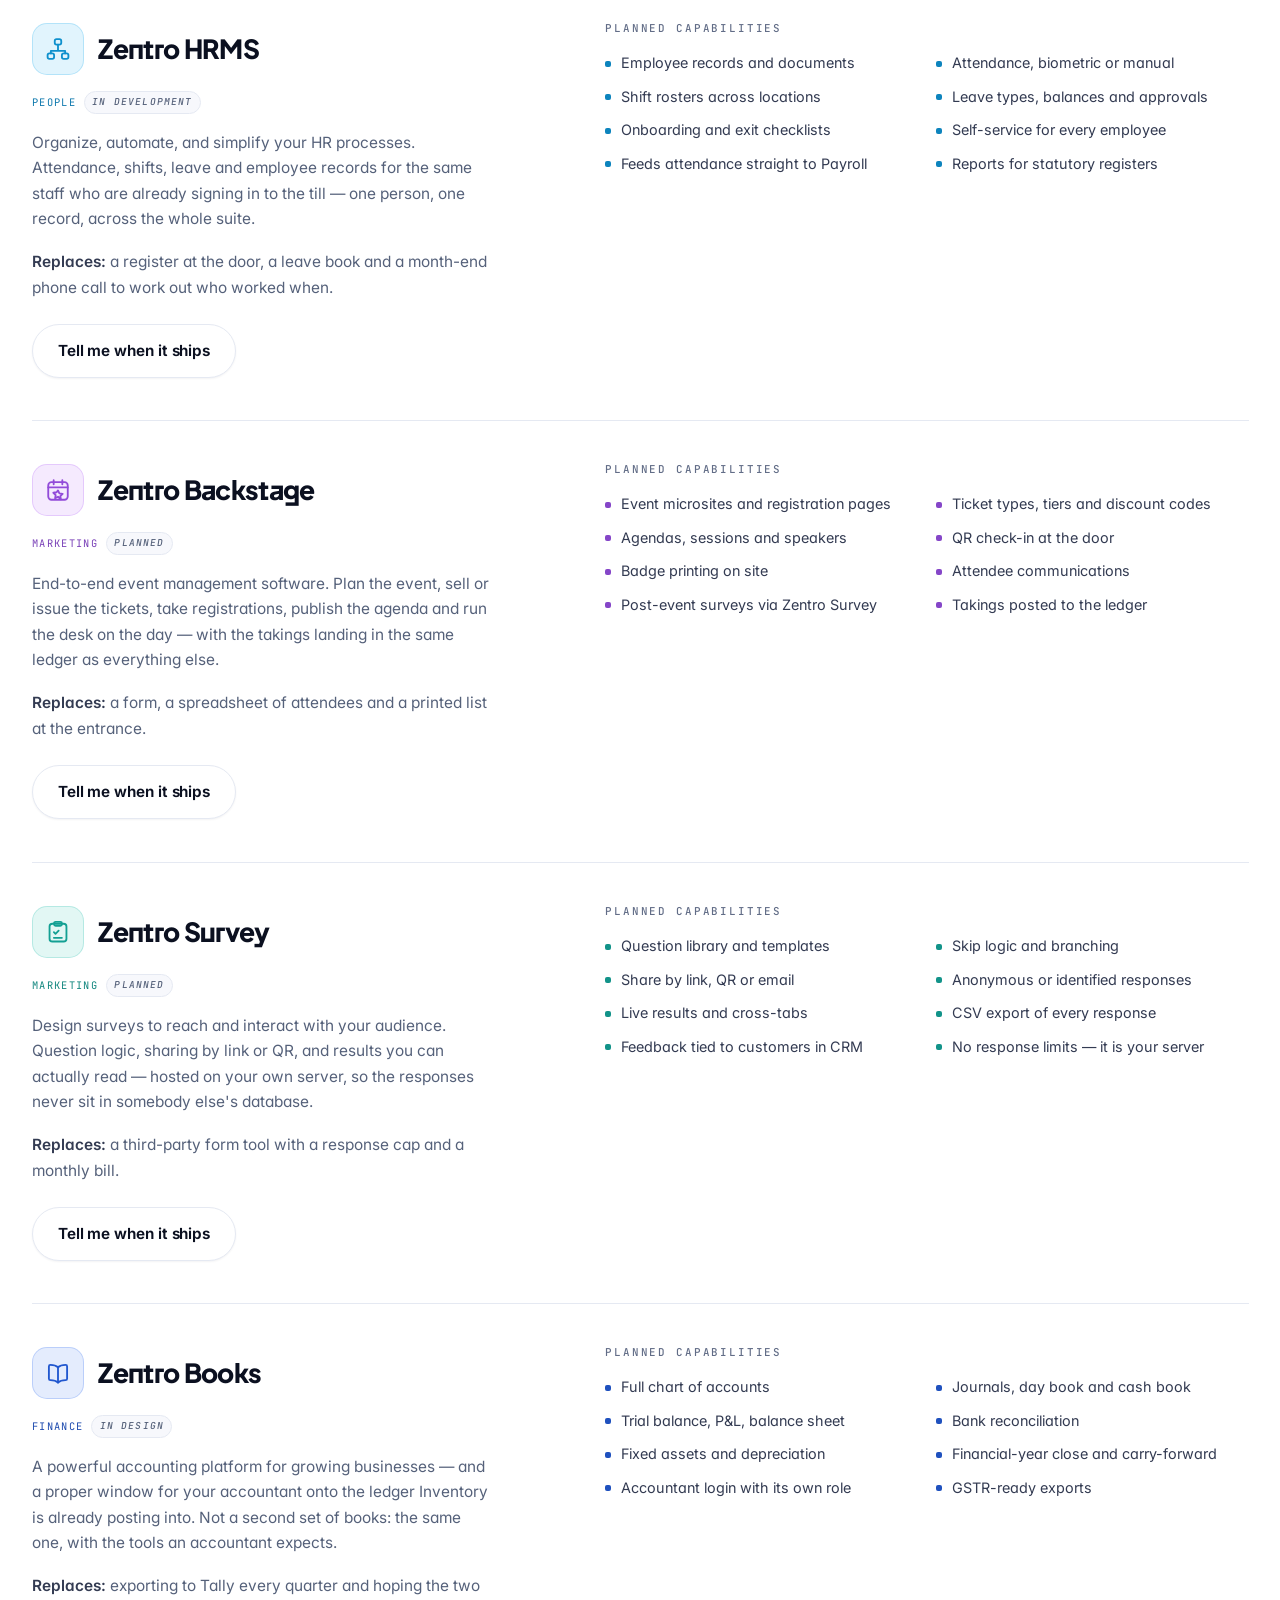
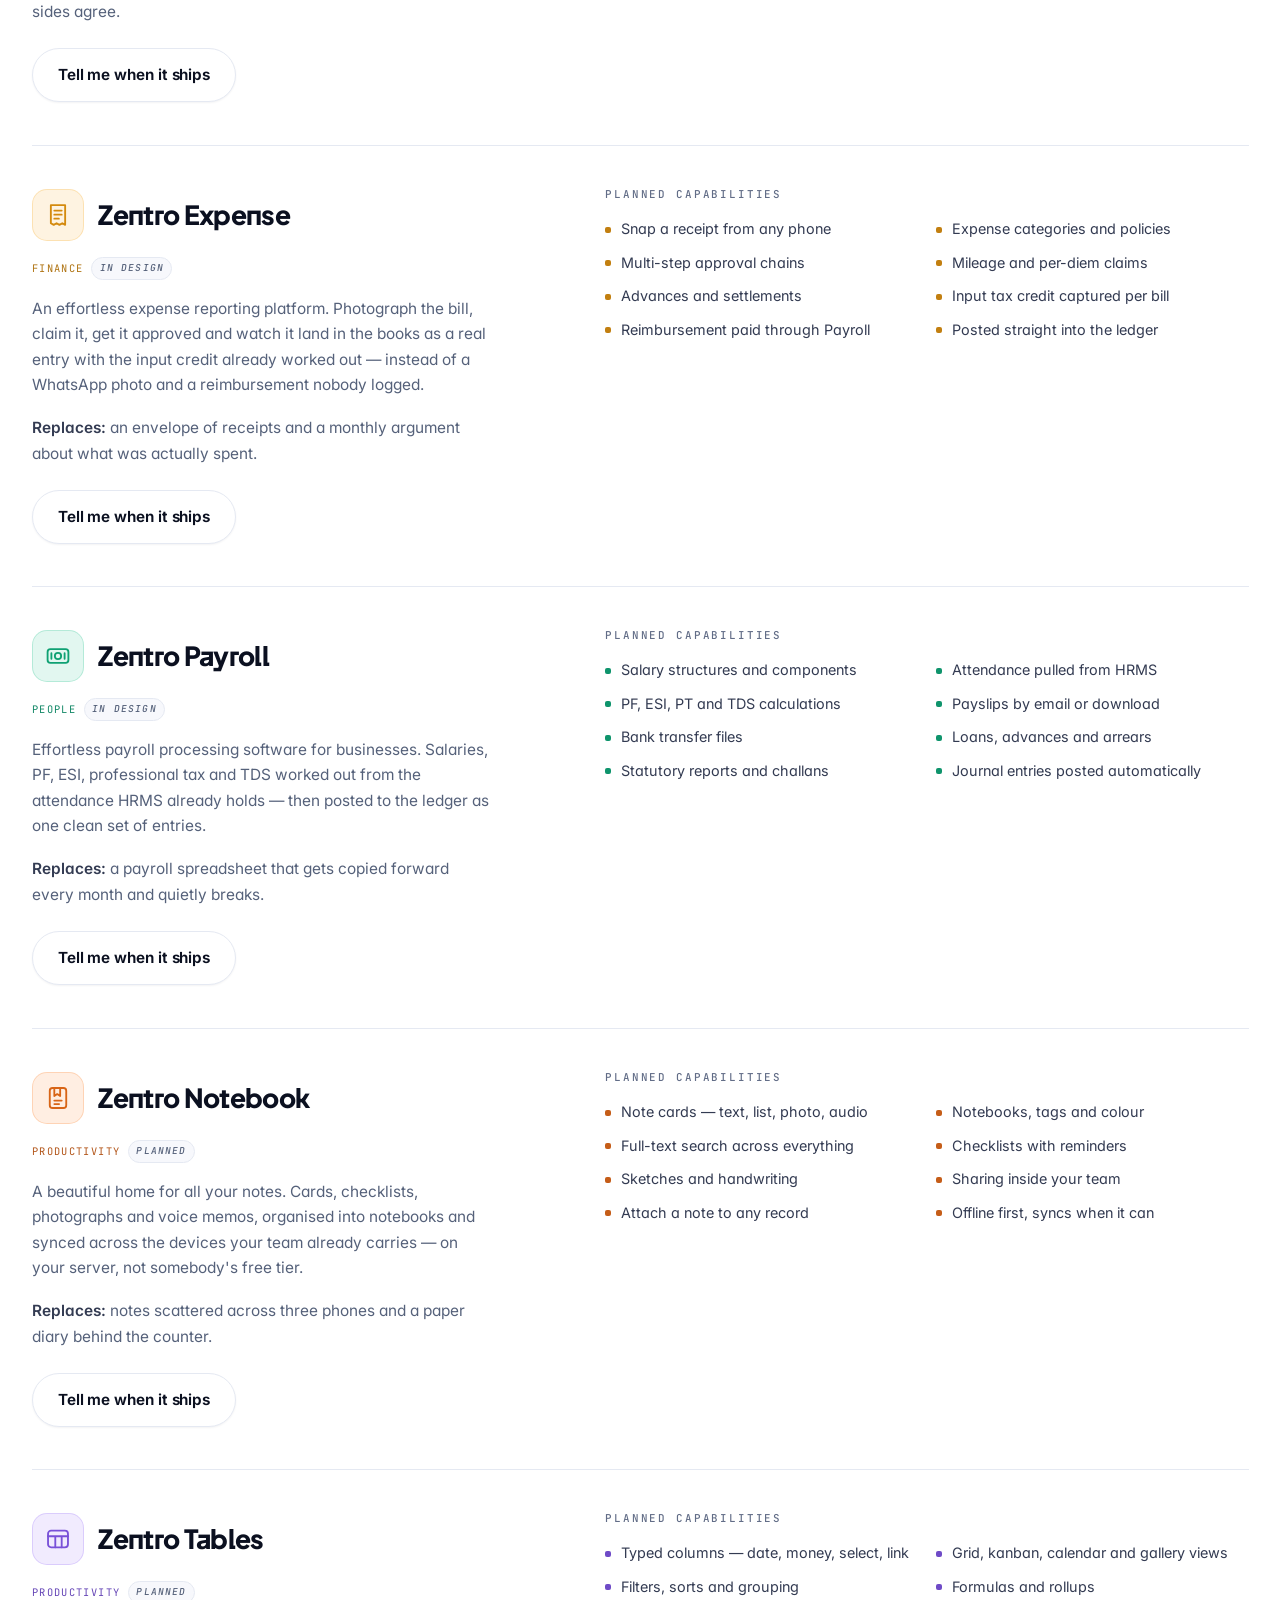
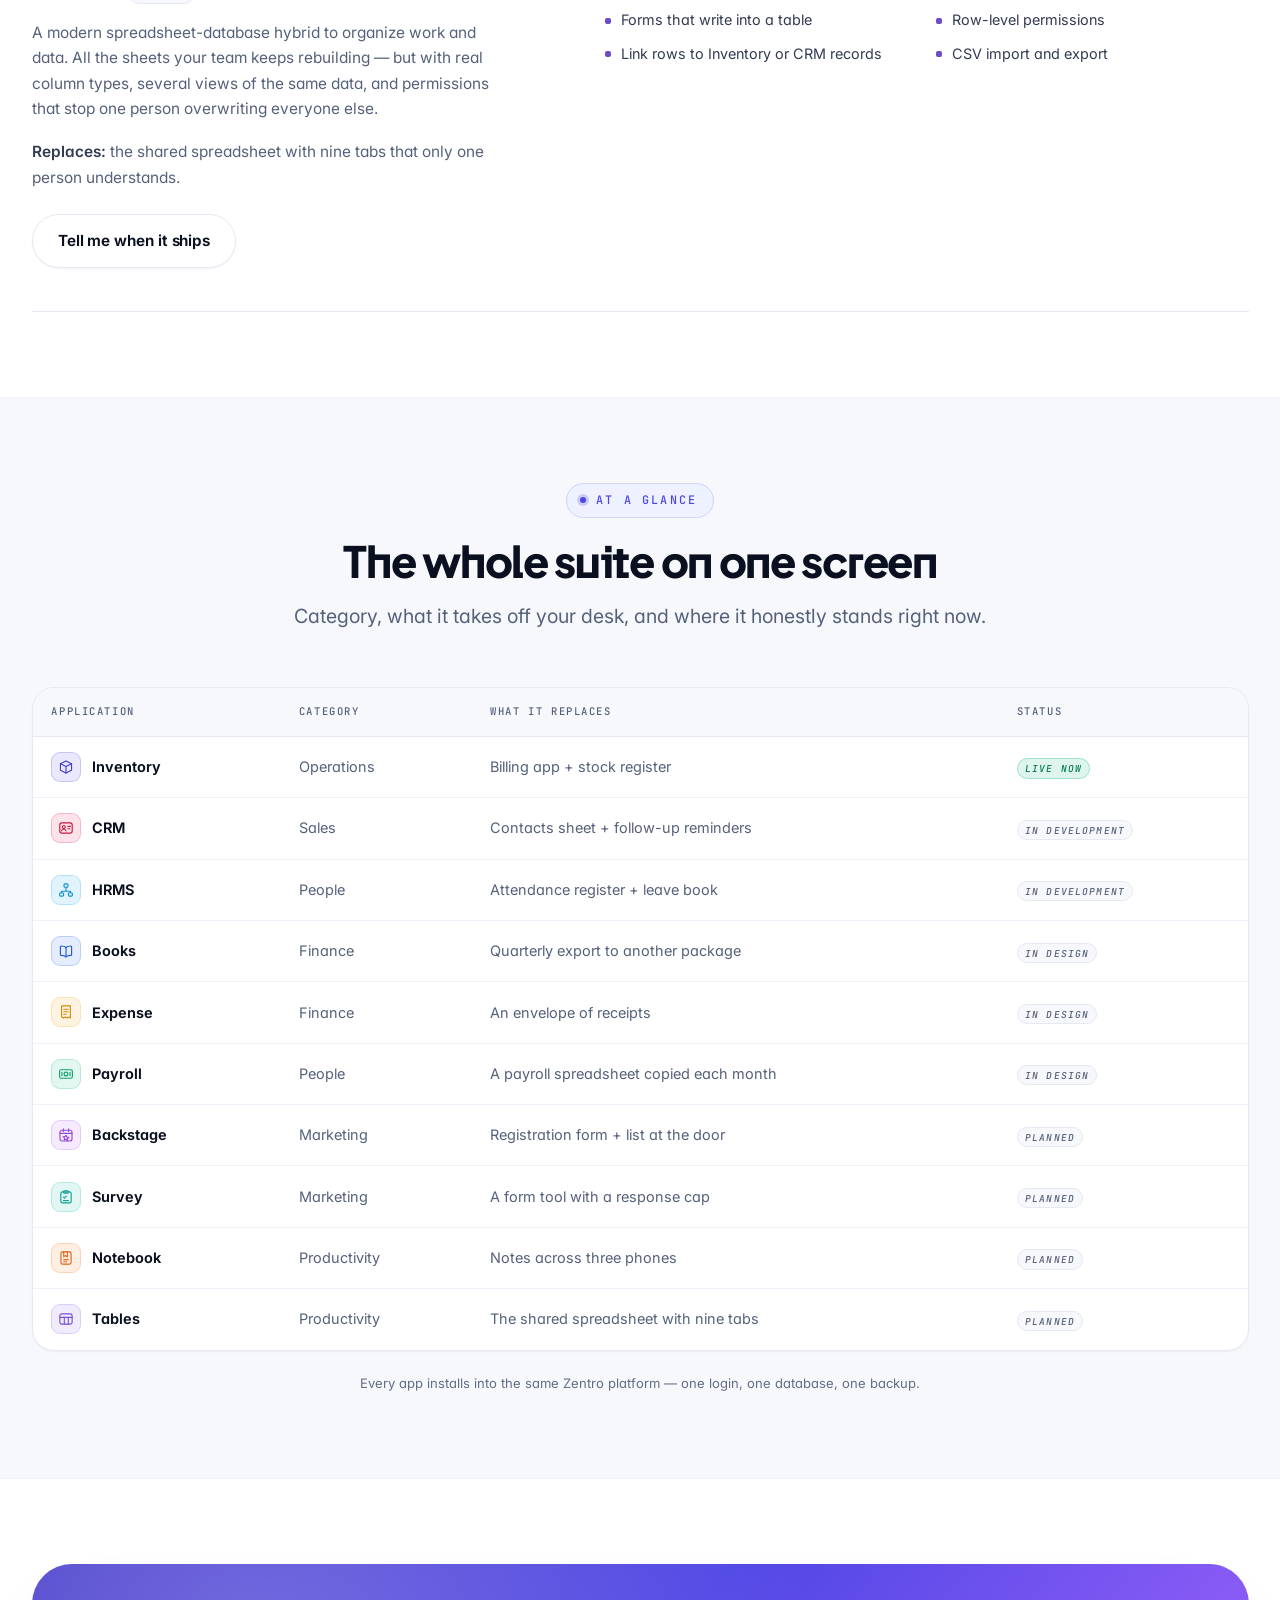
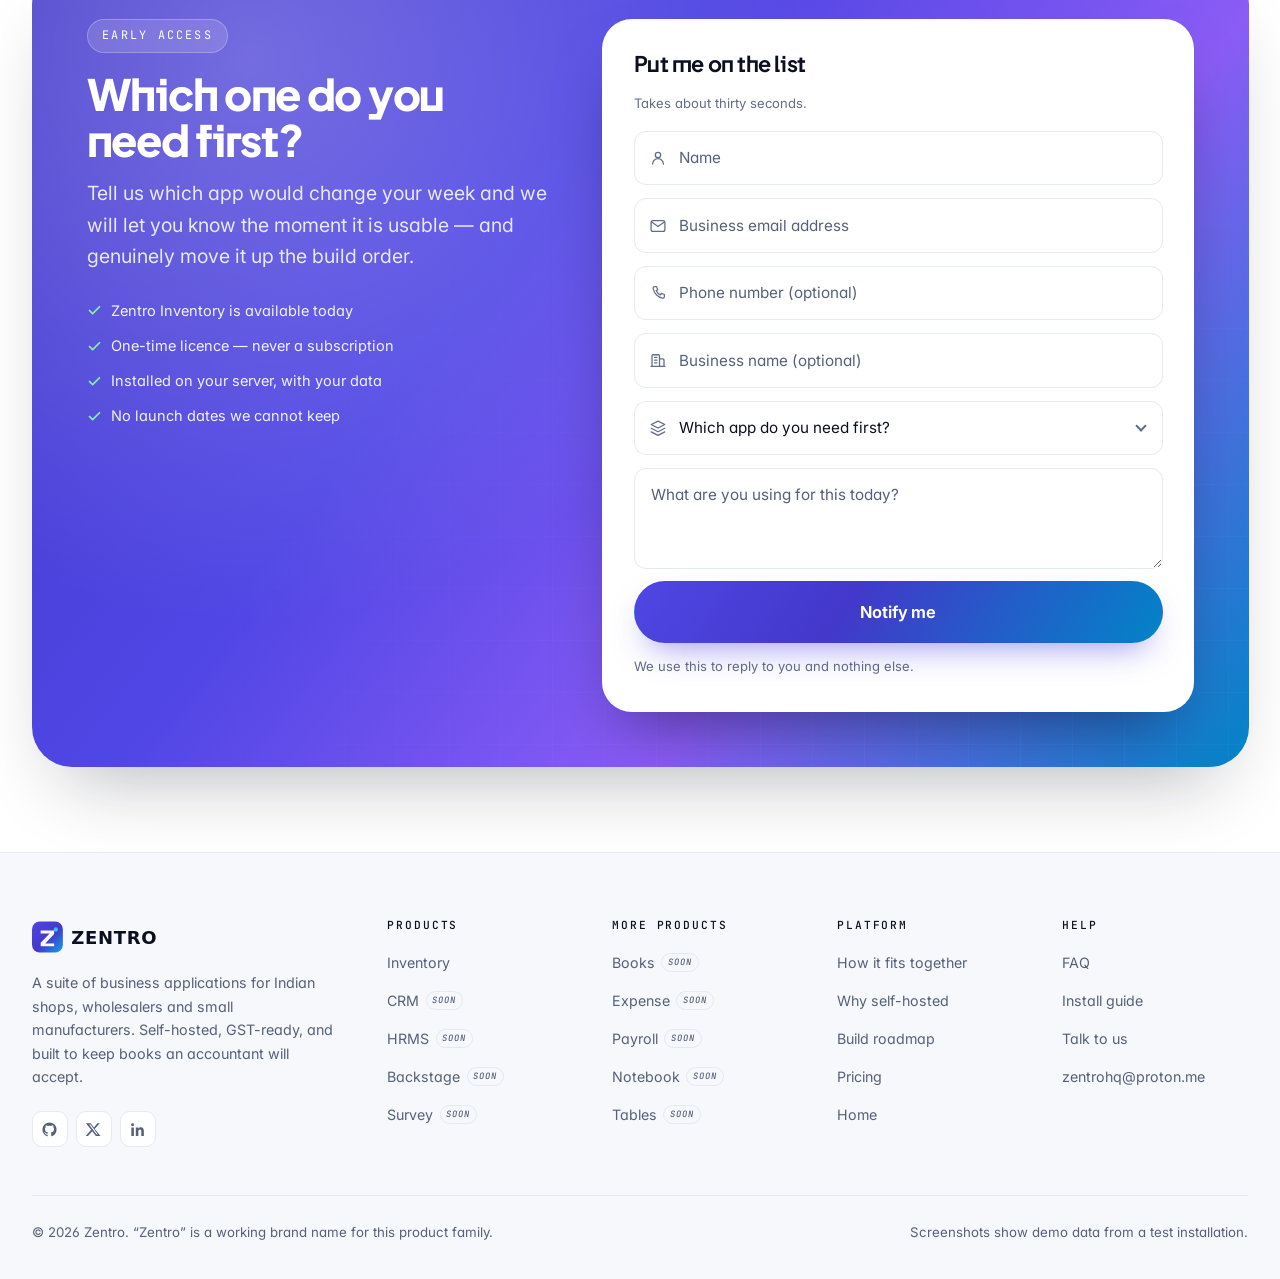
<file: products.html>
<!DOCTYPE html>
<html lang="en" data-theme="light">
<head>
<meta charset="utf-8">
<meta name="viewport" content="width=device-width, initial-scale=1">
<title>All products — Zentro</title>
<meta name="description" content="Every application in the Zentro suite: Inventory, CRM, HRMS, Backstage, Survey, Books, Expense, Payroll, Notebook and Tables. What each one does, what it replaces, and exactly where it stands today.">
<meta name="theme-color" content="#FFFFFF">
<link rel="canonical" href="https://zentrosuite.github.io/zentro/products.html">
<link rel="icon" type="image/svg+xml" href="assets/img/brand/zentro-mark.svg">
<link rel="apple-touch-icon" href="assets/img/brand/zentro-mark.svg">

<meta property="og:type" content="website">
<meta property="og:site_name" content="Zentro">
<meta property="og:title" content="All products — Zentro">
<meta property="og:description" content="Ten business applications on one self-hosted platform. Inventory ships today; here is where the rest stand.">
<meta property="og:image" content="assets/img/og-cover.png">
<meta name="twitter:card" content="summary_large_image">
<meta name="twitter:image" content="assets/img/og-cover.png">

<link rel="preconnect" href="https://fonts.googleapis.com">
<link rel="preconnect" href="https://fonts.gstatic.com" crossorigin>
<link href="https://fonts.googleapis.com/css2?family=Inter:wght@400;500;600;700&family=Plus+Jakarta+Sans:wght@600;700;800&family=JetBrains+Mono:wght@500&display=swap" rel="stylesheet">
<link rel="stylesheet" href="assets/css/style.css">

<script>
  /* Applied before first paint so a dark-mode visitor never sees a white flash. */
  (function () {
    try {
      var s = localStorage.getItem('zentro-theme');
      var d = window.matchMedia('(prefers-color-scheme: dark)').matches;
      document.documentElement.dataset.theme = s || (d ? 'dark' : 'light');
    } catch (e) {}
  })();
</script>
</head>
<body>

<a class="skip" href="#main">Skip to content</a>
<div class="progress" aria-hidden="true"></div>

<!-- ══════════════════ icon sprite ══════════════════ -->
<svg width="0" height="0" style="position:absolute" aria-hidden="true" focusable="false"><defs>
  <symbol id="i-inventory" viewBox="0 0 24 24"><path d="M12 2.9 20.3 7v10L12 21.1 3.7 17V7z"/><path d="M3.7 7 12 11.3 20.3 7M12 11.3v9.8"/></symbol>
  <symbol id="i-crm" viewBox="0 0 24 24"><rect x="2.7" y="4.4" width="18.6" height="15.2" rx="3.2"/><circle cx="8.7" cy="10.4" r="2.2"/><path d="M5.2 16.3a3.7 3.7 0 0 1 7 0"/><path d="M14.9 9.6h3.7M14.9 13.1h2.9"/></symbol>
  <symbol id="i-hrms" viewBox="0 0 24 24"><rect x="9" y="2.9" width="6" height="5" rx="1.7"/><rect x="2.4" y="16.1" width="6" height="5" rx="1.7"/><rect x="15.6" y="16.1" width="6" height="5" rx="1.7"/><path d="M12 7.9v5.9M5.4 16.1v-2.3h13.2v2.3"/></symbol>
  <symbol id="i-backstage" viewBox="0 0 24 24"><rect x="3" y="4.8" width="18" height="16.2" rx="3"/><path d="M3 9.6h18M8 2.9v3.8M16 2.9v3.8"/><path d="m12 12.4 1.3 2.7 3 .45-2.15 2.1.5 2.95L12 18.2l-2.65 1.4.5-2.95-2.15-2.1 3-.45z"/></symbol>
  <symbol id="i-survey" viewBox="0 0 24 24"><rect x="4.2" y="4.4" width="15.6" height="16.4" rx="2.6"/><rect x="8.4" y="2.6" width="7.2" height="3.6" rx="1.4"/><path d="m8.2 12.2 1.5 1.5 2.9-2.9M8.2 17.4h7.4"/></symbol>
  <symbol id="i-books" viewBox="0 0 24 24"><path d="M12 6.7C10.4 5.2 8.2 4.5 5 4.5a1.4 1.4 0 0 0-1.4 1.4v11.3c0 .8.6 1.4 1.4 1.4 3.2 0 5.4.7 7 2.2 1.6-1.5 3.8-2.2 7-2.2.8 0 1.4-.6 1.4-1.4V5.9c0-.8-.6-1.4-1.4-1.4-3.2 0-5.4.7-7 2.2z"/><path d="M12 6.7v14.1"/></symbol>
  <symbol id="i-expense" viewBox="0 0 24 24"><path d="M5.4 2.9h13.2v18.2l-2.64-1.55-2.64 1.55-2.64-1.55-2.64 1.55-2.64-1.55z"/><path d="M8.6 7.9h6.8M8.6 11.7h6.8M8.6 15.4h4.2"/></symbol>
  <symbol id="i-payroll" viewBox="0 0 24 24"><rect x="2.4" y="5.6" width="19.2" height="12.8" rx="2.6"/><circle cx="12" cy="12" r="2.9"/><path d="M5.9 9.4v5.2M18.1 9.4v5.2"/></symbol>
  <symbol id="i-notebook" viewBox="0 0 24 24"><rect x="4.4" y="2.8" width="15.2" height="18.4" rx="2.6"/><path d="M8.6 2.8v7.4l2.7-1.8 2.7 1.8V2.8"/><path d="M8.6 14.4h6.8M8.6 17.6h4.4"/></symbol>
  <symbol id="i-tables" viewBox="0 0 24 24"><rect x="2.8" y="4.3" width="18.4" height="15.4" rx="2.8"/><path d="M2.8 9.5h18.4M9.5 9.5v10.2M15.4 9.5v10.2"/></symbol>

  <symbol id="i-check" viewBox="0 0 24 24"><path d="M20 6 9 17l-5-5"/></symbol>
  <symbol id="i-arrow" viewBox="0 0 24 24"><path d="M5 12h14M13 6l6 6-6 6"/></symbol>
  <symbol id="i-up" viewBox="0 0 24 24"><path d="M12 19V5M6 11l6-6 6 6"/></symbol>
  <symbol id="i-chev" viewBox="0 0 24 24"><path d="m6 9 6 6 6-6"/></symbol>
  <symbol id="i-menu" viewBox="0 0 24 24"><path d="M3 6h18M3 12h18M3 18h18"/></symbol>
  <symbol id="i-moon" viewBox="0 0 24 24"><path d="M21 12.8A9 9 0 1 1 11.2 3a7 7 0 0 0 9.8 9.8z"/></symbol>
  <symbol id="i-sun" viewBox="0 0 24 24"><circle cx="12" cy="12" r="4.2"/><path d="M12 2v2M12 20v2M2 12h2M20 12h2M4.9 4.9l1.4 1.4M17.7 17.7l1.4 1.4M19.1 4.9l-1.4 1.4M6.3 17.7l-1.4 1.4"/></symbol>
  <symbol id="i-layers" viewBox="0 0 24 24"><path d="m12 2.8 9 4.6-9 4.6-9-4.6z"/><path d="m3 12.4 9 4.6 9-4.6M3 17.2l9 4.6 9-4.6"/></symbol>
  <symbol id="i-mail" viewBox="0 0 24 24"><rect x="2.8" y="4.8" width="18.4" height="14.4" rx="2.6"/><path d="m3.6 6.8 8.4 6 8.4-6"/></symbol>
  <symbol id="i-user" viewBox="0 0 24 24"><circle cx="12" cy="8" r="3.6"/><path d="M4.8 20a7.2 7.2 0 0 1 14.4 0"/></symbol>
  <symbol id="i-phone" viewBox="0 0 24 24"><path d="M7 3.5h3l1.6 4-2 1.4a11.5 11.5 0 0 0 5.5 5.5l1.4-2 4 1.6v3a2 2 0 0 1-2.2 2A17.5 17.5 0 0 1 5.5 5.7 2 2 0 0 1 7 3.5z"/></symbol>
  <symbol id="i-building" viewBox="0 0 24 24"><path d="M4 20.5V6.4A1.4 1.4 0 0 1 5.4 5h7.2A1.4 1.4 0 0 1 14 6.4v14.1"/><path d="M14 10.5h4.6A1.4 1.4 0 0 1 20 11.9v8.6M2.8 20.5h18.4M7.4 8.6h3.2M7.4 12.2h3.2M7.4 15.8h3.2"/></symbol>
  <symbol id="i-x" viewBox="0 0 24 24" fill="currentColor" stroke="none"><path d="M17.5 3h3.3l-7.2 8.2L22 21h-6.6l-5.2-6.7L4.3 21H1l7.7-8.8L1.3 3H8l4.7 6.2zm-1.2 16h1.8L7.8 4.9H5.8z"/></symbol>
  <symbol id="i-in" viewBox="0 0 24 24" fill="currentColor" stroke="none"><path d="M6.9 21H3.3V9.1h3.6zM5.1 7.5a2.1 2.1 0 1 1 0-4.2 2.1 2.1 0 0 1 0 4.2M21 21h-3.6v-5.8c0-1.4 0-3.2-1.9-3.2s-2.3 1.5-2.3 3.1V21H9.6V9.1h3.5v1.6h.05a3.8 3.8 0 0 1 3.4-1.9c3.7 0 4.4 2.4 4.4 5.6z"/></symbol>
  <symbol id="i-gh" viewBox="0 0 24 24" fill="currentColor" stroke="none"><path d="M12 2a10 10 0 0 0-3.16 19.49c.5.09.68-.22.68-.48v-1.7c-2.78.6-3.37-1.34-3.37-1.34-.45-1.16-1.11-1.47-1.11-1.47-.91-.62.07-.61.07-.61 1 .07 1.53 1.03 1.53 1.03.9 1.53 2.34 1.09 2.91.83.09-.65.35-1.09.63-1.34-2.22-.25-4.56-1.11-4.56-4.94 0-1.09.39-1.98 1.03-2.68-.1-.25-.45-1.27.1-2.64 0 0 .84-.27 2.75 1.02a9.5 9.5 0 0 1 5 0c1.91-1.29 2.75-1.02 2.75-1.02.55 1.37.2 2.39.1 2.64.64.7 1.03 1.59 1.03 2.68 0 3.84-2.34 4.69-4.57 4.94.36.31.68.92.68 1.85v2.74c0 .27.18.58.69.48A10 10 0 0 0 12 2"/></symbol>
</defs></svg>

<!-- ══════════════════ announcement ══════════════════ -->
<div class="announce">
  <a href="https://zentrosuite.github.io/zentro/inventory/">
    <span class="tag">New</span>
    <span><b>Zentro Inventory</b> is live — GST billing, POS and a full double-entry ledger.</span>
    <svg class="arw" width="15" height="15" viewBox="0 0 24 24" fill="none" stroke="currentColor" stroke-width="2" stroke-linecap="round" stroke-linejoin="round"><use href="#i-arrow"/></svg>
  </a>
</div>

<!-- ══════════════════ header ══════════════════ -->
<header class="hdr">
  <div class="wrap hdr__in">
    <a class="brand" href="./" aria-label="Zentro home">
      <img class="shot--light" src="assets/img/brand/zentro-logo-dark-text.svg" alt="Zentro" width="196" height="56">
      <img class="shot--dark" src="assets/img/brand/zentro-logo-light-text.svg" alt="Zentro" width="196" height="56">
    </a>

    <nav class="nav" aria-label="Primary">
      <div class="mega" data-mega aria-expanded="false">
        <button class="mega__btn" type="button" aria-haspopup="true" aria-expanded="false">
          Products
          <svg width="13" height="13" viewBox="0 0 24 24" fill="none" stroke="currentColor" stroke-width="2.6" stroke-linecap="round" stroke-linejoin="round"><use href="#i-chev"/></svg>
        </button>

        <div class="mega__panel">
          <div class="mega__grid">
            <a class="mega__item" href="https://zentrosuite.github.io/zentro/inventory/" style="--accent:#4F46E5">
              <span class="tile"><svg viewBox="0 0 24 24"><use href="#i-inventory"/></svg></span>
              <span><span class="mega__t">Inventory <em class="live">Live</em></span>
              <span class="mega__d">Stock management and inventory control</span></span>
            </a>
            <a class="mega__item" href="#crm" style="--accent:#E11D48">
              <span class="tile"><svg viewBox="0 0 24 24"><use href="#i-crm"/></svg></span>
              <span><span class="mega__t">CRM <em class="soon">Soon</em></span>
              <span class="mega__d">For customer-facing teams</span></span>
            </a>
            <a class="mega__item" href="#hrms" style="--accent:#0EA5E9">
              <span class="tile"><svg viewBox="0 0 24 24"><use href="#i-hrms"/></svg></span>
              <span><span class="mega__t">HRMS <em class="soon">Soon</em></span>
              <span class="mega__d">Automate and simplify HR</span></span>
            </a>
            <a class="mega__item" href="#backstage" style="--accent:#A855F7">
              <span class="tile"><svg viewBox="0 0 24 24"><use href="#i-backstage"/></svg></span>
              <span><span class="mega__t">Backstage <em class="soon">Soon</em></span>
              <span class="mega__d">End-to-end event management</span></span>
            </a>
            <a class="mega__item" href="#survey" style="--accent:#14B8A6">
              <span class="tile"><svg viewBox="0 0 24 24"><use href="#i-survey"/></svg></span>
              <span><span class="mega__t">Survey <em class="soon">Soon</em></span>
              <span class="mega__d">Reach and interact with your audience</span></span>
            </a>
            <a class="mega__item" href="#books" style="--accent:#2563EB">
              <span class="tile"><svg viewBox="0 0 24 24"><use href="#i-books"/></svg></span>
              <span><span class="mega__t">Books <em class="soon">Soon</em></span>
              <span class="mega__d">Accounting for growing businesses</span></span>
            </a>
            <a class="mega__item" href="#expense" style="--accent:#F59E0B">
              <span class="tile"><svg viewBox="0 0 24 24"><use href="#i-expense"/></svg></span>
              <span><span class="mega__t">Expense <em class="soon">Soon</em></span>
              <span class="mega__d">Effortless expense reporting</span></span>
            </a>
            <a class="mega__item" href="#payroll" style="--accent:#10B981">
              <span class="tile"><svg viewBox="0 0 24 24"><use href="#i-payroll"/></svg></span>
              <span><span class="mega__t">Payroll <em class="soon">Soon</em></span>
              <span class="mega__d">Effortless payroll processing</span></span>
            </a>
            <a class="mega__item" href="#notebook" style="--accent:#F97316">
              <span class="tile"><svg viewBox="0 0 24 24"><use href="#i-notebook"/></svg></span>
              <span><span class="mega__t">Notebook <em class="soon">Soon</em></span>
              <span class="mega__d">A beautiful home for all your notes</span></span>
            </a>
            <a class="mega__item" href="#tables" style="--accent:#8B5CF6">
              <span class="tile"><svg viewBox="0 0 24 24"><use href="#i-tables"/></svg></span>
              <span><span class="mega__t">Tables <em class="soon">Soon</em></span>
              <span class="mega__d">Spreadsheet-database hybrid</span></span>
            </a>
          </div>
          <div class="mega__foot">
            <p>One login, one data model, one design across all ten.</p>
            <a class="btn btn--ghost btn--sm" href="index.html#platform">
              How the platform works
              <svg class="arw" width="14" height="14" viewBox="0 0 24 24" fill="none" stroke="currentColor" stroke-width="2.2" stroke-linecap="round" stroke-linejoin="round"><use href="#i-arrow"/></svg>
            </a>
          </div>
        </div>
      </div>

      <a class="nav__link" href="index.html#platform">Platform</a>
      <a class="nav__link" href="https://zentrosuite.github.io/zentro/inventory/">Inventory</a>
      <a class="nav__link" href="index.html#why">Why Zentro</a>
      <a class="nav__link" href="index.html#pricing">Pricing</a>
      <a class="nav__link" href="index.html#faq">FAQ</a>
    </nav>

    <div class="hdr__cta">
      <button class="icon-btn" type="button" data-theme-toggle aria-label="Switch to dark mode">
        <svg class="moon" width="17" height="17" viewBox="0 0 24 24" fill="none" stroke="currentColor" stroke-width="1.9" stroke-linecap="round" stroke-linejoin="round"><use href="#i-moon"/></svg>
        <svg class="sun" width="17" height="17" viewBox="0 0 24 24" fill="none" stroke="currentColor" stroke-width="1.9" stroke-linecap="round" stroke-linejoin="round"><use href="#i-sun"/></svg>
      </button>
      <button class="icon-btn burger" id="burger" type="button" aria-label="Open menu" aria-controls="drawer" aria-expanded="false">
        <svg width="18" height="18" viewBox="0 0 24 24" fill="none" stroke="currentColor" stroke-width="2" stroke-linecap="round"><use href="#i-menu"/></svg>
      </button>
      <a class="btn btn--primary btn--desk" href="index.html#contact">Get started free</a>
    </div>
  </div>
</header>

<!-- ══════════════════ mobile drawer ══════════════════ -->
<div class="drawer" id="drawer">
  <h4>Products</h4>
  <div class="drawer__apps">
    <a class="drawer__app" href="https://zentrosuite.github.io/zentro/inventory/" style="--accent:#4F46E5"><span class="tile"><svg viewBox="0 0 24 24"><use href="#i-inventory"/></svg></span> Inventory</a>
    <a class="drawer__app" href="#crm" style="--accent:#E11D48"><span class="tile"><svg viewBox="0 0 24 24"><use href="#i-crm"/></svg></span> CRM <em class="soon">Soon</em></a>
    <a class="drawer__app" href="#hrms" style="--accent:#0EA5E9"><span class="tile"><svg viewBox="0 0 24 24"><use href="#i-hrms"/></svg></span> HRMS <em class="soon">Soon</em></a>
    <a class="drawer__app" href="#backstage" style="--accent:#A855F7"><span class="tile"><svg viewBox="0 0 24 24"><use href="#i-backstage"/></svg></span> Backstage <em class="soon">Soon</em></a>
    <a class="drawer__app" href="#survey" style="--accent:#14B8A6"><span class="tile"><svg viewBox="0 0 24 24"><use href="#i-survey"/></svg></span> Survey <em class="soon">Soon</em></a>
    <a class="drawer__app" href="#books" style="--accent:#2563EB"><span class="tile"><svg viewBox="0 0 24 24"><use href="#i-books"/></svg></span> Books <em class="soon">Soon</em></a>
    <a class="drawer__app" href="#expense" style="--accent:#F59E0B"><span class="tile"><svg viewBox="0 0 24 24"><use href="#i-expense"/></svg></span> Expense <em class="soon">Soon</em></a>
    <a class="drawer__app" href="#payroll" style="--accent:#10B981"><span class="tile"><svg viewBox="0 0 24 24"><use href="#i-payroll"/></svg></span> Payroll <em class="soon">Soon</em></a>
    <a class="drawer__app" href="#notebook" style="--accent:#F97316"><span class="tile"><svg viewBox="0 0 24 24"><use href="#i-notebook"/></svg></span> Notebook <em class="soon">Soon</em></a>
    <a class="drawer__app" href="#tables" style="--accent:#8B5CF6"><span class="tile"><svg viewBox="0 0 24 24"><use href="#i-tables"/></svg></span> Tables <em class="soon">Soon</em></a>
  </div>

  <h4>Company</h4>
  <a class="drawer__link" href="index.html">Home <svg width="15" height="15" viewBox="0 0 24 24" fill="none" stroke="currentColor" stroke-width="2" stroke-linecap="round" stroke-linejoin="round"><use href="#i-arrow"/></svg></a>
  <a class="drawer__link" href="index.html#platform">Platform</a>
  <a class="drawer__link" href="index.html#why">Why Zentro</a>
  <a class="drawer__link" href="index.html#pricing">Pricing</a>
  <a class="drawer__link" href="index.html#faq">FAQ</a>
  <a class="btn btn--primary btn--block btn--lg" href="index.html#contact">Get started free</a>
</div>

<main id="main">

<!-- ══════════════════ hero ══════════════════ -->
<section class="hero hero--page">
  <div class="hero__bg" aria-hidden="true">
    <span class="orb orb--a"></span><span class="orb orb--b"></span>
  </div>

  <div class="wrap">
    <span class="eyebrow" data-reveal="up">All products</span>
    <h1 data-reveal="up" style="--d:.06s">Ten applications.<br><span class="grad">One platform underneath.</span></h1>
    <p class="lede" data-reveal="up" style="--d:.12s">
      Every app Zentro is building, what it does, what it replaces on your desk today, and exactly
      where it stands. One of them ships now; the other nine say so plainly.
    </p>
    <div class="hero__cta" data-reveal="up" style="--d:.18s">
      <a class="btn btn--primary btn--lg" href="https://zentrosuite.github.io/zentro/inventory/">
        Open Zentro Inventory
        <svg class="arw" width="17" height="17" viewBox="0 0 24 24" fill="none" stroke="currentColor" stroke-width="2.2" stroke-linecap="round" stroke-linejoin="round"><use href="#i-arrow"/></svg>
      </a>
      <a class="btn btn--ghost btn--lg" href="#notify">Get told when one ships</a>
    </div>
  </div>
</section>

<!-- ══════════════════ product detail ══════════════════ -->
<section class="section section--flush">
  <div class="wrap">
    <div class="filters" role="group" aria-label="Filter products by category" data-reveal="fade">
      <button class="filter" type="button" data-filter="all" aria-pressed="true">All apps <em>10</em></button>
      <button class="filter" type="button" data-filter="ops" aria-pressed="false">Ops &amp; productivity <em>3</em></button>
      <button class="filter" type="button" data-filter="sales" aria-pressed="false">Sales &amp; marketing <em>3</em></button>
      <button class="filter" type="button" data-filter="finance" aria-pressed="false">Finance <em>2</em></button>
      <button class="filter" type="button" data-filter="people" aria-pressed="false">People <em>2</em></button>
    </div>
    <p class="sr-only" id="filter-status" role="status" aria-live="polite"></p>

    <!-- ── Inventory ── -->
    <article class="prod" id="inventory" data-cat="ops" style="--accent:#4F46E5" data-reveal="up">
      <div class="prod__copy">
        <div class="prod__head">
          <span class="tile tile--lg"><svg viewBox="0 0 24 24"><use href="#i-inventory"/></svg></span>
          <h2>Zentro Inventory</h2>
        </div>
        <div class="prod__status">
          <span class="prod__cat">Operations</span> <em class="live">Live now</em>
        </div>
        <p>Powerful stock management and inventory control software. It bills a customer, moves the
          stock, costs it against the purchase that actually supplied it and posts the double entry
          — in one action, on your own server.</p>
        <p class="prod__replaces"><b>Replaces:</b> a billing app, a stock register and a
          spreadsheet your accountant reconciles every March.</p>
        <div class="prod__cta">
          <a class="btn btn--primary" href="https://zentrosuite.github.io/zentro/inventory/">
            Visit the product site
            <svg class="arw" width="15" height="15" viewBox="0 0 24 24" fill="none" stroke="currentColor" stroke-width="2.2" stroke-linecap="round" stroke-linejoin="round"><use href="#i-arrow"/></svg>
          </a>
          <a class="btn btn--ghost" href="index.html#pricing">Pricing</a>
        </div>
      </div>
      <div class="prod__caps">
        <h4>What it does today</h4>
        <ul class="caps">
          <li>GST invoicing with tax stored per line</li>
          <li>Point of sale with shifts and cash-up</li>
          <li>FIFO costing, layered per purchase</li>
          <li>Double-entry ledger behind every document</li>
          <li>Per-warehouse stock and transfers</li>
          <li>Batch, expiry and serial tracking</li>
          <li>Barcode labels — A4 sheets or thermal rolls</li>
          <li>14 report groups, CSV and PDF export</li>
          <li>Receivables, payables and ageing</li>
          <li>Scheduled backups and one-click restore</li>
        </ul>
      </div>
    </article>

    <!-- ── CRM ── -->
    <article class="prod" id="crm" data-cat="sales" style="--accent:#E11D48" data-reveal="up">
      <div class="prod__copy">
        <div class="prod__head">
          <span class="tile tile--lg"><svg viewBox="0 0 24 24"><use href="#i-crm"/></svg></span>
          <h2>Zentro CRM</h2>
        </div>
        <div class="prod__status">
          <span class="prod__cat">Sales</span> <em class="soon">In development</em>
        </div>
        <p>A comprehensive CRM platform for customer-facing teams. Leads, pipeline and follow-ups
          against the same customer records the counter is already creating — so a quotation becomes
          an invoice without anybody re-typing it.</p>
        <p class="prod__replaces"><b>Replaces:</b> a shared contacts sheet, a WhatsApp group and a
          follow-up nobody remembered to make.</p>
        <div class="prod__cta">
          <a class="btn btn--ghost" href="#notify">Tell me when it ships</a>
        </div>
      </div>
      <div class="prod__caps">
        <h4>Planned capabilities</h4>
        <ul class="caps">
          <li>Leads, contacts and companies</li>
          <li>Pipeline stages with drag-and-drop</li>
          <li>Follow-up reminders and call logs</li>
          <li>Quotations that convert to invoices</li>
          <li>Shared inbox and email threading</li>
          <li>Per-salesperson targets and reports</li>
          <li>Customer records shared with Inventory</li>
          <li>WhatsApp and SMS touchpoints</li>
        </ul>
      </div>
    </article>

    <!-- ── HRMS ── -->
    <article class="prod" id="hrms" data-cat="people" style="--accent:#0EA5E9" data-reveal="up">
      <div class="prod__copy">
        <div class="prod__head">
          <span class="tile tile--lg"><svg viewBox="0 0 24 24"><use href="#i-hrms"/></svg></span>
          <h2>Zentro HRMS</h2>
        </div>
        <div class="prod__status">
          <span class="prod__cat">People</span> <em class="soon">In development</em>
        </div>
        <p>Organize, automate, and simplify your HR processes. Attendance, shifts, leave and
          employee records for the same staff who are already signing in to the till — one person,
          one record, across the whole suite.</p>
        <p class="prod__replaces"><b>Replaces:</b> a register at the door, a leave book and a
          month-end phone call to work out who worked when.</p>
        <div class="prod__cta">
          <a class="btn btn--ghost" href="#notify">Tell me when it ships</a>
        </div>
      </div>
      <div class="prod__caps">
        <h4>Planned capabilities</h4>
        <ul class="caps">
          <li>Employee records and documents</li>
          <li>Attendance, biometric or manual</li>
          <li>Shift rosters across locations</li>
          <li>Leave types, balances and approvals</li>
          <li>Onboarding and exit checklists</li>
          <li>Self-service for every employee</li>
          <li>Feeds attendance straight to Payroll</li>
          <li>Reports for statutory registers</li>
        </ul>
      </div>
    </article>

    <!-- ── Backstage ── -->
    <article class="prod" id="backstage" data-cat="sales" style="--accent:#A855F7" data-reveal="up">
      <div class="prod__copy">
        <div class="prod__head">
          <span class="tile tile--lg"><svg viewBox="0 0 24 24"><use href="#i-backstage"/></svg></span>
          <h2>Zentro Backstage</h2>
        </div>
        <div class="prod__status">
          <span class="prod__cat">Marketing</span> <em class="soon">Planned</em>
        </div>
        <p>End-to-end event management software. Plan the event, sell or issue the tickets, take
          registrations, publish the agenda and run the desk on the day — with the takings landing
          in the same ledger as everything else.</p>
        <p class="prod__replaces"><b>Replaces:</b> a form, a spreadsheet of attendees and a
          printed list at the entrance.</p>
        <div class="prod__cta">
          <a class="btn btn--ghost" href="#notify">Tell me when it ships</a>
        </div>
      </div>
      <div class="prod__caps">
        <h4>Planned capabilities</h4>
        <ul class="caps">
          <li>Event microsites and registration pages</li>
          <li>Ticket types, tiers and discount codes</li>
          <li>Agendas, sessions and speakers</li>
          <li>QR check-in at the door</li>
          <li>Badge printing on site</li>
          <li>Attendee communications</li>
          <li>Post-event surveys via Zentro Survey</li>
          <li>Takings posted to the ledger</li>
        </ul>
      </div>
    </article>

    <!-- ── Survey ── -->
    <article class="prod" id="survey" data-cat="sales" style="--accent:#14B8A6" data-reveal="up">
      <div class="prod__copy">
        <div class="prod__head">
          <span class="tile tile--lg"><svg viewBox="0 0 24 24"><use href="#i-survey"/></svg></span>
          <h2>Zentro Survey</h2>
        </div>
        <div class="prod__status">
          <span class="prod__cat">Marketing</span> <em class="soon">Planned</em>
        </div>
        <p>Design surveys to reach and interact with your audience. Question logic, sharing by link
          or QR, and results you can actually read — hosted on your own server, so the responses
          never sit in somebody else's database.</p>
        <p class="prod__replaces"><b>Replaces:</b> a third-party form tool with a response cap and
          a monthly bill.</p>
        <div class="prod__cta">
          <a class="btn btn--ghost" href="#notify">Tell me when it ships</a>
        </div>
      </div>
      <div class="prod__caps">
        <h4>Planned capabilities</h4>
        <ul class="caps">
          <li>Question library and templates</li>
          <li>Skip logic and branching</li>
          <li>Share by link, QR or email</li>
          <li>Anonymous or identified responses</li>
          <li>Live results and cross-tabs</li>
          <li>CSV export of every response</li>
          <li>Feedback tied to customers in CRM</li>
          <li>No response limits — it is your server</li>
        </ul>
      </div>
    </article>

    <!-- ── Books ── -->
    <article class="prod" id="books" data-cat="finance" style="--accent:#2563EB" data-reveal="up">
      <div class="prod__copy">
        <div class="prod__head">
          <span class="tile tile--lg"><svg viewBox="0 0 24 24"><use href="#i-books"/></svg></span>
          <h2>Zentro Books</h2>
        </div>
        <div class="prod__status">
          <span class="prod__cat">Finance</span> <em class="soon">In design</em>
        </div>
        <p>A powerful accounting platform for growing businesses — and a proper window for your
          accountant onto the ledger Inventory is already posting into. Not a second set of books:
          the same one, with the tools an accountant expects.</p>
        <p class="prod__replaces"><b>Replaces:</b> exporting to Tally every quarter and hoping the
          two sides agree.</p>
        <div class="prod__cta">
          <a class="btn btn--ghost" href="#notify">Tell me when it ships</a>
        </div>
      </div>
      <div class="prod__caps">
        <h4>Planned capabilities</h4>
        <ul class="caps">
          <li>Full chart of accounts</li>
          <li>Journals, day book and cash book</li>
          <li>Trial balance, P&amp;L, balance sheet</li>
          <li>Bank reconciliation</li>
          <li>Fixed assets and depreciation</li>
          <li>Financial-year close and carry-forward</li>
          <li>Accountant login with its own role</li>
          <li>GSTR-ready exports</li>
        </ul>
      </div>
    </article>

    <!-- ── Expense ── -->
    <article class="prod" id="expense" data-cat="finance" style="--accent:#F59E0B" data-reveal="up">
      <div class="prod__copy">
        <div class="prod__head">
          <span class="tile tile--lg"><svg viewBox="0 0 24 24"><use href="#i-expense"/></svg></span>
          <h2>Zentro Expense</h2>
        </div>
        <div class="prod__status">
          <span class="prod__cat">Finance</span> <em class="soon">In design</em>
        </div>
        <p>An effortless expense reporting platform. Photograph the bill, claim it, get it approved
          and watch it land in the books as a real entry with the input credit already worked out —
          instead of a WhatsApp photo and a reimbursement nobody logged.</p>
        <p class="prod__replaces"><b>Replaces:</b> an envelope of receipts and a monthly argument
          about what was actually spent.</p>
        <div class="prod__cta">
          <a class="btn btn--ghost" href="#notify">Tell me when it ships</a>
        </div>
      </div>
      <div class="prod__caps">
        <h4>Planned capabilities</h4>
        <ul class="caps">
          <li>Snap a receipt from any phone</li>
          <li>Expense categories and policies</li>
          <li>Multi-step approval chains</li>
          <li>Mileage and per-diem claims</li>
          <li>Advances and settlements</li>
          <li>Input tax credit captured per bill</li>
          <li>Reimbursement paid through Payroll</li>
          <li>Posted straight into the ledger</li>
        </ul>
      </div>
    </article>

    <!-- ── Payroll ── -->
    <article class="prod" id="payroll" data-cat="people" style="--accent:#10B981" data-reveal="up">
      <div class="prod__copy">
        <div class="prod__head">
          <span class="tile tile--lg"><svg viewBox="0 0 24 24"><use href="#i-payroll"/></svg></span>
          <h2>Zentro Payroll</h2>
        </div>
        <div class="prod__status">
          <span class="prod__cat">People</span> <em class="soon">In design</em>
        </div>
        <p>Effortless payroll processing software for businesses. Salaries, PF, ESI, professional
          tax and TDS worked out from the attendance HRMS already holds — then posted to the ledger
          as one clean set of entries.</p>
        <p class="prod__replaces"><b>Replaces:</b> a payroll spreadsheet that gets copied forward
          every month and quietly breaks.</p>
        <div class="prod__cta">
          <a class="btn btn--ghost" href="#notify">Tell me when it ships</a>
        </div>
      </div>
      <div class="prod__caps">
        <h4>Planned capabilities</h4>
        <ul class="caps">
          <li>Salary structures and components</li>
          <li>Attendance pulled from HRMS</li>
          <li>PF, ESI, PT and TDS calculations</li>
          <li>Payslips by email or download</li>
          <li>Bank transfer files</li>
          <li>Loans, advances and arrears</li>
          <li>Statutory reports and challans</li>
          <li>Journal entries posted automatically</li>
        </ul>
      </div>
    </article>

    <!-- ── Notebook ── -->
    <article class="prod" id="notebook" data-cat="ops" style="--accent:#F97316" data-reveal="up">
      <div class="prod__copy">
        <div class="prod__head">
          <span class="tile tile--lg"><svg viewBox="0 0 24 24"><use href="#i-notebook"/></svg></span>
          <h2>Zentro Notebook</h2>
        </div>
        <div class="prod__status">
          <span class="prod__cat">Productivity</span> <em class="soon">Planned</em>
        </div>
        <p>A beautiful home for all your notes. Cards, checklists, photographs and voice memos,
          organised into notebooks and synced across the devices your team already carries — on
          your server, not somebody's free tier.</p>
        <p class="prod__replaces"><b>Replaces:</b> notes scattered across three phones and a
          paper diary behind the counter.</p>
        <div class="prod__cta">
          <a class="btn btn--ghost" href="#notify">Tell me when it ships</a>
        </div>
      </div>
      <div class="prod__caps">
        <h4>Planned capabilities</h4>
        <ul class="caps">
          <li>Note cards — text, list, photo, audio</li>
          <li>Notebooks, tags and colour</li>
          <li>Full-text search across everything</li>
          <li>Checklists with reminders</li>
          <li>Sketches and handwriting</li>
          <li>Sharing inside your team</li>
          <li>Attach a note to any record</li>
          <li>Offline first, syncs when it can</li>
        </ul>
      </div>
    </article>

    <!-- ── Tables ── -->
    <article class="prod" id="tables" data-cat="ops" style="--accent:#8B5CF6" data-reveal="up">
      <div class="prod__copy">
        <div class="prod__head">
          <span class="tile tile--lg"><svg viewBox="0 0 24 24"><use href="#i-tables"/></svg></span>
          <h2>Zentro Tables</h2>
        </div>
        <div class="prod__status">
          <span class="prod__cat">Productivity</span> <em class="soon">Planned</em>
        </div>
        <p>A modern spreadsheet-database hybrid to organize work and data. All the sheets your team
          keeps rebuilding — but with real column types, several views of the same data, and
          permissions that stop one person overwriting everyone else.</p>
        <p class="prod__replaces"><b>Replaces:</b> the shared spreadsheet with nine tabs that only
          one person understands.</p>
        <div class="prod__cta">
          <a class="btn btn--ghost" href="#notify">Tell me when it ships</a>
        </div>
      </div>
      <div class="prod__caps">
        <h4>Planned capabilities</h4>
        <ul class="caps">
          <li>Typed columns — date, money, select, link</li>
          <li>Grid, kanban, calendar and gallery views</li>
          <li>Filters, sorts and grouping</li>
          <li>Formulas and rollups</li>
          <li>Forms that write into a table</li>
          <li>Row-level permissions</li>
          <li>Link rows to Inventory or CRM records</li>
          <li>CSV import and export</li>
        </ul>
      </div>

    </article>
  </div>
</section>

<!-- ══════════════════ comparison ══════════════════ -->
<section class="section section--tint">
  <div class="wrap head center" data-reveal="up">
    <span class="eyebrow">At a glance</span>
    <h2>The whole suite on one screen</h2>
    <p class="lede">Category, what it takes off your desk, and where it honestly stands right now.</p>
  </div>

  <div class="wrap" data-reveal="up">
    <div class="cmp-wrap">
      <table class="cmp">
        <caption class="sr-only">Every Zentro application with its category, what it replaces, and its current status</caption>
        <thead>
          <tr><th scope="col">Application</th><th scope="col">Category</th><th scope="col">What it replaces</th><th scope="col">Status</th></tr>
        </thead>
        <tbody>
          <tr style="--accent:#4F46E5">
            <th scope="row"><span class="cmp__app"><span class="tile"><svg viewBox="0 0 24 24"><use href="#i-inventory"/></svg></span> Inventory</span></th>
            <td class="muted">Operations</td><td class="muted">Billing app + stock register</td><td><em class="live">Live now</em></td>
          </tr>
          <tr style="--accent:#E11D48">
            <th scope="row"><span class="cmp__app"><span class="tile"><svg viewBox="0 0 24 24"><use href="#i-crm"/></svg></span> CRM</span></th>
            <td class="muted">Sales</td><td class="muted">Contacts sheet + follow-up reminders</td><td><em class="soon">In development</em></td>
          </tr>
          <tr style="--accent:#0EA5E9">
            <th scope="row"><span class="cmp__app"><span class="tile"><svg viewBox="0 0 24 24"><use href="#i-hrms"/></svg></span> HRMS</span></th>
            <td class="muted">People</td><td class="muted">Attendance register + leave book</td><td><em class="soon">In development</em></td>
          </tr>
          <tr style="--accent:#2563EB">
            <th scope="row"><span class="cmp__app"><span class="tile"><svg viewBox="0 0 24 24"><use href="#i-books"/></svg></span> Books</span></th>
            <td class="muted">Finance</td><td class="muted">Quarterly export to another package</td><td><em class="soon">In design</em></td>
          </tr>
          <tr style="--accent:#F59E0B">
            <th scope="row"><span class="cmp__app"><span class="tile"><svg viewBox="0 0 24 24"><use href="#i-expense"/></svg></span> Expense</span></th>
            <td class="muted">Finance</td><td class="muted">An envelope of receipts</td><td><em class="soon">In design</em></td>
          </tr>
          <tr style="--accent:#10B981">
            <th scope="row"><span class="cmp__app"><span class="tile"><svg viewBox="0 0 24 24"><use href="#i-payroll"/></svg></span> Payroll</span></th>
            <td class="muted">People</td><td class="muted">A payroll spreadsheet copied each month</td><td><em class="soon">In design</em></td>
          </tr>
          <tr style="--accent:#A855F7">
            <th scope="row"><span class="cmp__app"><span class="tile"><svg viewBox="0 0 24 24"><use href="#i-backstage"/></svg></span> Backstage</span></th>
            <td class="muted">Marketing</td><td class="muted">Registration form + list at the door</td><td><em class="soon">Planned</em></td>
          </tr>
          <tr style="--accent:#14B8A6">
            <th scope="row"><span class="cmp__app"><span class="tile"><svg viewBox="0 0 24 24"><use href="#i-survey"/></svg></span> Survey</span></th>
            <td class="muted">Marketing</td><td class="muted">A form tool with a response cap</td><td><em class="soon">Planned</em></td>
          </tr>
          <tr style="--accent:#F97316">
            <th scope="row"><span class="cmp__app"><span class="tile"><svg viewBox="0 0 24 24"><use href="#i-notebook"/></svg></span> Notebook</span></th>
            <td class="muted">Productivity</td><td class="muted">Notes across three phones</td><td><em class="soon">Planned</em></td>
          </tr>
          <tr style="--accent:#8B5CF6">
            <th scope="row"><span class="cmp__app"><span class="tile"><svg viewBox="0 0 24 24"><use href="#i-tables"/></svg></span> Tables</span></th>
            <td class="muted">Productivity</td><td class="muted">The shared spreadsheet with nine tabs</td><td><em class="soon">Planned</em></td>
          </tr>
        </tbody>
      </table>
    </div>

    <p class="center caption" style="margin-top:1.4rem">
      Every app installs into the same Zentro platform — one login, one database, one backup.
    </p>
  </div>
</section>

<!-- ══════════════════ notify ══════════════════ -->
<section class="section" id="notify">
  <div class="wrap" data-reveal="up">
    <div class="band band--form">
      <div>
        <span class="band__eyebrow">Early access</span>
        <h2>Which one do you need first?</h2>
        <p class="lede">Tell us which app would change your week and we will let you know the moment
          it is usable — and genuinely move it up the build order.</p>
        <ul class="band__points">
          <li><svg viewBox="0 0 24 24"><use href="#i-check"/></svg> Zentro Inventory is available today</li>
          <li><svg viewBox="0 0 24 24"><use href="#i-check"/></svg> One-time licence — never a subscription</li>
          <li><svg viewBox="0 0 24 24"><use href="#i-check"/></svg> Installed on your server, with your data</li>
          <li><svg viewBox="0 0 24 24"><use href="#i-check"/></svg> No launch dates we cannot keep</li>
        </ul>
      </div>

      <form class="form" id="contact-form" action="https://formspree.io/f/mbdnvkqa" method="POST">
        <input type="hidden" name="_subject" value="Zentro — all-products page enquiry">
        <p class="form__pot" aria-hidden="true">
          <label>Leave this empty<input type="text" name="_gotcha" tabindex="-1" autocomplete="off"></label>
        </p>

        <h3>Put me on the list</h3>
        <p class="caption">Takes about thirty seconds.</p>

        <div class="fld">
          <svg viewBox="0 0 24 24"><use href="#i-user"/></svg>
          <input type="text" name="name" required autocomplete="name" aria-label="Your name" placeholder="Name">
        </div>

        <div class="fld">
          <svg viewBox="0 0 24 24"><use href="#i-mail"/></svg>
          <input type="email" name="email" required autocomplete="email" aria-label="Business email address" placeholder="Business email address">
        </div>

        <div class="fld">
          <svg viewBox="0 0 24 24"><use href="#i-phone"/></svg>
          <input type="tel" name="mobile" autocomplete="tel" inputmode="tel"
                 pattern="[0-9+()\s-]{8,18}" aria-label="Phone number (optional)" placeholder="Phone number (optional)"
                 title="Digits, spaces and + ( ) - only">
        </div>

        <div class="fld">
          <svg viewBox="0 0 24 24"><use href="#i-building"/></svg>
          <input type="text" name="business" autocomplete="organization" aria-label="Business name (optional)" placeholder="Business name (optional)">
        </div>

        <div class="fld fld--sel">
          <svg viewBox="0 0 24 24"><use href="#i-layers"/></svg>
          <select name="interest" required aria-label="Which app do you need first">
            <option value="">Which app do you need first?</option>
            <option>Inventory — available now</option>
            <option>CRM</option>
            <option>HRMS</option>
            <option>Backstage</option>
            <option>Survey</option>
            <option>Books</option>
            <option>Expense</option>
            <option>Payroll</option>
            <option>Notebook</option>
            <option>Tables</option>
            <option>The whole suite</option>
          </select>
        </div>

        <div class="fld fld--area">
          <textarea name="message" rows="3" aria-label="What you are trying to solve"
                    placeholder="What are you using for this today?"></textarea>
        </div>

        <button type="submit" class="btn btn--primary btn--lg btn--block" id="form-submit">Notify me</button>
        <p class="form__status" id="form-status" role="status" aria-live="polite"></p>
        <p class="caption">We use this to reply to you and nothing else.</p>
      </form>
    </div>
  </div>
</section>

</main>

<!-- ══════════════════ footer ══════════════════ -->
<footer class="ft">
  <div class="wrap">
    <div class="ft__grid">
      <div class="ft__brand">
        <a class="brand" href="./" aria-label="Zentro home">
          <img class="shot--light" src="assets/img/brand/zentro-logo-dark-text.svg" alt="Zentro" width="196" height="56">
          <img class="shot--dark" src="assets/img/brand/zentro-logo-light-text.svg" alt="Zentro" width="196" height="56">
        </a>
        <p>A suite of business applications for Indian shops, wholesalers and small manufacturers.
          Self-hosted, GST-ready, and built to keep books an accountant will accept.</p>
        <div class="ft__social">
          <a href="https://github.com/fawwash/Zentro" aria-label="Zentro on GitHub" rel="noopener">
            <svg viewBox="0 0 24 24"><use href="#i-gh"/></svg>
          </a>
          <a href="#notify" aria-label="Zentro on X"><svg viewBox="0 0 24 24"><use href="#i-x"/></svg></a>
          <a href="#notify" aria-label="Zentro on LinkedIn"><svg viewBox="0 0 24 24"><use href="#i-in"/></svg></a>
        </div>
      </div>

      <div>
        <h4>Products</h4>
        <ul>
          <li><a href="https://zentrosuite.github.io/zentro/inventory/">Inventory</a></li>
          <li><a href="#crm">CRM <em class="soon">Soon</em></a></li>
          <li><a href="#hrms">HRMS <em class="soon">Soon</em></a></li>
          <li><a href="#backstage">Backstage <em class="soon">Soon</em></a></li>
          <li><a href="#survey">Survey <em class="soon">Soon</em></a></li>
        </ul>
      </div>

      <div>
        <h4>More products</h4>
        <ul>
          <li><a href="#books">Books <em class="soon">Soon</em></a></li>
          <li><a href="#expense">Expense <em class="soon">Soon</em></a></li>
          <li><a href="#payroll">Payroll <em class="soon">Soon</em></a></li>
          <li><a href="#notebook">Notebook <em class="soon">Soon</em></a></li>
          <li><a href="#tables">Tables <em class="soon">Soon</em></a></li>
        </ul>
      </div>

      <div>
        <h4>Platform</h4>
        <ul>
          <li><a href="index.html#platform">How it fits together</a></li>
          <li><a href="index.html#why">Why self-hosted</a></li>
          <li><a href="index.html#roadmap">Build roadmap</a></li>
          <li><a href="index.html#pricing">Pricing</a></li>
          <li><a href="index.html">Home</a></li>
        </ul>
      </div>

      <div>
        <h4>Help</h4>
        <ul>
          <li><a href="index.html#faq">FAQ</a></li>
          <li><a href="https://zentrosuite.github.io/zentro/inventory/#pricing">Install guide</a></li>
          <li><a href="#notify">Talk to us</a></li>
          <li><a href="mailto:zentrohq@proton.me">zentrohq@proton.me</a></li>
        </ul>
      </div>
    </div>

    <div class="ft__bar">
      <span>© <span data-year>2026</span> Zentro. “Zentro” is a working brand name for this product family.</span>
      <span>Screenshots show demo data from a test installation.</span>
    </div>
  </div>
</footer>

<button class="totop" type="button" aria-label="Back to top">
  <svg width="18" height="18" viewBox="0 0 24 24" fill="none" stroke="currentColor" stroke-width="2.2" stroke-linecap="round" stroke-linejoin="round"><use href="#i-up"/></svg>
</button>

<script src="assets/js/site.js" defer></script>
</body>
</html>
</file>
<file: assets/css/style.css>
/* ==========================================================================
   Zentro — brand site
   --------------------------------------------------------------------------
   Design system for the parent brand. Light and dark are both first-class:
   every colour is a token, and nothing is hard-coded to one theme.

   Contents
     1. Tokens          6. Suite grid        11. Pricing
     2. Base + type     7. Platform          12. FAQ
     3. Header + nav    8. Spotlight         13. CTA + form
     4. Hero            9. Roadmap           14. Footer
     5. Marquee/stats  10. Why Zentro        15. Motion + responsive
   ========================================================================== */

/* ══════════════ 1. tokens ══════════════ */
:root {
  /* brand */
  --brand-700:#4338CA; --brand-600:#4F46E5; --brand-500:#6366F1; --brand-400:#818CF8; --brand-300:#A5B4FC;
  --sky-600:#0284C7;   --sky-500:#0EA5E9;   --sky-400:#38BDF8;
  --violet-500:#8B5CF6;
  --ok-600:#047857;    --ok-500:#10B981;    --warn-500:#F59E0B;  --danger-500:#EF4444;

  /* surfaces */
  --bg:#FFFFFF;        --bg-soft:#F7F8FC;   --bg-tint:#EEF1FF;
  --surface:#FFFFFF;   --surface-2:#F8FAFC; --glass:rgba(255,255,255,.72);

  /* ink */
  --ink:#0B1020;  --ink-2:#333B52; --muted:#55617A; --faint:#626D87;
  --line:#E5E9F2; --line-soft:#EFF2F8;

  /* effects */
  --shadow-xs:0 1px 2px rgba(11,16,32,.05);
  --shadow-sm:0 4px 12px -4px rgba(11,16,32,.10);
  --shadow:0 14px 34px -14px rgba(11,16,32,.20);
  --shadow-lg:0 40px 80px -34px rgba(11,16,32,.32);
  --shadow-brand:0 16px 34px -14px rgba(79,70,229,.62);
  --ring:rgba(99,102,241,.38);
  --glow-a:rgba(99,102,241,.20);
  --glow-b:rgba(14,165,233,.16);
  --glow-c:rgba(139,92,246,.14);
  --grid-line:rgba(11,16,32,.045);

  /* geometry */
  --r-xs:8px; --r-sm:12px; --r:16px; --r-lg:22px; --r-xl:30px; --r-2xl:40px;
  --wrap:1220px;
  --gutter:clamp(1.15rem,.7rem + 1.6vw,2rem);
  --header-h:74px;

  /* type */
  --font-display:'Plus Jakarta Sans','Inter',-apple-system,BlinkMacSystemFont,'Segoe UI',sans-serif;
  --font-body:'Inter',-apple-system,BlinkMacSystemFont,'Segoe UI',Roboto,sans-serif;
  --font-mono:'JetBrains Mono',ui-monospace,SFMono-Regular,Menlo,monospace;

  --t-display:clamp(2.4rem,1.5rem + 3.3vw,4.05rem);
  --t-h1:clamp(2.1rem,1.4rem + 2.9vw,3.5rem);
  --t-h2:clamp(1.78rem,1.28rem + 1.85vw,2.7rem);
  --t-h3:clamp(1.12rem,1.02rem + .48vw,1.35rem);
  --t-body:clamp(1rem,.955rem + .19vw,1.075rem);
  --t-lede:clamp(1.04rem,.96rem + .38vw,1.22rem);
  --t-small:.905rem;
  --t-label:.735rem;

  /* motion */
  --ease:cubic-bezier(.22,.8,.32,1);
  --ease-out:cubic-bezier(.16,1,.3,1);
  --dur:.5s;
}

:root[data-theme="dark"] {
  --bg:#05070F;        --bg-soft:#090D18;   --bg-tint:#111A30;
  --surface:#0C1120;   --surface-2:#111827; --glass:rgba(12,17,32,.66);

  --ink:#F2F5FA;  --ink-2:#C7D0E0; --muted:#8E9BB3; --faint:#7C89A3;
  --ok-600:#34D399;
  --line:#1C2434; --line-soft:#151C2B;

  --shadow-xs:0 1px 2px rgba(0,0,0,.5);
  --shadow-sm:0 4px 14px -4px rgba(0,0,0,.6);
  --shadow:0 16px 36px -16px rgba(0,0,0,.72);
  --shadow-lg:0 44px 92px -36px rgba(0,0,0,.86);
  --shadow-brand:0 16px 40px -16px rgba(79,70,229,.75);
  --ring:rgba(129,140,248,.46);
  --glow-a:rgba(99,102,241,.26);
  --glow-b:rgba(14,165,233,.20);
  --glow-c:rgba(139,92,246,.20);
  --grid-line:rgba(255,255,255,.045);
}

/* ══════════════ 2. base + typography ══════════════ */
*,*::before,*::after{box-sizing:border-box}
html{-webkit-text-size-adjust:100%;scroll-behavior:smooth;scroll-padding-top:calc(var(--header-h) + 18px)}
body{
  margin:0;background:var(--bg);color:var(--ink);
  font-family:var(--font-body);font-size:var(--t-body);line-height:1.65;
  font-feature-settings:"cv11","ss01";
  -webkit-font-smoothing:antialiased;-moz-osx-font-smoothing:grayscale;
  overflow-x:hidden;
}
img,svg,video{max-width:100%;height:auto;display:block}
a{color:inherit;text-decoration:none}
button{font:inherit;color:inherit}
ul,ol{margin:0;padding:0;list-style:none}
p{margin:0}
h1,h2,h3,h4,h5{margin:0;font-family:var(--font-display);line-height:1.08;letter-spacing:-.03em;font-weight:800}
h1{font-size:var(--t-h1)}
h2{font-size:var(--t-h2)}
h3{font-size:var(--t-h3);font-weight:700;letter-spacing:-.02em;line-height:1.25}
h4{font-size:1rem;font-weight:700;letter-spacing:-.01em}
::selection{background:var(--brand-500);color:#fff}

:focus-visible{outline:2.5px solid var(--brand-500);outline-offset:3px;border-radius:6px}
:root[data-theme="dark"] :focus-visible{outline-color:var(--brand-400)}

.wrap{width:min(100% - (var(--gutter) * 2),var(--wrap));margin-inline:auto}
.wrap--narrow{max-width:880px}
.section{padding:clamp(3.6rem,2.6rem + 3.4vw,7rem) 0;position:relative}
.section--tint{background:var(--bg-soft);border-block:1px solid var(--line-soft)}
.section--flush{padding-top:0}
.center{text-align:center}

/* skip link */
.skip{
  position:fixed;top:.75rem;left:.75rem;z-index:200;padding:.7rem 1.2rem;border-radius:999px;
  background:var(--brand-600);color:#fff;font-weight:700;font-size:.9rem;
  transform:translateY(-160%);transition:transform .22s var(--ease);
}
.skip:focus{transform:none}

/* visually hidden, still announced */
.sr-only{
  position:absolute;width:1px;height:1px;padding:0;margin:-1px;overflow:hidden;
  clip:rect(0 0 0 0);clip-path:inset(50%);white-space:nowrap;border:0;
}

/* theme-swapped artwork: the screenshot changes, it is never tinted */
img.shot--dark,video.shot--dark{display:none}
:root[data-theme="dark"] img.shot--light,
:root[data-theme="dark"] video.shot--light{display:none}
:root[data-theme="dark"] img.shot--dark,
:root[data-theme="dark"] video.shot--dark{display:block}

/* -- type utilities -- */
.display{font-size:var(--t-display);letter-spacing:-.042em;line-height:1.02}
.lede{color:var(--muted);font-size:var(--t-lede);line-height:1.62;max-width:62ch}
.center .lede{margin-inline:auto}
.caption{font-size:.815rem;color:var(--faint);line-height:1.55}
.grad{
  background:linear-gradient(104deg,var(--brand-500) 0%,var(--violet-500) 42%,var(--sky-500) 100%);
  -webkit-background-clip:text;background-clip:text;color:transparent;
}
:root[data-theme="dark"] .grad{
  background:linear-gradient(104deg,var(--brand-400) 0%,#C4B5FD 44%,var(--sky-400) 100%);
  -webkit-background-clip:text;background-clip:text;
}

.label{
  font-family:var(--font-mono);font-size:var(--t-label);font-weight:500;
  letter-spacing:.19em;text-transform:uppercase;color:var(--brand-600);
}
:root[data-theme="dark"] .label{color:var(--brand-300)}

.eyebrow{
  display:inline-flex;align-items:center;gap:.6rem;margin-bottom:1.25rem;
  font-family:var(--font-mono);font-size:var(--t-label);font-weight:500;
  letter-spacing:.19em;text-transform:uppercase;color:var(--brand-600);
  padding:.42rem .95rem .42rem .8rem;border-radius:999px;
  background:var(--bg-tint);border:1px solid color-mix(in srgb,var(--brand-500) 20%,transparent);
}
:root[data-theme="dark"] .eyebrow{color:var(--brand-300)}
.eyebrow::before{content:"";width:6px;height:6px;border-radius:50%;background:currentColor;flex:none;
  box-shadow:0 0 0 3px color-mix(in srgb,currentColor 22%,transparent)}
.eyebrow--live::before{background:var(--ok-500);box-shadow:0 0 0 3px rgba(16,185,129,.22);animation:pulse 2.4s var(--ease) infinite}

.head{margin-bottom:clamp(2.4rem,1.8rem + 2vw,3.9rem);max-width:760px}
.head.center{margin-inline:auto}
.head h2{margin-bottom:1rem}

/* ══════════════ buttons ══════════════ */
.btn{
  position:relative;display:inline-flex;align-items:center;justify-content:center;gap:.5rem;
  padding:.82rem 1.55rem;border-radius:999px;border:1px solid transparent;cursor:pointer;
  font-family:var(--font-body);font-weight:650;font-size:.955rem;letter-spacing:-.005em;
  white-space:nowrap;overflow:hidden;isolation:isolate;
  transition:transform .22s var(--ease),box-shadow .22s var(--ease),background .2s,border-color .2s,color .2s;
}
.btn:hover{transform:translateY(-2px)}
.btn:active{transform:translateY(0)}
.btn svg{flex:none}

.btn--primary{
  color:#fff;background:linear-gradient(122deg,var(--brand-600),var(--brand-700) 40%,var(--sky-600));
  box-shadow:var(--shadow-brand);
}
/* Sheen sweeps once on hover — a light-touch premium cue, not a loop. */
.btn--primary::after{
  content:"";position:absolute;inset:0;z-index:-1;border-radius:inherit;
  background:linear-gradient(122deg,var(--brand-500),var(--violet-500) 45%,var(--sky-500));
  opacity:0;transition:opacity .28s var(--ease);
}
.btn--primary:hover::after{opacity:1}
.btn--primary:hover{box-shadow:0 22px 44px -16px rgba(79,70,229,.72)}

.btn--ghost{background:var(--surface);color:var(--ink);border-color:var(--line);box-shadow:var(--shadow-xs)}
.btn--ghost:hover{border-color:var(--brand-400);box-shadow:var(--shadow-sm);color:var(--brand-600)}
:root[data-theme="dark"] .btn--ghost:hover{color:var(--brand-300)}

.btn--quiet{background:transparent;color:var(--ink-2);padding-inline:1rem}
.btn--quiet:hover{color:var(--brand-500);background:var(--bg-tint)}

.btn--lg{padding:1.02rem 2rem;font-size:1.03rem}
.btn--sm{padding:.58rem 1.1rem;font-size:.875rem}
.btn--block{width:100%}

/* arrow nudges on hover — tiny, and only on the arrow */
.btn .arw{transition:transform .24s var(--ease)}
.btn:hover .arw{transform:translateX(3px)}

/* ══════════════ 3. header ══════════════ */
.progress{
  position:fixed;inset:0 auto auto 0;height:2px;width:100%;transform-origin:0 50%;transform:scaleX(0);
  background:linear-gradient(90deg,var(--brand-500),var(--violet-500),var(--sky-400));
  z-index:120;will-change:transform;
}

.announce{
  position:relative;z-index:70;
  background:linear-gradient(100deg,var(--brand-700),var(--brand-600) 45%,var(--sky-600));
  color:#fff;font-size:.845rem;text-align:center;
}
.announce a{display:flex;align-items:center;justify-content:center;gap:.6rem;padding:.55rem 1rem;flex-wrap:wrap}
.announce b{font-weight:700}
.announce .tag{
  font-family:var(--font-mono);font-size:.66rem;letter-spacing:.14em;text-transform:uppercase;
  background:rgba(255,255,255,.18);border:1px solid rgba(255,255,255,.26);
  padding:.16rem .5rem;border-radius:999px;
}
.announce span{opacity:.9}
.announce .arw{transition:transform .24s var(--ease)}
.announce a:hover .arw{transform:translateX(3px)}

.hdr{
  position:sticky;top:0;z-index:60;
  background:color-mix(in srgb,var(--bg) 78%,transparent);
  backdrop-filter:saturate(180%) blur(18px);-webkit-backdrop-filter:saturate(180%) blur(18px);
  border-bottom:1px solid transparent;transition:border-color .25s,box-shadow .25s,background .25s;
}
.hdr[data-stuck]{border-bottom-color:var(--line-soft);box-shadow:0 6px 24px -18px rgba(11,16,32,.5)}
.hdr__in{display:flex;align-items:center;gap:1.4rem;height:var(--header-h)}

.brand{display:flex;align-items:center;flex:none;border-radius:10px}
.brand img{height:32px;width:auto;max-width:none;transition:transform .3s var(--ease)}
.brand:hover img{transform:scale(1.03)}

.nav{display:flex;align-items:center;gap:.15rem;margin-left:auto}
.nav__link{
  position:relative;padding:.55rem .85rem;border-radius:10px;
  font-size:.925rem;font-weight:550;color:var(--ink-2);transition:color .18s,background .18s;
}
.nav__link:hover{color:var(--ink);background:var(--bg-tint)}
.nav__link[aria-current="page"]{color:var(--brand-600);font-weight:650}
:root[data-theme="dark"] .nav__link[aria-current="page"]{color:var(--brand-300)}

.hdr__cta{display:flex;align-items:center;gap:.55rem;flex:none}

.icon-btn{
  width:40px;height:40px;border-radius:11px;display:grid;place-items:center;cursor:pointer;flex:none;
  background:var(--surface);border:1px solid var(--line);color:var(--ink-2);
  transition:color .18s,border-color .18s,transform .18s var(--ease);
}
.icon-btn:hover{color:var(--brand-500);border-color:var(--brand-400);transform:translateY(-1px)}
.icon-btn .sun{display:none}
:root[data-theme="dark"] .icon-btn .sun{display:block}
:root[data-theme="dark"] .icon-btn .moon{display:none}
.burger{display:none}

/* -- mega menu -- */
.mega{position:relative}
.mega__btn{
  display:flex;align-items:center;gap:.35rem;padding:.55rem .85rem;border-radius:10px;
  font-size:.925rem;font-weight:550;color:var(--ink-2);background:none;border:0;cursor:pointer;
  transition:color .18s,background .18s;
}
.mega__btn:hover,.mega[aria-expanded="true"] .mega__btn{color:var(--ink);background:var(--bg-tint)}
.mega__btn svg{transition:transform .24s var(--ease)}
.mega[aria-expanded="true"] .mega__btn svg{transform:rotate(180deg)}

.mega__panel{
  position:absolute;top:calc(100% + 12px);left:50%;width:min(94vw,760px);
  background:var(--surface);border:1px solid var(--line);border-radius:var(--r-xl);
  box-shadow:var(--shadow-lg);padding:1.05rem;
  opacity:0;visibility:hidden;transform:translate(-50%,-10px) scale(.985);
  transition:opacity .22s var(--ease),transform .26s var(--ease),visibility .22s;
}
.mega[aria-expanded="true"] .mega__panel{opacity:1;visibility:visible;transform:translate(-50%,0) scale(1)}
.mega__grid{display:grid;grid-template-columns:1fr 1fr;gap:.2rem}
.mega__item{
  display:flex;gap:.8rem;padding:.68rem .75rem;border-radius:14px;align-items:flex-start;
  transition:background .16s;
}
.mega__item:hover{background:var(--bg-tint)}
.mega__t{display:flex;align-items:center;gap:.45rem;font-weight:650;font-size:.905rem;color:var(--ink);line-height:1.3}
.mega__d{display:block;font-size:.775rem;color:var(--muted);line-height:1.45;margin-top:.12rem}
.mega__foot{
  display:flex;align-items:center;justify-content:space-between;gap:1rem;flex-wrap:wrap;
  margin-top:.7rem;padding:.9rem .85rem .3rem;border-top:1px solid var(--line-soft);
}
.mega__foot p{font-size:.8rem;color:var(--muted)}

/* The coloured app tile, shared by menu / grid / hero / diagram.
   Every accent is pulled towards the current --ink before it is used as a
   foreground: raw amber or teal on white would not carry its own weight, and
   the same mix lightens rather than darkens once --ink flips in dark mode. */
.tile{
  width:38px;height:38px;border-radius:11px;flex:none;display:grid;place-items:center;
  color:color-mix(in srgb,var(--accent,var(--brand-600)) 86%,var(--ink));
  background:color-mix(in srgb,var(--accent,var(--brand-600)) 12%,transparent);
  border:1px solid color-mix(in srgb,var(--accent,var(--brand-600)) 22%,transparent);
  transition:transform .28s var(--ease),box-shadow .28s var(--ease);
}
.tile svg{width:20px;height:20px;stroke:currentColor;fill:none;stroke-width:1.7;
  stroke-linecap:round;stroke-linejoin:round}
.tile--lg{width:52px;height:52px;border-radius:15px}
.tile--lg svg{width:26px;height:26px}
:root[data-theme="dark"] .tile{background:color-mix(in srgb,var(--accent,var(--brand-500)) 18%,transparent)}

.soon{
  font-family:var(--font-mono);font-size:.6rem;font-weight:500;letter-spacing:.12em;text-transform:uppercase;
  color:var(--muted);background:var(--bg-soft);border:1px solid var(--line);
  padding:.16rem .45rem;border-radius:999px;white-space:nowrap;
}
.live{
  font-family:var(--font-mono);font-size:.6rem;font-weight:500;letter-spacing:.12em;text-transform:uppercase;
  color:var(--ok-600);background:color-mix(in srgb,var(--ok-500) 14%,transparent);
  border:1px solid color-mix(in srgb,var(--ok-500) 30%,transparent);
  padding:.16rem .45rem;border-radius:999px;white-space:nowrap;
}

/* -- mobile drawer -- */
.drawer{display:none}

/* ══════════════ 4. hero ══════════════ */
.hero{position:relative;padding:clamp(3rem,2rem + 3.4vw,5.6rem) 0 clamp(3.4rem,2.4rem + 3.4vw,6rem);overflow:hidden}
.hero__bg{position:absolute;inset:0;z-index:-2;pointer-events:none;overflow:hidden}
/* faint blueprint grid, faded out at the edges */
.hero__bg::before{
  content:"";position:absolute;inset:-1px;
  background-image:linear-gradient(var(--grid-line) 1px,transparent 1px),
                   linear-gradient(90deg,var(--grid-line) 1px,transparent 1px);
  background-size:62px 62px;
  -webkit-mask-image:radial-gradient(ellipse 82% 66% at 50% 32%,#000 12%,transparent 78%);
  mask-image:radial-gradient(ellipse 82% 66% at 50% 32%,#000 12%,transparent 78%);
}
.orb{position:absolute;border-radius:50%;filter:blur(110px);will-change:transform}
.orb--a{width:640px;height:640px;background:var(--glow-a);top:-300px;left:-180px;animation:drift 22s var(--ease) infinite}
.orb--b{width:540px;height:540px;background:var(--glow-b);top:-140px;right:-200px;animation:drift 26s var(--ease) infinite reverse}
.orb--c{width:460px;height:460px;background:var(--glow-c);bottom:-260px;left:38%;animation:drift 30s var(--ease) infinite}

.hero__grid{display:grid;grid-template-columns:1.02fr 1fr;gap:clamp(2rem,1rem + 3.4vw,4.4rem);align-items:center}
.hero h1{margin-bottom:1.25rem;max-width:17ch}
.hero .lede{max-width:52ch}
.hero__cta{display:flex;flex-wrap:wrap;gap:.75rem;margin-top:2rem}
.hero__proof{display:flex;flex-wrap:wrap;align-items:center;gap:.5rem .6rem;margin-top:2rem}
.chip{
  display:inline-flex;align-items:center;gap:.42rem;font-size:.815rem;font-weight:550;
  padding:.4rem .82rem;border-radius:999px;background:var(--surface);
  border:1px solid var(--line);color:var(--ink-2);box-shadow:var(--shadow-xs);
}
.chip svg{width:13px;height:13px;color:var(--ok-500);flex:none}

/* -- hero visual -- */
.hero__media{position:relative;perspective:1600px}
.hero__frame{
  position:relative;border-radius:var(--r-lg);overflow:hidden;background:var(--surface);
  border:1px solid var(--line);box-shadow:var(--shadow-lg);
  transform:rotateY(-8deg) rotateX(3deg) rotate(.4deg);transform-style:preserve-3d;
  transition:transform .7s var(--ease-out);
}
.hero__media:hover .hero__frame{transform:rotateY(-3deg) rotateX(1deg)}
.frame__bar{
  height:34px;display:flex;align-items:center;gap:.38rem;padding:0 .85rem;
  border-bottom:1px solid var(--line);background:var(--surface-2);
}
.frame__bar i{width:9px;height:9px;border-radius:50%;background:#EF4444;flex:none}
.frame__bar i:nth-child(2){background:#F59E0B}
.frame__bar i:nth-child(3){background:#22C55E}
.frame__url{
  margin-left:.7rem;font-family:var(--font-mono);font-size:.68rem;color:var(--faint);
  overflow:hidden;text-overflow:ellipsis;white-space:nowrap;
}

/* floating app tiles around the frame */
.float{
  position:absolute;display:flex;align-items:center;gap:.55rem;padding:.55rem .8rem .55rem .55rem;
  border-radius:14px;background:var(--glass);backdrop-filter:blur(14px);-webkit-backdrop-filter:blur(14px);
  border:1px solid var(--line);box-shadow:var(--shadow);z-index:2;
  font-size:.79rem;font-weight:650;color:var(--ink);white-space:nowrap;
  animation:float 6s ease-in-out infinite;
}
.float .tile{width:30px;height:30px;border-radius:9px}
.float .tile svg{width:16px;height:16px}
.float small{display:block;font-weight:500;font-size:.66rem;color:var(--muted);letter-spacing:.01em}
.float--1{top:8%;left:-8%;animation-delay:-.6s}
.float--2{bottom:16%;right:-6%;animation-delay:-2.4s}
.float--3{bottom:-4%;left:6%;animation-delay:-4.1s}

/* the "one login" ribbon */
.ribbon{
  position:absolute;top:-16px;right:6%;z-index:3;display:inline-flex;align-items:center;gap:.45rem;
  padding:.42rem .9rem;border-radius:999px;color:#fff;font-size:.75rem;font-weight:650;
  background:linear-gradient(120deg,var(--brand-600),var(--violet-500));
  box-shadow:var(--shadow-brand);animation:float 7s ease-in-out infinite;
}
.ribbon .dot{width:6px;height:6px;border-radius:50%;background:#86EFAC;animation:pulse 2.2s infinite}

/* ══════════════ 5. marquee + stats ══════════════ */
.strip{padding:1.9rem 0;border-block:1px solid var(--line-soft);background:var(--bg-soft);overflow:hidden}
.strip__head{
  text-align:center;font-family:var(--font-mono);font-size:var(--t-label);letter-spacing:.19em;
  text-transform:uppercase;color:var(--faint);margin-bottom:1.35rem;
}
.marquee{position:relative;display:flex;overflow:hidden;
  -webkit-mask-image:linear-gradient(90deg,transparent,#000 9%,#000 91%,transparent);
  mask-image:linear-gradient(90deg,transparent,#000 9%,#000 91%,transparent)}
.marquee__row{display:flex;gap:.85rem;padding-right:.85rem;flex:none;animation:slide 42s linear infinite}
.marquee:hover .marquee__row{animation-play-state:paused}
.marquee__item{
  display:inline-flex;align-items:center;gap:.5rem;padding:.6rem 1.15rem;border-radius:999px;
  background:var(--surface);border:1px solid var(--line);color:var(--ink-2);
  font-size:.875rem;font-weight:550;white-space:nowrap;
}
.marquee__item svg{width:15px;height:15px;color:var(--brand-500);flex:none;
  stroke:currentColor;fill:none;stroke-width:1.7;stroke-linecap:round;stroke-linejoin:round}

.stats{
  display:grid;grid-template-columns:repeat(4,1fr);gap:1px;background:var(--line-soft);
  border:1px solid var(--line-soft);border-radius:var(--r-lg);overflow:hidden;
}
.stat{background:var(--bg);padding:clamp(1.5rem,1.1rem + 1vw,2.15rem) 1.1rem;text-align:center;transition:background .2s}
.stat:hover{background:var(--bg-tint)}
.stat b{
  display:block;font-family:var(--font-display);font-size:clamp(1.85rem,1.3rem + 1.9vw,2.85rem);
  font-weight:800;letter-spacing:-.04em;line-height:1;
  background:linear-gradient(122deg,var(--brand-600),var(--sky-500));
  -webkit-background-clip:text;background-clip:text;color:transparent;
}
:root[data-theme="dark"] .stat b{background:linear-gradient(122deg,var(--brand-400),var(--sky-400));
  -webkit-background-clip:text;background-clip:text}
.stat span{
  display:block;margin-top:.55rem;font-family:var(--font-mono);font-size:.7rem;font-weight:500;
  letter-spacing:.15em;text-transform:uppercase;color:var(--muted);
}

/* ══════════════ 6. suite grid ══════════════ */
.filters{display:flex;flex-wrap:wrap;gap:.5rem;justify-content:center;margin-bottom:2.4rem}
.filter{
  padding:.55rem 1.15rem;border-radius:999px;cursor:pointer;font-size:.875rem;font-weight:600;
  background:var(--surface);border:1px solid var(--line);color:var(--ink-2);
  transition:color .18s,border-color .18s,background .18s,transform .18s var(--ease);
}
.filter:hover{border-color:var(--brand-400);transform:translateY(-1px)}
.filter[aria-pressed="true"]{
  background:linear-gradient(122deg,var(--brand-600),var(--sky-600));
  color:#fff;border-color:transparent;box-shadow:var(--shadow-brand);
}
.filter em{font-style:normal;opacity:.6;font-family:var(--font-mono);font-size:.72rem;margin-left:.3rem}

.apps{display:grid;grid-template-columns:repeat(3,1fr);gap:1.15rem}
.app{
  position:relative;display:flex;flex-direction:column;padding:1.6rem 1.55rem 1.5rem;
  background:var(--surface);border:1px solid var(--line);border-radius:var(--r-lg);
  box-shadow:var(--shadow-xs);overflow:hidden;isolation:isolate;
  transition:transform .3s var(--ease),box-shadow .3s var(--ease),border-color .3s;
}
/* cursor-tracking spotlight, driven by --mx/--my from site.js */
.app::before{
  content:"";position:absolute;inset:0;z-index:-1;opacity:0;transition:opacity .35s var(--ease);
  background:radial-gradient(420px circle at var(--mx,50%) var(--my,0%),
             color-mix(in srgb,var(--accent,var(--brand-500)) 13%,transparent),transparent 62%);
}
.app:hover::before{opacity:1}
.app:hover{transform:translateY(-5px);box-shadow:var(--shadow);
  border-color:color-mix(in srgb,var(--accent,var(--brand-500)) 42%,var(--line))}
.app:hover .tile{transform:scale(1.06) rotate(-3deg);
  box-shadow:0 10px 24px -10px color-mix(in srgb,var(--accent,var(--brand-500)) 65%,transparent)}

.app__top{display:flex;align-items:flex-start;justify-content:space-between;gap:1rem;margin-bottom:1.1rem}
.app h3{display:flex;align-items:center;gap:.5rem;margin-bottom:.42rem}
.app__cat{
  font-family:var(--font-mono);font-size:.65rem;letter-spacing:.13em;text-transform:uppercase;
  color:color-mix(in srgb,var(--accent,var(--brand-500)) 70%,var(--ink));
  display:block;margin-bottom:.5rem;
}
.app p{font-size:.905rem;color:var(--muted);line-height:1.58}
/* margin-top:auto pins the link to the bottom of the card, so a row of cards
   with descriptions of different lengths still shares one baseline. */
.app__go{
  display:inline-flex;align-items:center;gap:.4rem;margin-top:auto;padding-top:1.15rem;
  font-size:.855rem;font-weight:650;
  color:color-mix(in srgb,var(--accent,var(--brand-600)) 74%,var(--ink));
}
.app__go .arw{transition:transform .24s var(--ease)}
.app:hover .app__go .arw{transform:translateX(4px)}
.app--soon .app__go{color:var(--faint);font-weight:550}
.app--soon{background:var(--surface-2)}
:root[data-theme="dark"] .app--soon{background:color-mix(in srgb,var(--surface) 70%,transparent)}
.app--live{border-color:color-mix(in srgb,var(--ok-500) 34%,var(--line))}

/* faint watermark of the app icon, bottom-right */
.app__mark{
  position:absolute;right:-18px;bottom:-18px;width:118px;height:118px;z-index:-1;
  color:var(--accent,var(--brand-500));opacity:.05;pointer-events:none;
  transition:transform .5s var(--ease),opacity .35s;
}
.app__mark svg{width:100%;height:100%;stroke:currentColor;fill:none;stroke-width:1.1;
  stroke-linecap:round;stroke-linejoin:round}
.app:hover .app__mark{transform:translate(-6px,-6px) rotate(-6deg);opacity:.1}
.app[hidden]{display:none}

/* ══════════════ 7. platform ══════════════ */
.split{display:grid;grid-template-columns:1.02fr .98fr;gap:clamp(2rem,1.2rem + 3vw,4.2rem);align-items:center}
.split--flip .split__media{order:2}
.split--flip .split__copy{order:1}
.split__copy h2{margin-bottom:1rem}

.ticks{margin-top:1.9rem;display:grid;gap:1.05rem}
.ticks li{display:flex;gap:.85rem;align-items:flex-start}
.ticks .tk{
  width:26px;height:26px;border-radius:8px;flex:none;display:grid;place-items:center;margin-top:.08rem;
  background:color-mix(in srgb,var(--brand-500) 12%,transparent);color:var(--brand-600);
}
:root[data-theme="dark"] .ticks .tk{color:var(--brand-300)}
.ticks .tk svg{width:14px;height:14px;stroke:currentColor;fill:none;stroke-width:2.6;
  stroke-linecap:round;stroke-linejoin:round}
.ticks strong{display:block;font-weight:650;color:var(--ink);font-size:.985rem;letter-spacing:-.01em}
.ticks span{display:block;font-size:.9rem;color:var(--muted);line-height:1.55;margin-top:.15rem}

/* the shared-platform diagram */
.diagram{
  position:relative;padding:clamp(1.6rem,1.1rem + 1.8vw,2.6rem);border-radius:var(--r-xl);
  background:var(--surface);border:1px solid var(--line);box-shadow:var(--shadow);overflow:hidden;
}
.diagram::before{
  content:"";position:absolute;inset:0;
  background:radial-gradient(circle at 50% 0%,var(--glow-a),transparent 62%);pointer-events:none;
}
.diagram__apps{position:relative;display:grid;grid-template-columns:repeat(5,1fr);gap:.6rem;margin-bottom:1.3rem}
.diagram__apps .tile{width:100%;height:auto;aspect-ratio:1;border-radius:13px}
.diagram__apps .tile svg{width:19px;height:19px}
.diagram__pipe{
  position:relative;height:34px;margin:0 auto 1.3rem;width:min(100%,320px);
  border-left:1px dashed var(--line);border-right:1px dashed var(--line);border-bottom:1px dashed var(--line);
  border-radius:0 0 14px 14px;
}
.diagram__pipe::after{
  content:"";position:absolute;left:50%;bottom:-7px;width:9px;height:9px;transform:translateX(-50%) rotate(45deg);
  border-right:1px dashed var(--line);border-bottom:1px dashed var(--line);background:var(--surface);
}
.diagram__core{
  position:relative;border-radius:var(--r-lg);padding:1.3rem 1.4rem;color:#fff;
  background:linear-gradient(122deg,var(--brand-700),var(--brand-600) 46%,var(--sky-600));
  box-shadow:var(--shadow-brand);
}
.diagram__core h4{font-family:var(--font-display);font-size:1.02rem;margin-bottom:.3rem}
.diagram__core p{font-size:.83rem;color:rgba(255,255,255,.84);line-height:1.5}
.diagram__row{position:relative;display:grid;grid-template-columns:repeat(3,1fr);gap:.6rem;margin-top:1.25rem}
.diagram__cell{
  padding:.85rem .8rem;border-radius:13px;background:var(--bg-soft);border:1px solid var(--line-soft);text-align:center;
}
.diagram__cell b{display:block;font-size:.815rem;font-weight:650;color:var(--ink)}
.diagram__cell span{display:block;font-size:.71rem;color:var(--muted);margin-top:.12rem}

/* ══════════════ 8. spotlight ══════════════ */
.spot{
  position:relative;border-radius:var(--r-2xl);overflow:hidden;
  border:1px solid var(--line);background:var(--surface);box-shadow:var(--shadow-lg);
}
.spot__in{display:grid;grid-template-columns:.92fr 1.08fr;gap:clamp(1.8rem,1rem + 2.6vw,3.4rem);align-items:center;
  padding:clamp(1.9rem,1.2rem + 2.4vw,3.4rem)}
.spot::before{
  content:"";position:absolute;inset:0;pointer-events:none;
  background:radial-gradient(760px circle at 12% 0%,var(--glow-a),transparent 58%);
}
.spot__copy{position:relative}
.spot__copy h2{margin:.9rem 0 1rem}
.spot__frame{
  position:relative;border-radius:var(--r-lg);overflow:hidden;border:1px solid var(--line);
  box-shadow:var(--shadow-lg);background:var(--surface);
}
.spot__stats{display:flex;flex-wrap:wrap;gap:1.8rem;margin-top:1.9rem}
.spot__stats div b{display:block;font-family:var(--font-display);font-size:1.5rem;font-weight:800;letter-spacing:-.03em}
.spot__stats div span{font-size:.775rem;color:var(--muted);font-family:var(--font-mono);letter-spacing:.1em;text-transform:uppercase}

/* ══════════════ 9. roadmap ══════════════ */
.road{position:relative;display:grid;grid-template-columns:repeat(4,1fr);gap:1.15rem}
.road::before{
  content:"";position:absolute;top:19px;left:6%;right:6%;height:2px;
  background:linear-gradient(90deg,var(--ok-500),var(--brand-500) 34%,var(--line) 72%);
}
.road__col{position:relative;padding-top:3.4rem}
.road__dot{
  position:absolute;top:10px;left:0;width:19px;height:19px;border-radius:50%;
  background:var(--bg);border:2px solid var(--line);display:grid;place-items:center;
}
.road__dot::after{content:"";width:7px;height:7px;border-radius:50%;background:var(--line)}
.road__col--done .road__dot{border-color:var(--ok-500)}
.road__col--done .road__dot::after{background:var(--ok-500)}
.road__col--next .road__dot{border-color:var(--brand-500)}
.road__col--next .road__dot::after{background:var(--brand-500);animation:pulse 2.2s infinite}
.road__when{
  font-family:var(--font-mono);font-size:var(--t-label);letter-spacing:.16em;text-transform:uppercase;
  color:var(--muted);display:block;margin-bottom:.55rem;
}
.road__col--done .road__when{color:var(--ok-600)}
.road__col--next .road__when{color:var(--brand-500)}
.road__col h3{font-size:1.05rem;margin-bottom:.45rem}
.road__col p{font-size:.885rem;color:var(--muted);line-height:1.55}
.road__apps{display:flex;flex-wrap:wrap;gap:.4rem;margin-top:.9rem}
.road__apps span{
  font-size:.755rem;font-weight:600;padding:.24rem .6rem;border-radius:999px;
  background:var(--bg-tint);color:var(--ink-2);border:1px solid var(--line-soft);
}

/* ══════════════ 10. why / cards ══════════════ */
.grid3{display:grid;grid-template-columns:repeat(3,1fr);gap:1.2rem}
.grid2{display:grid;grid-template-columns:repeat(2,1fr);gap:1.2rem}
.card{
  position:relative;background:var(--surface);border:1px solid var(--line);border-radius:var(--r-lg);
  padding:1.85rem 1.75rem;box-shadow:var(--shadow-xs);
  transition:transform .3s var(--ease),box-shadow .3s var(--ease),border-color .3s;
}
.card:hover{transform:translateY(-4px);box-shadow:var(--shadow);border-color:var(--brand-400)}
.card__ic{
  width:46px;height:46px;border-radius:13px;display:grid;place-items:center;margin-bottom:1.15rem;
  background:linear-gradient(135deg,color-mix(in srgb,var(--brand-500) 14%,transparent),
             color-mix(in srgb,var(--sky-500) 12%,transparent));
  color:var(--brand-600);border:1px solid color-mix(in srgb,var(--brand-500) 16%,transparent);
}
:root[data-theme="dark"] .card__ic{color:var(--brand-300)}
.card__ic svg{width:22px;height:22px;stroke:currentColor;fill:none;stroke-width:1.7;
  stroke-linecap:round;stroke-linejoin:round}
.card h3{margin-bottom:.55rem}
.card p{font-size:.925rem;color:var(--muted)}

/* ══════════════ 11. pricing ══════════════ */
/* Cards stretch to a common height and the buttons are pushed to the bottom,
   so three plans with unequal feature lists still line up. */
.plans{display:grid;grid-template-columns:repeat(3,1fr);gap:1.3rem;padding-top:1rem}
.plan{
  position:relative;display:flex;flex-direction:column;
  background:var(--surface);border:1px solid var(--line);border-radius:var(--r-xl);
  padding:2.1rem 1.95rem;transition:transform .3s var(--ease),box-shadow .3s var(--ease);
}
.plan ul{margin-bottom:auto}
.plan > .btn{margin-top:1.5rem}
.plan:hover{transform:translateY(-4px);box-shadow:var(--shadow)}
.plan--hero{
  border:0;box-shadow:var(--shadow-lg);
  background:linear-gradient(var(--surface),var(--surface)) padding-box,
             linear-gradient(140deg,var(--brand-600),var(--violet-500) 50%,var(--sky-500)) border-box;
  border:1.5px solid transparent;
}
.plan__tag{
  position:absolute;top:-12px;left:50%;transform:translateX(-50%);white-space:nowrap;
  font-family:var(--font-mono);font-size:.65rem;letter-spacing:.14em;text-transform:uppercase;
  padding:.32rem .85rem;border-radius:999px;color:#fff;
  background:linear-gradient(122deg,var(--brand-600),var(--violet-500));box-shadow:var(--shadow-brand);
}
.plan h3{font-size:1.1rem}
.plan__p{font-family:var(--font-display);font-size:2.3rem;font-weight:800;letter-spacing:-.04em;margin:.75rem 0 .1rem;line-height:1}
.plan__p small{display:block;font-family:var(--font-body);font-size:.78rem;font-weight:500;color:var(--muted);
  letter-spacing:0;margin-top:.4rem}
.plan__d{color:var(--muted);font-size:.885rem;margin-top:.75rem;min-height:3.1em}
.plan ul{margin:1.5rem 0;display:grid;gap:.72rem}
.plan li{display:flex;gap:.6rem;font-size:.895rem;align-items:flex-start;color:var(--ink-2)}
.plan li svg{width:15px;height:15px;flex:none;margin-top:.28rem;color:var(--ok-500);
  stroke:currentColor;fill:none;stroke-width:2.8;stroke-linecap:round;stroke-linejoin:round}

/* ══════════════ 12. faq ══════════════ */
.faq{max-width:840px;margin-inline:auto;display:grid;gap:.8rem}
.faq details{
  background:var(--surface);border:1px solid var(--line);border-radius:var(--r);overflow:hidden;
  transition:border-color .22s,box-shadow .22s;
}
.faq details[open]{border-color:var(--brand-400);box-shadow:var(--shadow-sm)}
.faq summary{
  padding:1.25rem 1.45rem;font-weight:650;font-size:1rem;cursor:pointer;list-style:none;
  display:flex;justify-content:space-between;gap:1rem;align-items:center;letter-spacing:-.012em;
}
.faq summary::-webkit-details-marker{display:none}
.faq summary::after{
  content:"";width:11px;height:11px;flex:none;border-right:2px solid var(--brand-500);
  border-bottom:2px solid var(--brand-500);transform:rotate(45deg) translate(-2px,-2px);
  transition:transform .26s var(--ease);
}
.faq details[open] summary::after{transform:rotate(-135deg) translate(-3px,-3px)}
.faq .ans{padding:0 1.45rem 1.35rem;color:var(--muted);font-size:.935rem}
.faq details[open] .ans{animation:fadeUp .34s var(--ease)}

/* ══════════════ 13. cta + form ══════════════ */
.band{
  position:relative;border-radius:var(--r-2xl);overflow:hidden;color:#fff;
  padding:clamp(2.2rem,1.5rem + 2.4vw,3.6rem);
  background:linear-gradient(128deg,var(--brand-700),var(--brand-600) 38%,var(--violet-500) 68%,var(--sky-600));
  box-shadow:var(--shadow-lg);
}
.band::before{
  content:"";position:absolute;inset:0;
  background:radial-gradient(circle at 18% 12%,rgba(255,255,255,.24),transparent 46%);
}
.band::after{
  content:"";position:absolute;inset:0;opacity:.5;
  background-image:linear-gradient(rgba(255,255,255,.07) 1px,transparent 1px),
                   linear-gradient(90deg,rgba(255,255,255,.07) 1px,transparent 1px);
  background-size:52px 52px;
  -webkit-mask-image:radial-gradient(ellipse at 80% 100%,#000,transparent 70%);
  mask-image:radial-gradient(ellipse at 80% 100%,#000,transparent 70%);
}
.band > *{position:relative;z-index:1}
.band--form{display:grid;grid-template-columns:.88fr 1.12fr;gap:clamp(1.8rem,1.1rem + 2.6vw,3.2rem);align-items:start}
.band h2{margin-bottom:.9rem}
.band .lede{color:rgba(255,255,255,.86);max-width:46ch}
.band__points{margin-top:1.6rem;display:grid;gap:.7rem}
.band__points li{display:flex;gap:.6rem;align-items:flex-start;font-size:.91rem;color:rgba(255,255,255,.92)}
.band__points svg{width:15px;height:15px;flex:none;margin-top:.3rem;color:#86EFAC;
  stroke:currentColor;fill:none;stroke-width:2.8;stroke-linecap:round;stroke-linejoin:round}
.band__eyebrow{
  display:inline-flex;align-items:center;gap:.55rem;margin-bottom:1.1rem;padding:.4rem .9rem;border-radius:999px;
  font-family:var(--font-mono);font-size:var(--t-label);letter-spacing:.19em;text-transform:uppercase;
  background:rgba(255,255,255,.14);border:1px solid rgba(255,255,255,.24);color:#fff;
}

.form{
  background:var(--surface);border-radius:var(--r-xl);padding:clamp(1.4rem,1rem + 1.2vw,1.95rem);
  display:grid;gap:.8rem;box-shadow:0 34px 66px -26px rgba(2,6,23,.5);color:var(--ink);
}
.form h3{margin-bottom:.2rem}
.form > p.caption{margin-bottom:.3rem}
.fld{position:relative;display:flex;align-items:center}
.fld > svg{position:absolute;left:.95rem;width:18px;height:18px;color:var(--faint);pointer-events:none;
  stroke:currentColor;fill:none;stroke-width:1.7;stroke-linecap:round;stroke-linejoin:round}
.fld input,.fld textarea,.fld select{
  width:100%;font:inherit;font-size:.955rem;color:var(--ink);background:var(--bg);
  border:1px solid var(--line);border-radius:var(--r-sm);padding:.86rem 1rem .86rem 2.75rem;
  transition:border-color .18s,box-shadow .18s;appearance:none;
}
.fld--area textarea{padding-left:1rem;resize:vertical;min-height:88px;line-height:1.55}
.fld input::placeholder,.fld textarea::placeholder{color:var(--muted);opacity:1}
.fld input:focus,.fld textarea:focus,.fld select:focus{
  outline:0;border-color:var(--brand-500);box-shadow:0 0 0 3px var(--ring);
}
.fld:focus-within > svg{color:var(--brand-500)}
.fld--sel::after{
  content:"";position:absolute;right:1.1rem;width:8px;height:8px;pointer-events:none;
  border-right:2px solid var(--faint);border-bottom:2px solid var(--faint);transform:translateY(-2px) rotate(45deg);
}
.form__status{font-size:.875rem;margin:0}
.form__status:empty{display:none}
.form__status[data-state="ok"]{color:var(--ok-600);font-weight:650}
.form__status[data-state="err"]{color:var(--danger-500);font-weight:650}
.form__pot{position:absolute;left:-9999px;width:1px;height:1px;overflow:hidden}

/* ══════════════ 14. footer ══════════════ */
.ft{background:var(--bg-soft);border-top:1px solid var(--line);padding:clamp(3rem,2.2rem + 2.4vw,4.6rem) 0 2.2rem}
.ft__grid{display:grid;grid-template-columns:1.7fr repeat(4,1fr);gap:2.4rem}
.ft__brand .brand img{height:36px}
.ft__brand p{color:var(--muted);font-size:.895rem;margin-top:1rem;max-width:34ch}
.ft h4{
  font-family:var(--font-mono);font-size:.7rem;font-weight:500;letter-spacing:.17em;text-transform:uppercase;
  color:var(--ink);margin-bottom:1.05rem;
}
.ft li{margin-bottom:.6rem}
.ft li a{font-size:.89rem;color:var(--muted);transition:color .16s,padding-left .18s var(--ease);
  display:inline-flex;align-items:center;gap:.4rem}
.ft li a:hover{color:var(--brand-500);padding-left:3px}
.ft li a .soon{font-size:.55rem;padding:.1rem .35rem}
.ft__social{display:flex;gap:.5rem;margin-top:1.4rem}
.ft__social a{
  width:36px;height:36px;border-radius:10px;display:grid;place-items:center;color:var(--muted);
  background:var(--surface);border:1px solid var(--line);transition:color .18s,border-color .18s,transform .18s var(--ease);
}
.ft__social a:hover{color:var(--brand-500);border-color:var(--brand-400);transform:translateY(-2px)}
.ft__social svg{width:17px;height:17px}
.ft__bar{
  margin-top:3rem;padding-top:1.6rem;border-top:1px solid var(--line);
  display:flex;flex-wrap:wrap;gap:.7rem 1.4rem;justify-content:space-between;
  font-size:.83rem;color:var(--muted);
}
.ft__bar a:hover{color:var(--brand-500)}

/* back-to-top */
.totop{
  position:fixed;right:1.15rem;bottom:1.15rem;z-index:50;width:44px;height:44px;border-radius:50%;
  display:grid;place-items:center;cursor:pointer;color:#fff;border:0;
  background:linear-gradient(122deg,var(--brand-600),var(--sky-600));box-shadow:var(--shadow-brand);
  opacity:0;visibility:hidden;transform:translateY(14px) scale(.9);
  transition:opacity .3s var(--ease),transform .3s var(--ease),visibility .3s;
}
.totop[data-show]{opacity:1;visibility:visible;transform:none}
.totop:hover{transform:translateY(-3px)}

/* ══════════════ 15. products page ══════════════ */
.hero--page{padding-block:clamp(2.6rem,2rem + 2.6vw,4.4rem) clamp(2rem,1.6rem + 1.8vw,3rem);text-align:center}
.hero--page h1{max-width:20ch;margin-inline:auto}
.hero--page .lede{margin-inline:auto}
.hero--page .hero__cta{justify-content:center}

/* one product, laid out as a row rather than a card */
.prod{
  display:grid;grid-template-columns:.9fr 1.1fr;gap:clamp(1.6rem,1rem + 2.4vw,3.4rem);
  padding:clamp(1.9rem,1.4rem + 1.6vw,2.8rem) 0;border-top:1px solid var(--line);
  scroll-margin-top:calc(var(--header-h) + 24px);
}
.prod:last-child{border-bottom:1px solid var(--line)}
.prod[hidden]{display:none}
.prod__head{display:flex;align-items:center;gap:.9rem;margin-bottom:1rem}
.prod__head h2{font-size:clamp(1.3rem,1.1rem + .7vw,1.65rem);letter-spacing:-.025em}
.prod__status{display:flex;align-items:center;gap:.5rem;margin-bottom:1rem;flex-wrap:wrap}
.prod__cat{
  font-family:var(--font-mono);font-size:.65rem;letter-spacing:.13em;text-transform:uppercase;
  color:color-mix(in srgb,var(--accent,var(--brand-500)) 70%,var(--ink));
}
.prod__copy p{color:var(--muted);font-size:.965rem;max-width:46ch}
.prod__replaces{margin-top:1.1rem;font-size:.83rem;color:var(--faint)}
.prod__replaces b{color:var(--ink-2);font-weight:600}
.prod__cta{margin-top:1.5rem;display:flex;flex-wrap:wrap;gap:.6rem}

.prod__caps h4{
  font-family:var(--font-mono);font-size:.68rem;font-weight:500;letter-spacing:.17em;
  text-transform:uppercase;color:var(--faint);margin-bottom:1.1rem;
}
.caps{display:grid;grid-template-columns:1fr 1fr;gap:.75rem 1.2rem}
.caps li{display:flex;gap:.6rem;align-items:flex-start;font-size:.9rem;color:var(--ink-2);line-height:1.5}
.caps li::before{
  content:"";width:6px;height:6px;border-radius:2px;flex:none;margin-top:.52rem;
  background:color-mix(in srgb,var(--accent,var(--brand-500)) 78%,var(--ink));
}

/* comparison table */
.cmp-wrap{overflow-x:auto;border:1px solid var(--line);border-radius:var(--r-lg);background:var(--surface);
  box-shadow:var(--shadow-xs)}
.cmp{width:100%;border-collapse:collapse;font-size:.905rem;min-width:660px}
.cmp th,.cmp td{padding:.95rem 1.15rem;text-align:left;vertical-align:middle}
.cmp thead th{
  font-family:var(--font-mono);font-size:.66rem;font-weight:500;letter-spacing:.15em;
  text-transform:uppercase;color:var(--muted);background:var(--bg-soft);border-bottom:1px solid var(--line);
}
.cmp tbody tr{border-bottom:1px solid var(--line-soft)}
.cmp tbody tr:last-child{border-bottom:0}
.cmp tbody tr:hover{background:var(--bg-tint)}
.cmp__app{display:flex;align-items:center;gap:.65rem;font-weight:650;color:var(--ink);white-space:nowrap}
.cmp__app .tile{width:30px;height:30px;border-radius:9px}
.cmp__app .tile svg{width:16px;height:16px}
.cmp td:last-child{white-space:nowrap}
.cmp .muted{color:var(--muted)}

@media (max-width:860px){
  .prod{grid-template-columns:1fr;gap:1.6rem}
  .caps{grid-template-columns:1fr}
}

/* ══════════════ 16. motion ══════════════ */
@keyframes fadeUp{from{opacity:0;transform:translateY(10px)}to{opacity:1;transform:none}}
@keyframes pulse{0%,100%{opacity:1;transform:scale(1)}50%{opacity:.45;transform:scale(.82)}}
@keyframes float{0%,100%{transform:translateY(0)}50%{transform:translateY(-11px)}}
@keyframes drift{
  0%,100%{transform:translate3d(0,0,0) scale(1)}
  33%{transform:translate3d(46px,32px,0) scale(1.08)}
  66%{transform:translate3d(-34px,20px,0) scale(.95)}
}
@keyframes slide{from{transform:translateX(0)}to{transform:translateX(-100%)}}
@keyframes pop{from{opacity:0;transform:scale(.86) translateY(10px)}to{opacity:1;transform:none}}

/* Page-load: the document fades up rather than snapping in. Opacity only —
   an animated transform on <body> would briefly make it the containing block
   for the fixed progress bar and back-to-top button. */
@keyframes enter{from{opacity:0}to{opacity:1}}
body{animation:enter .5s var(--ease-out) both}

/* scroll reveal — the variant lives on the attribute, the delay in --d */
[data-reveal]{opacity:0;will-change:opacity,transform}
[data-reveal="up"]{transform:translateY(26px)}
[data-reveal="fade"]{transform:none}
[data-reveal="scale"]{transform:scale(.955)}
[data-reveal="left"]{transform:translateX(-26px)}
[data-reveal="right"]{transform:translateX(26px)}
[data-reveal].in{
  opacity:1;transform:none;
  transition:opacity .68s var(--ease-out) var(--d,0s),transform .78s var(--ease-out) var(--d,0s);
}

/* staggered children: JS stamps --i on each child */
[data-stagger] > *{opacity:0;transform:translateY(20px)}
[data-stagger].in > *{
  opacity:1;transform:none;
  transition:opacity .58s var(--ease-out),transform .66s var(--ease-out);
  transition-delay:calc(var(--i,0) * 62ms);
}

@media (prefers-reduced-motion:reduce){
  *,*::before,*::after{
    animation-duration:.001ms !important;animation-iteration-count:1 !important;
    transition-duration:.001ms !important;scroll-behavior:auto !important;
  }
  html{scroll-behavior:auto}
  body{animation:none}
  [data-reveal],[data-stagger] > *{opacity:1;transform:none}
  .orb{animation:none}
  .hero__frame{transform:none}
}

/* cross-document transition where the browser supports it */
@view-transition{navigation:auto}

/* ══════════════ responsive ══════════════ */
@media (max-width:1080px){
  .apps,.grid3,.road{grid-template-columns:repeat(2,1fr)}
  .road::before{display:none}
  .ft__grid{grid-template-columns:1.4fr 1fr 1fr;gap:2rem}
  .plans{grid-template-columns:1fr}
  .plan--hero{order:-1}
}

@media (max-width:940px){
  :root{--header-h:66px}
  .nav,.hdr__cta .btn--desk{display:none}
  .burger{display:grid}

  /* `top` is overwritten by site.js with the header's measured bottom edge —
     the announcement bar above it means a fixed offset would be wrong at
     scroll 0 and wrong again once the header is stuck. */
  .drawer{
    display:block;position:fixed;top:var(--header-h);left:0;right:0;bottom:0;z-index:55;
    background:var(--bg);overflow-y:auto;padding:1.2rem var(--gutter) 2.4rem;
    opacity:0;visibility:hidden;transform:translateY(-8px);
    transition:opacity .26s var(--ease),transform .3s var(--ease),visibility .26s;
  }
  .drawer[data-open]{opacity:1;visibility:visible;transform:none}
  .drawer h4{
    font-family:var(--font-mono);font-size:.68rem;letter-spacing:.17em;text-transform:uppercase;
    color:var(--faint);margin:1.5rem 0 .7rem;
  }
  .drawer h4:first-child{margin-top:.3rem}
  .drawer__link{
    display:flex;align-items:center;justify-content:space-between;padding:.82rem .2rem;
    font-size:1.02rem;font-weight:600;border-bottom:1px solid var(--line-soft);
  }
  .drawer__apps{display:grid;grid-template-columns:1fr 1fr;gap:.45rem}
  .drawer__app{display:flex;align-items:center;gap:.6rem;padding:.62rem .6rem;border-radius:12px;
    background:var(--surface);border:1px solid var(--line);font-size:.86rem;font-weight:600}
  .drawer__app .tile{width:30px;height:30px;border-radius:9px}
  .drawer__app .tile svg{width:16px;height:16px}
  .drawer__app .soon{font-size:.53rem;padding:.08rem .32rem}
  .drawer .btn{margin-top:1.6rem}
  body[data-lock]{overflow:hidden}

  .hero__grid,.split,.split--flip,.spot__in,.band--form{grid-template-columns:1fr}
  .split--flip .split__media,.split--flip .split__copy{order:initial}
  /* Headline before artwork on a phone: the first screen should say what this
     is, not show a screenshot too small to read. */
  .hero__media{margin-top:.4rem}
  .hero__frame{transform:none}
  /* Sideways reveals would push 26px past the viewport while they wait their
     turn — narrow screens have no room to spare, so they rise instead. */
  [data-reveal="left"],[data-reveal="right"]{transform:translateY(22px)}
  .hero h1{max-width:none}
  .float--1{left:-2%}
  .float--2{right:-2%}
  .float--3{display:none}
  .band--form{gap:2rem}
}

@media (max-width:720px){
  .apps,.grid3,.grid2,.road{grid-template-columns:1fr}
  .stats{grid-template-columns:1fr 1fr}
  .ft__grid{grid-template-columns:1fr 1fr}
  .ft__brand{grid-column:1 / -1}
  .diagram__apps{grid-template-columns:repeat(5,1fr);gap:.4rem}
  .float{display:none}
  .announce .tag{display:none}
  .spot__stats{gap:1.2rem}
}

@media (max-width:420px){
  .hero__cta .btn{width:100%}
  .ft__grid{grid-template-columns:1fr}
}

/* ══════════════ print ══════════════ */
@media print{
  .announce,.hdr,.totop,.progress,.band,.drawer,.marquee{display:none}
  body{background:#fff;color:#000;animation:none}
  [data-reveal],[data-stagger] > *{opacity:1;transform:none}
  .app,.card,.plan{break-inside:avoid;border:1px solid #ccc;box-shadow:none}
}
</file>
<file: inventory/assets/css/style.css>
/* ==========================================================================
   Zentro — marketing site
   Light and dark are both first-class: every colour is a token, and the
   screenshots swap with the theme rather than being tinted.
   ========================================================================== */

/* ---------- tokens ---------- */
:root {
  --brand-600:#4F46E5; --brand-500:#6366F1; --brand-400:#818CF8;
  --sky-500:#0EA5E9;   --sky-400:#38BDF8;
  --ok-600:#059669;    --ok-500:#10B981;
  --warn-500:#F59E0B;  --danger-500:#EF4444;

  --bg:#FFFFFF;  --bg-soft:#F8FAFC;  --bg-tint:#EEF2FF;
  --surface:#FFFFFF; --surface-2:#F8FAFC;
  --ink:#0F172A; --ink-2:#334155; --muted:#64748B; --faint:#94A3B8;
  --line:#E2E8F0; --line-soft:#EEF2F6;
  --shadow-sm:0 1px 2px rgba(15,23,42,.05);
  --shadow:0 12px 28px -12px rgba(15,23,42,.18);
  --shadow-lg:0 40px 80px -32px rgba(15,23,42,.34);
  --ring:rgba(99,102,241,.34);

  --r-sm:10px; --r:14px; --r-lg:20px; --r-xl:28px;
  --wrap:1200px;
  --step:clamp(1rem, .6rem + .9vw, 1.15rem);
}

:root[data-theme="dark"] {
  --bg:#070B14; --bg-soft:#0B1220; --bg-tint:#101a30;
  --surface:#0F1729; --surface-2:#131C31;
  --ink:#F1F5F9; --ink-2:#CBD5E1; --muted:#94A3B8; --faint:#64748B;
  --line:#1E293B; --line-soft:#172033;
  --shadow-sm:0 1px 2px rgba(0,0,0,.4);
  --shadow:0 14px 32px -14px rgba(0,0,0,.7);
  --shadow-lg:0 44px 88px -34px rgba(0,0,0,.8);
  --ring:rgba(129,140,248,.42);
}

/* ---------- base ---------- */
*,*::before,*::after{box-sizing:border-box}
html{scroll-behavior:smooth;-webkit-text-size-adjust:100%}
body{
  margin:0; background:var(--bg); color:var(--ink);
  font-family:'Inter',-apple-system,BlinkMacSystemFont,'Segoe UI',Roboto,sans-serif;
  font-size:var(--step); line-height:1.62; -webkit-font-smoothing:antialiased;
  overflow-x:hidden;
}
img,svg,video{max-width:100%;height:auto;display:block}
a{color:inherit;text-decoration:none}
h1,h2,h3,h4{margin:0;line-height:1.12;letter-spacing:-.025em;font-weight:800}
h1{font-size:clamp(2.15rem,1.5rem + 2.2vw,3.35rem)}
h2{font-size:clamp(1.75rem,1.25rem + 1.6vw,2.5rem)}
h3{font-size:clamp(1.12rem,1rem + .5vw,1.35rem);font-weight:750}
p{margin:0}
ul{margin:0;padding:0;list-style:none}
:focus-visible{outline:3px solid var(--ring);outline-offset:3px;border-radius:6px}

.wrap{width:min(100% - 2.5rem,var(--wrap));margin-inline:auto}
.section{padding:clamp(2.4rem,2.5rem + 1.05vw,3.9rem) 0}
.section--tint{background:var(--bg-soft);border-block:1px solid var(--line-soft)}
.section + .section{padding-top:clamp(2.4rem,2.5rem + 1.05vw,3.9rem)}
.center{text-align:center}
.lede{color:var(--muted);font-size:clamp(1.02rem,.95rem + .35vw,1.2rem);max-width:60ch}
.center .lede{margin-inline:auto}
.eyebrow{
  display:inline-flex;align-items:center;gap:.6rem;font-size:.78rem;font-weight:800;
  letter-spacing:.15em;text-transform:uppercase;color:var(--brand-500);margin-bottom:1.2rem;
}
.eyebrow::before{content:"";width:26px;height:3px;border-radius:2px;background:currentColor}
.center .eyebrow::after{content:"";width:26px;height:3px;border-radius:2px;background:currentColor}
.head{margin-bottom:clamp(2.3rem,1.9rem + 1.4vw,3.5rem)}

/* ---------- buttons ---------- */
.btn{
  display:inline-flex;align-items:center;justify-content:center;gap:.55rem;
  padding:.82rem 1.5rem;border-radius:999px;font-weight:700;font-size:.98rem;
  border:1px solid transparent;cursor:pointer;transition:transform .16s,box-shadow .16s,background .16s,border-color .16s;
  white-space:nowrap;
}
.btn:hover{transform:translateY(-2px)}
.btn--primary{background:linear-gradient(135deg,var(--brand-600),var(--sky-500));color:#fff;box-shadow:0 12px 26px -12px rgba(79,70,229,.75)}
.btn--primary:hover{box-shadow:0 18px 34px -14px rgba(79,70,229,.9)}
.btn--ghost{background:var(--surface);color:var(--ink);border-color:var(--line);box-shadow:var(--shadow-sm)}
.btn--ghost:hover{border-color:var(--brand-400)}
.btn--lg{padding:1rem 1.9rem;font-size:1.05rem}

/* ---------- header ---------- */
.hdr{
  position:sticky;top:0;z-index:60;background:color-mix(in srgb,var(--bg) 88%,transparent);
  backdrop-filter:blur(14px);border-bottom:1px solid var(--line-soft);
}
.hdr__in{display:flex;align-items:center;gap:1.6rem;height:70px}
.brand{display:flex;align-items:center;gap:.6rem;font-weight:800;letter-spacing:.02em;flex:none}
.brand img{height:34px;width:auto;max-width:none}
.nav{display:flex;align-items:center;gap:.35rem;margin-left:auto;margin-right:.4rem}
.nav a{padding:.5rem .8rem;border-radius:8px;font-size:.94rem;font-weight:600;color:var(--ink-2)}
.nav a:hover{background:var(--bg-tint);color:var(--ink)}
.hdr__cta{display:flex;align-items:center;gap:.6rem;flex:none;margin-left:auto}

.dd{position:relative}
.dd__btn{display:flex;align-items:center;gap:.35rem;padding:.5rem .8rem;border-radius:8px;
  font-size:.94rem;font-weight:600;color:var(--ink-2);background:none;border:0;cursor:pointer;font-family:inherit}
.dd__btn:hover{background:var(--bg-tint);color:var(--ink)}
.dd__btn svg{transition:transform .18s}
.dd[aria-expanded="true"] .dd__btn svg{transform:rotate(180deg)}
.dd__menu{
  position:absolute;top:calc(100% + 10px);left:0;min-width:290px;background:var(--surface);
  border:1px solid var(--line);border-radius:var(--r-lg);box-shadow:var(--shadow-lg);padding:.55rem;
  opacity:0;visibility:hidden;transform:translateY(-6px);transition:.16s;
}
.dd[aria-expanded="true"] .dd__menu{opacity:1;visibility:visible;transform:none}
.dd__menu a{display:flex;gap:.75rem;padding:.7rem .8rem;border-radius:12px;align-items:flex-start}
.dd__menu a:hover{background:var(--bg-tint)}
.dd__ic{width:34px;height:34px;border-radius:9px;display:grid;place-items:center;background:var(--bg-tint);flex:none;font-size:1rem}
.dd__t{font-weight:700;font-size:.93rem;color:var(--ink);display:flex;align-items:center;gap:.45rem}
.dd__d{font-size:.8rem;color:var(--muted);line-height:1.45}
.soon{font-size:.62rem;font-weight:800;letter-spacing:.08em;text-transform:uppercase;
  background:var(--bg-tint);color:var(--brand-500);padding:.15rem .45rem;border-radius:999px;border:1px solid var(--line)}

.icon-btn{
  width:40px;height:40px;border-radius:10px;display:grid;place-items:center;cursor:pointer;
  background:var(--surface);border:1px solid var(--line);color:var(--ink-2);
}
.icon-btn:hover{border-color:var(--brand-400);color:var(--brand-500)}
.icon-btn .sun{display:none}
:root[data-theme="dark"] .icon-btn .sun{display:block}
:root[data-theme="dark"] .icon-btn .moon{display:none}

.burger{display:none}
/* Only shown inside the collapsed menu — the header keeps its own copy on desktop. */
.nav__cta{display:none}

/* ---------- theme-aware screenshots ---------- */
.shot{display:block;width:100%}
/* Specificity is deliberate: a later rule like `.video video` is class+type and would
   otherwise beat a bare `.shot--dark`, showing both themes' assets at once. */
img.shot--dark,video.shot--dark,.shot--dark{display:none}
:root[data-theme="dark"] img.shot--light,
:root[data-theme="dark"] video.shot--light,
:root[data-theme="dark"] .shot--light{display:none}
:root[data-theme="dark"] img.shot--dark,
:root[data-theme="dark"] video.shot--dark,
:root[data-theme="dark"] .shot--dark{display:block}

/* ---------- hero ---------- */
.hero{position:relative;padding:clamp(2.6rem,2rem + 2vw,4rem) 0 clamp(2.8rem,2.2rem + 2vw,4.2rem);overflow:hidden}
.hero::before,.hero::after{content:"";position:absolute;border-radius:50%;filter:blur(120px);z-index:-1}
.hero::before{width:640px;height:640px;background:rgba(99,102,241,.20);top:-280px;left:-200px}
.hero::after{width:560px;height:560px;background:rgba(14,165,233,.16);top:-140px;right:-220px}
.hero__grid{display:grid;grid-template-columns:1fr 1.08fr;gap:clamp(2rem,1rem + 3vw,4rem);align-items:center}
.hero h1{margin-bottom:.9rem}
.hero h1 .grad{background:linear-gradient(115deg,var(--brand-600),var(--sky-500));-webkit-background-clip:text;background-clip:text;color:transparent}
.hero__cta{display:flex;flex-wrap:wrap;gap:.8rem;margin-top:1.5rem}
.chips{display:flex;flex-wrap:wrap;gap:.55rem;margin-top:1.2rem}
.chip{display:inline-flex;align-items:center;gap:.4rem;font-size:.82rem;font-weight:650;
  padding:.42rem .85rem;border-radius:999px;background:var(--surface);border:1px solid var(--line);color:var(--ink-2)}
.chip svg{color:var(--ok-500)}
.hero__media{position:relative}
.hero__media img{filter:drop-shadow(0 34px 54px rgba(15,23,42,.18));max-height:min(56vh,490px);width:auto;margin-inline:auto}

/* ---------- stats ---------- */
.stats{display:grid;grid-template-columns:repeat(4,1fr);gap:1px;background:var(--line-soft);
  border:1px solid var(--line-soft);border-radius:var(--r-lg);overflow:hidden}
.stat{background:var(--bg);padding:1.75rem 1.2rem;text-align:center}
.stat b{display:block;font-size:clamp(1.5rem,1.1rem + 1.3vw,2.1rem);font-weight:800;letter-spacing:-.03em;
  background:linear-gradient(120deg,var(--brand-600),var(--sky-500));-webkit-background-clip:text;background-clip:text;color:transparent}
.stat span{display:block;margin-top:.3rem;font-size:.8rem;font-weight:650;letter-spacing:.06em;
  text-transform:uppercase;color:var(--muted)}

/* ---------- generic cards ---------- */
.grid{display:grid;gap:1.8rem}
.grid--3{grid-template-columns:repeat(3,1fr)}
.grid--2{grid-template-columns:repeat(2,1fr)}
.grid--4{grid-template-columns:repeat(4,1fr)}
.card{
  background:var(--surface);border:1px solid var(--line);border-radius:var(--r-lg);
  padding:2rem 1.9rem;box-shadow:var(--shadow-sm);transition:transform .18s,box-shadow .18s,border-color .18s;
}
.card:hover{transform:translateY(-4px);box-shadow:var(--shadow);border-color:var(--brand-400)}
.card__ic{width:46px;height:46px;border-radius:13px;display:grid;place-items:center;font-size:1.3rem;
  background:var(--bg-tint);margin-bottom:1.05rem}
.card h3{margin-bottom:.55rem}
.card p{color:var(--muted);font-size:.95rem}
.card ul{margin-top:1.1rem;display:grid;gap:.62rem}
.card li{display:flex;gap:.55rem;font-size:.9rem;color:var(--ink-2);align-items:flex-start}
.card li::before{content:"";width:6px;height:6px;border-radius:50%;background:var(--brand-500);margin-top:.55rem;flex:none}

/* ---------- video ---------- */
.video{position:relative;border-radius:var(--r-xl);overflow:hidden;border:1px solid var(--line);
  box-shadow:var(--shadow-lg);background:#000}
.video video{width:100%}
.video__note{margin-top:1rem;font-size:.86rem;color:var(--muted);text-align:center}
.split .video{border-radius:var(--r-lg)}

/* ---------- feature tabs ---------- */
.tabs{display:flex;flex-wrap:wrap;gap:.5rem;justify-content:center;margin-bottom:2.6rem}
.tab{
  padding:.65rem 1.25rem;border-radius:999px;font-weight:680;font-size:.93rem;cursor:pointer;
  background:var(--surface);border:1px solid var(--line);color:var(--ink-2);font-family:inherit;
}
.tab:hover{border-color:var(--brand-400)}
.tab[aria-selected="true"]{background:linear-gradient(135deg,var(--brand-600),var(--sky-500));color:#fff;border-color:transparent}
.panel{display:none;animation:fade .3s ease}
.panel[data-active]{display:block}
@keyframes fade{from{opacity:0;transform:translateY(8px)}to{opacity:1;transform:none}}
.panel__grid{display:grid;grid-template-columns:.9fr 1.35fr;gap:clamp(1.6rem,1rem + 2vw,3rem);align-items:center}
.panel .frame{max-height:clamp(320px,36vw,540px);overflow:hidden}
.panel__grid ul{margin-top:1.4rem;display:grid;gap:.85rem}
.panel__grid li{display:flex;gap:.65rem;align-items:flex-start;font-size:.96rem;color:var(--ink-2)}
.panel__grid li svg{flex:none;margin-top:.28rem;color:var(--ok-500)}

/* the browser chrome around a screenshot */
.frame{border-radius:var(--r-lg);overflow:hidden;border:1px solid var(--line);
  box-shadow:var(--shadow-lg);background:var(--surface)}
.frame__bar{height:36px;display:flex;align-items:center;gap:.4rem;padding:0 .9rem;
  border-bottom:1px solid var(--line);background:var(--surface-2)}
.frame__bar i{width:10px;height:10px;border-radius:50%;background:#EF4444}
.frame__bar i:nth-child(2){background:#F59E0B}
.frame__bar i:nth-child(3){background:#22C55E}
.frame__url{margin-left:.8rem;font-size:.72rem;color:var(--faint);font-family:ui-monospace,monospace}

/* ---------- two-column split ---------- */
.split{display:grid;grid-template-columns:1.15fr .85fr;gap:clamp(1.8rem, 1.2rem + 2.4vw, 3.4rem);align-items:center}
.split--media-first{grid-template-columns:1.05fr .95fr}
.split--media-first .split__media{order:1}
.split--media-first .split__copy{order:2}
.split__copy h2{margin-bottom:.75rem}
.split__media img{border-radius:var(--r-xl)}
.ticks{margin-top:1.5rem;display:grid;gap:.75rem}
.ticks li{display:flex;gap:.6rem;align-items:flex-start;font-size:.96rem;color:var(--ink-2)}
.ticks li svg{flex:none;margin-top:.3rem;color:var(--ok-500)}
.micro{margin-top:1.1rem;font-size:.82rem;color:var(--faint)}

/* ---------- catalogue strip ---------- */
.cat{display:grid;grid-template-columns:repeat(6,1fr);gap:1rem}
.cat figure{margin:0;background:var(--surface);border:1px solid var(--line);border-radius:var(--r);
  padding:.9rem;text-align:center;transition:transform .18s,border-color .18s}
.cat figure:hover{transform:translateY(-4px);border-color:var(--brand-400)}
.cat img{border-radius:10px;margin-bottom:.6rem}
.cat figcaption{font-size:.78rem;font-weight:650;color:var(--ink-2);line-height:1.35}
.cat small{display:block;color:var(--faint);font-weight:600;font-size:.7rem;font-family:ui-monospace,monospace}

/* ---------- steps ---------- */
.steps{display:grid;grid-template-columns:repeat(4,1fr);gap:1.8rem;counter-reset:s;margin-top:1.9rem}
.step{position:relative;background:var(--surface);border:1px solid var(--line);
  border-radius:var(--r-lg);padding:2.2rem 1.7rem 1.8rem}
.step::before{
  counter-increment:s;content:counter(s);position:absolute;top:-18px;left:1.5rem;
  width:38px;height:38px;border-radius:11px;display:grid;place-items:center;font-weight:800;
  background:linear-gradient(135deg,var(--brand-600),var(--sky-500));color:#fff;box-shadow:0 8px 18px -8px rgba(79,70,229,.8);
}
.step h3{margin:.4rem 0 .5rem}
.step p{font-size:.92rem;color:var(--muted)}

/* ---------- pricing ---------- */
.price{display:grid;grid-template-columns:repeat(3,1fr);gap:1.8rem;align-items:start;padding-top:1.7rem}
.plan{background:var(--surface);border:1px solid var(--line);border-radius:var(--r-xl);padding:2.3rem 2.1rem;position:relative}
.plan--hero{border-color:transparent;box-shadow:var(--shadow-lg);
  background:linear-gradient(var(--surface),var(--surface)) padding-box,
             linear-gradient(135deg,var(--brand-600),var(--sky-500)) border-box;border:2px solid transparent}
.plan__tag{position:absolute;top:-13px;left:50%;transform:translateX(-50%);font-size:.7rem;font-weight:800;
  letter-spacing:.1em;text-transform:uppercase;padding:.35rem .9rem;border-radius:999px;
  background:linear-gradient(135deg,var(--brand-600),var(--sky-500));color:#fff;white-space:nowrap}
.plan h3{font-size:1.15rem}
.plan__p{font-size:2.5rem;font-weight:800;letter-spacing:-.035em;margin:.7rem 0 .2rem}
.plan__p sub{font-size:.85rem;font-weight:600;color:var(--muted);vertical-align:baseline}
.plan__d{color:var(--muted);font-size:.9rem;min-height:2.7em}
.plan ul{margin:1.6rem 0;display:grid;gap:.8rem}
.plan li{display:flex;gap:.6rem;font-size:.92rem;align-items:flex-start;color:var(--ink-2)}
.plan li svg{flex:none;margin-top:.25rem;color:var(--ok-500)}
.plan li.no{color:var(--faint)}
.plan li.no svg{color:var(--faint)}
.plan .btn{width:100%}

/* ---------- suite ---------- */
.suite{display:grid;grid-template-columns:repeat(4,1fr);gap:1.7rem}
.suite__c{background:var(--surface);border:1px solid var(--line);border-radius:var(--r-lg);padding:1.8rem 1.7rem;position:relative}
.suite__c--live{border-color:var(--brand-400);box-shadow:var(--shadow)}
.suite__ic{width:44px;height:44px;border-radius:12px;background:var(--bg-tint);display:grid;place-items:center;font-size:1.25rem;margin-bottom:.9rem}
.suite__c h3{font-size:1.05rem;display:flex;align-items:center;gap:.5rem;margin-bottom:.4rem}
.suite__c p{font-size:.88rem;color:var(--muted)}
.dot{width:8px;height:8px;border-radius:50%;background:var(--ok-500);box-shadow:0 0 0 4px rgba(16,185,129,.18)}

/* ---------- faq ---------- */
.faq{max-width:840px;margin-inline:auto;display:grid;gap:1.05rem}
.faq details{background:var(--surface);border:1px solid var(--line);border-radius:var(--r);overflow:hidden}
.faq details[open]{border-color:var(--brand-400);box-shadow:var(--shadow-sm)}
.faq summary{padding:1.5rem 1.6rem;font-weight:700;cursor:pointer;list-style:none;
  display:flex;justify-content:space-between;gap:1rem;align-items:flex-start;font-size:1rem}
.faq summary::-webkit-details-marker{display:none}
.faq summary::after{content:"+";font-size:1.5rem;font-weight:400;color:var(--brand-500);line-height:1;flex:none}
.faq details[open] summary::after{content:"\2013"}
.faq p{padding:0 1.4rem 1.3rem;color:var(--muted);font-size:.95rem}

/* ---------- cta band ---------- */
.cta{
  border-radius:var(--r-xl);padding:clamp(2.8rem,2rem + 2.6vw,4.4rem);text-align:center;color:#fff;
  background:linear-gradient(135deg,var(--brand-600),#4338CA 45%,var(--sky-500));
  box-shadow:var(--shadow-lg);position:relative;overflow:hidden;
}
.cta::before{content:"";position:absolute;inset:0;
  background:radial-gradient(circle at 22% 18%,rgba(255,255,255,.22),transparent 42%)}
.cta > *{position:relative}
.cta h2{margin-bottom:.9rem}
.cta p{color:rgba(255,255,255,.86);max-width:56ch;margin:0 auto}
.cta .btn--ghost{background:rgba(255,255,255,.14);border-color:rgba(255,255,255,.34);color:#fff}
.cta .btn--primary{background:#fff;color:var(--brand-600);box-shadow:0 14px 30px -12px rgba(0,0,0,.4)}
.cta__row{display:flex;flex-wrap:wrap;gap:.8rem;justify-content:center;margin-top:1.9rem}
.cta__trust{display:flex;flex-wrap:wrap;gap:1.6rem;justify-content:center;margin-top:1.8rem;
  font-size:.85rem;color:rgba(255,255,255,.82)}
.cta__trust span{display:inline-flex;align-items:center;gap:.4rem}

/* ---------- contact form ---------- */
.cta--form{display:grid;grid-template-columns:.85fr 1.15fr;gap:clamp(1.8rem,1.2rem + 2.4vw,3.4rem);
  text-align:left;align-items:start}
.cta--form h2{margin-bottom:.8rem}
.cta__points{margin-top:1.4rem;display:grid;gap:.55rem;font-size:.92rem;color:rgba(255,255,255,.9)}
.form{background:var(--surface);border-radius:var(--r-xl);padding:clamp(1.5rem,1.1rem + 1.2vw,2.1rem);
  display:grid;gap:.85rem;box-shadow:0 30px 60px -24px rgba(2,6,23,.45);color:var(--ink)}
/* The band paints its own text white; the card sits on white, so undo that inside it —
   otherwise the location sentence and the fine print are invisible. */
.cta .form p{color:var(--muted);max-width:none;margin:0;text-align:left}
.cta .form .btn--primary{background:linear-gradient(135deg,var(--brand-600),var(--sky-500));
  color:#fff;box-shadow:0 12px 26px -12px rgba(79,70,229,.75)}

/* The placeholder IS the label, so the icon carries the meaning at a glance and every
   control keeps an aria-label for anyone not seeing it. */
.fld{position:relative;display:flex;align-items:center}
.fld > svg{position:absolute;left:.95rem;width:19px;height:19px;color:var(--faint);pointer-events:none}
.fld input,.fld textarea{
  width:100%;font:inherit;font-size:.98rem;color:var(--ink);background:var(--bg);
  border:1px solid var(--line);border-radius:var(--r);padding:.92rem 1rem .92rem 2.8rem;
  transition:border-color .15s,box-shadow .15s;
}
.fld--area textarea{padding-left:1rem;resize:vertical;min-height:96px;line-height:1.55}
.fld input::placeholder,.fld textarea::placeholder{color:var(--muted);opacity:1}
.fld input:focus,.fld textarea:focus{outline:0;border-color:var(--brand-500);box-shadow:0 0 0 3px var(--ring)}
.fld:focus-within > svg{color:var(--brand-500)}

.loc__guess{font-size:.87rem;color:var(--muted);margin:0;line-height:1.5}
.loc__guess strong{color:var(--ink)}
.loc__change{background:none;border:0;padding:0;font:inherit;font-size:.87rem;font-weight:650;
  color:var(--brand-500);cursor:pointer;text-decoration:underline;text-underline-offset:2px}
.loc__change:hover{color:var(--brand-600)}
/* While the guess stands the field collapses to the sentence; "Change?" restores it. */
.fld--loc[data-guessed]{display:none}

.form__submit{width:100%;margin-top:.35rem}
.form__status{font-size:.88rem;margin:0}
.form__status:empty{display:none}
.form__status[data-state="ok"]{color:var(--ok-600);font-weight:650}
.form__status[data-state="err"]{color:var(--danger-500);font-weight:650}
.form__fine{font-size:.78rem;color:var(--faint);margin:0}
.form__pot{position:absolute;left:-9999px;width:1px;height:1px;overflow:hidden}

/* ---------- footer ---------- */
.ft{background:var(--bg-soft);border-top:1px solid var(--line);padding:clamp(3rem,2.4rem + 1.8vw,4.2rem) 0 2.4rem;margin-top:clamp(2.6rem,2rem + 1.8vw,3.8rem)}
.ft__grid{display:grid;grid-template-columns:1.6fr repeat(4,1fr);gap:2.6rem}
.ft__brand .brand img{height:40px}
.ft__brand p{color:var(--muted);font-size:.9rem;margin-top:.9rem;max-width:34ch}
.ft h4{font-size:.78rem;font-weight:800;letter-spacing:.12em;text-transform:uppercase;color:var(--ink);margin-bottom:1rem}
.ft li{margin-bottom:.55rem}
.ft li a{font-size:.9rem;color:var(--muted)}
.ft li a:hover{color:var(--brand-500)}
.ft__bar{margin-top:3rem;padding-top:1.7rem;border-top:1px solid var(--line);
  display:flex;flex-wrap:wrap;gap:1rem;justify-content:space-between;font-size:.85rem;color:var(--muted)}
.ft__bar a{color:var(--muted)}
.ft__bar a:hover{color:var(--brand-500)}

/* ---------- reveal on scroll ---------- */
.rise{opacity:0;transform:translateY(22px)}
.rise.in{opacity:1;transform:none;transition:opacity .6s ease,transform .6s cubic-bezier(.22,.8,.3,1)}
@media (prefers-reduced-motion:reduce){
  .rise{opacity:1;transform:none;transition:none}
  html{scroll-behavior:auto}
  .btn:hover,.card:hover,.cat figure:hover{transform:none}
}

/* ---------- responsive ---------- */
@media (max-width:1080px){
  .grid--4,.steps,.suite{grid-template-columns:repeat(2,1fr)}
  .cat{grid-template-columns:repeat(4,1fr)}
  .ft__grid{grid-template-columns:1fr 1fr 1fr}
}
@media (max-width:900px){
  .hero__grid,.panel__grid,.split,.split--media-first,.cta--form{grid-template-columns:1fr}
  .split--media-first .split__copy,.split--media-first .split__media{order:initial}
  .hero__media img{max-height:none}
  .hero__media{order:-1}
  .grid--3,.grid--2,.price{grid-template-columns:1fr}
  .stats{grid-template-columns:repeat(2,1fr)}
  .nav,.hdr__cta .btn{display:none}
  .burger{display:grid}
  .nav.open{
    display:flex;flex-direction:column;align-items:stretch;position:absolute;top:70px;left:0;right:0;
    background:var(--surface);border-bottom:1px solid var(--line);padding:1rem;gap:.2rem;box-shadow:var(--shadow-lg);
  }
  .nav.open .dd__menu{position:static;opacity:1;visibility:visible;transform:none;box-shadow:none;border:0;padding:0}
  .nav.open .dd{display:none}
  .nav.open .nav__cta{display:inline-flex;margin-top:.6rem}
}
@media (max-width:620px){
  .ft__grid{grid-template-columns:1fr 1fr}
  .stats{grid-template-columns:1fr 1fr}
  .section,.section + .section{padding:2rem 0}
}

/* ---------- print ---------- */
@media print{
  .hdr,.cta,.video,.burger{display:none}
/* Only shown inside the collapsed menu — the header keeps its own copy on desktop. */
.nav__cta{display:none}
  body{background:#fff;color:#000}
}
</file>
